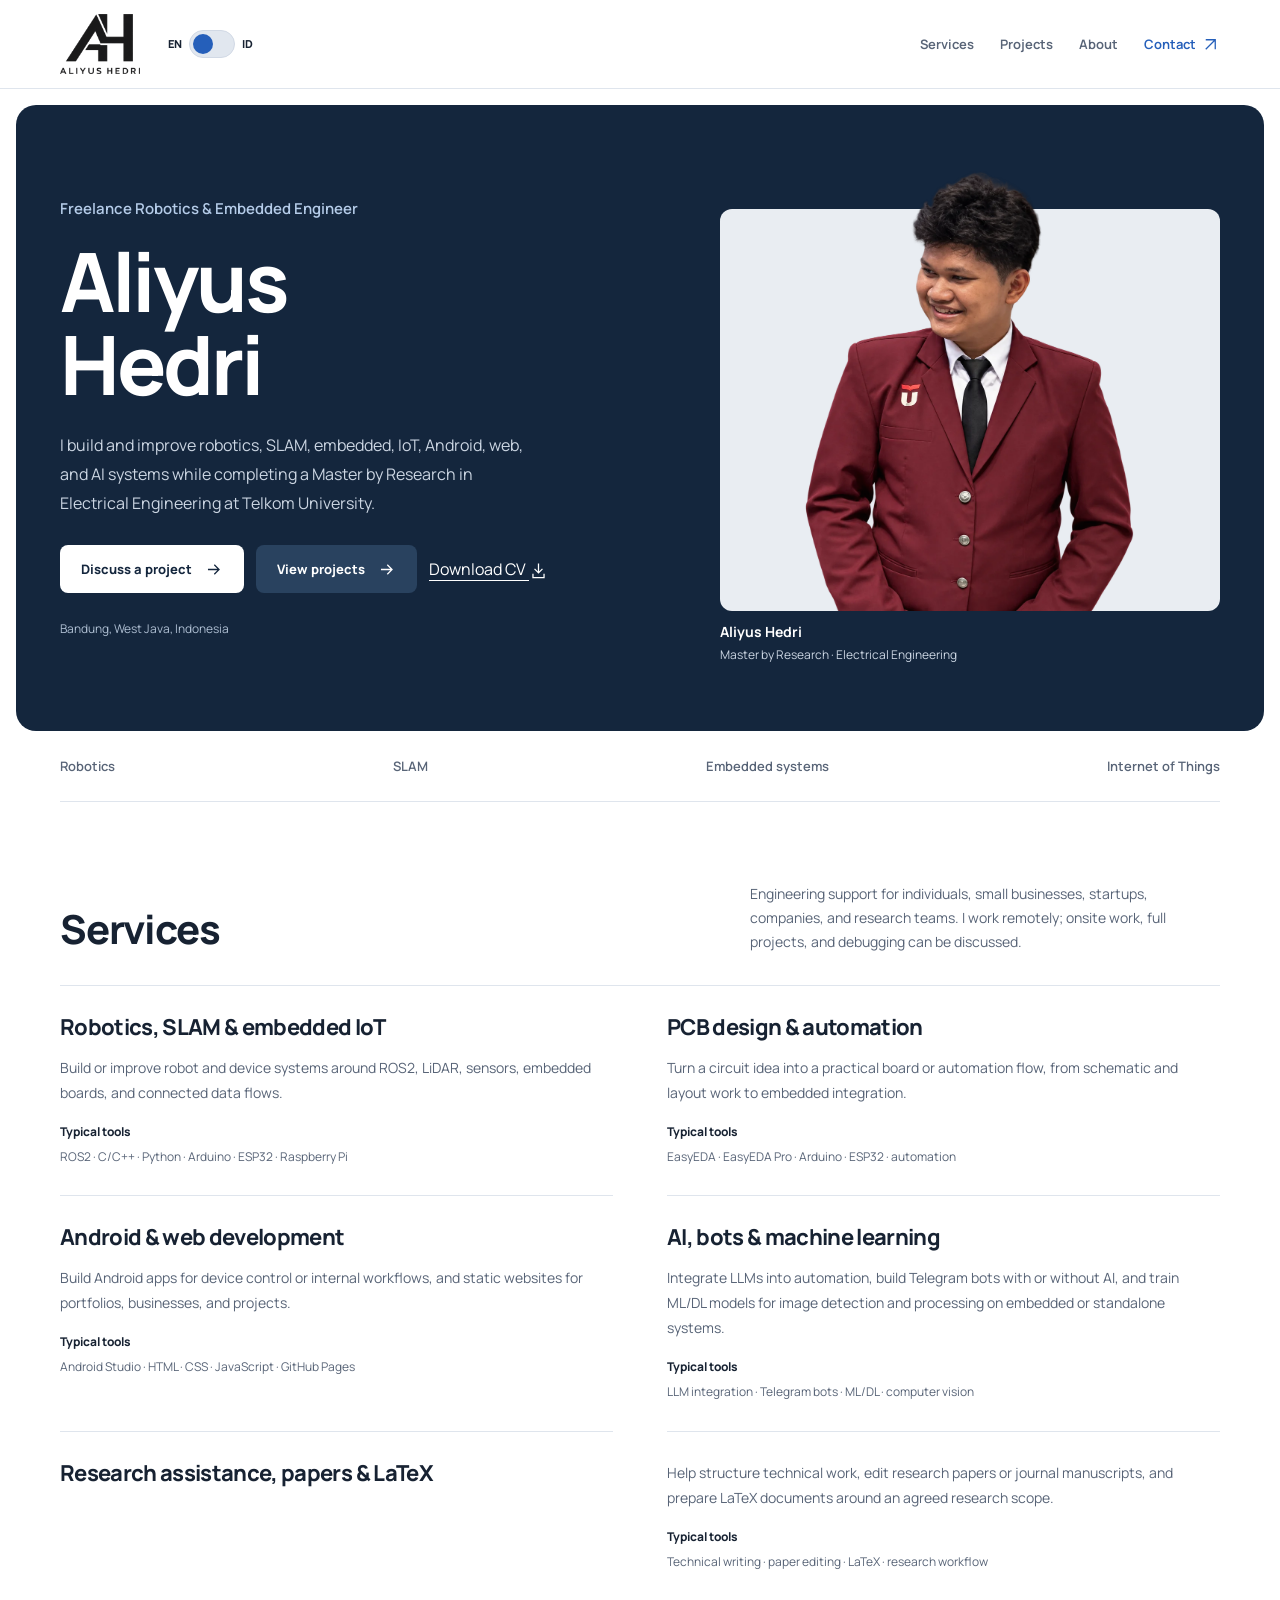
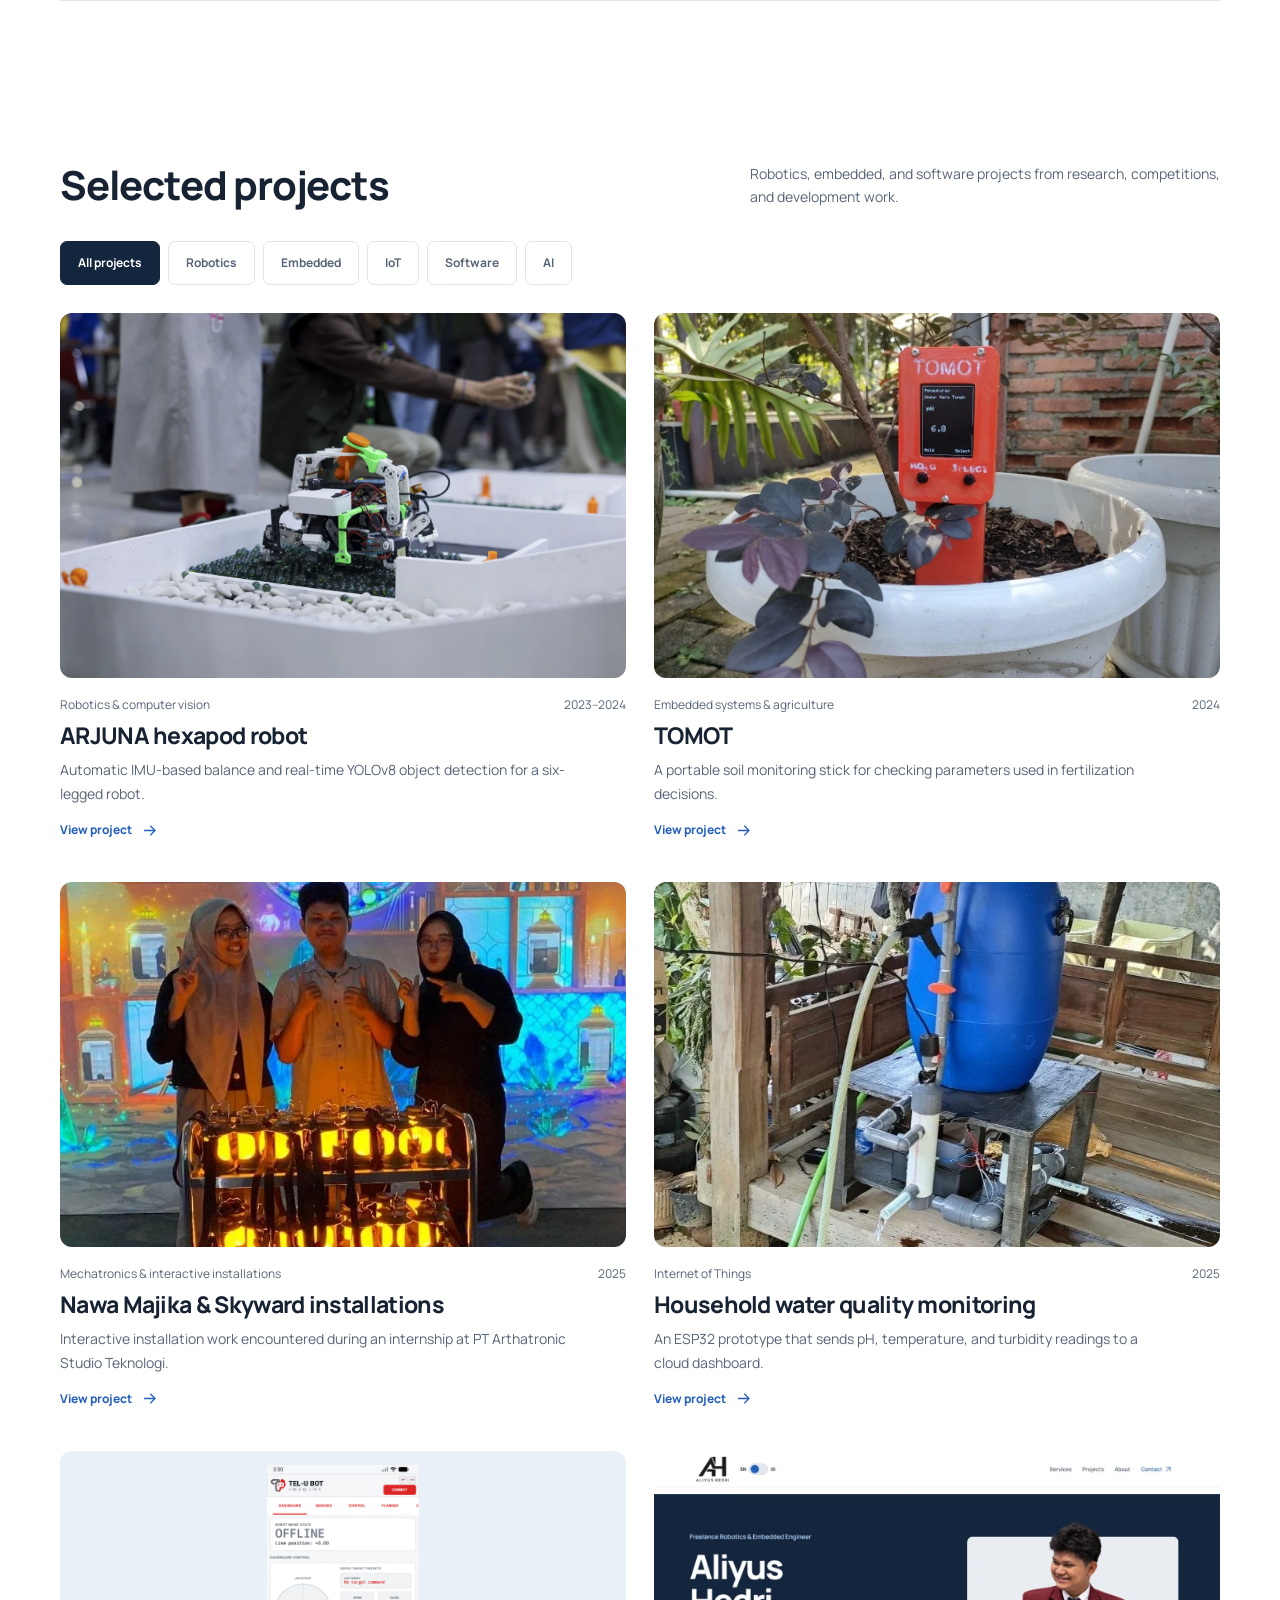
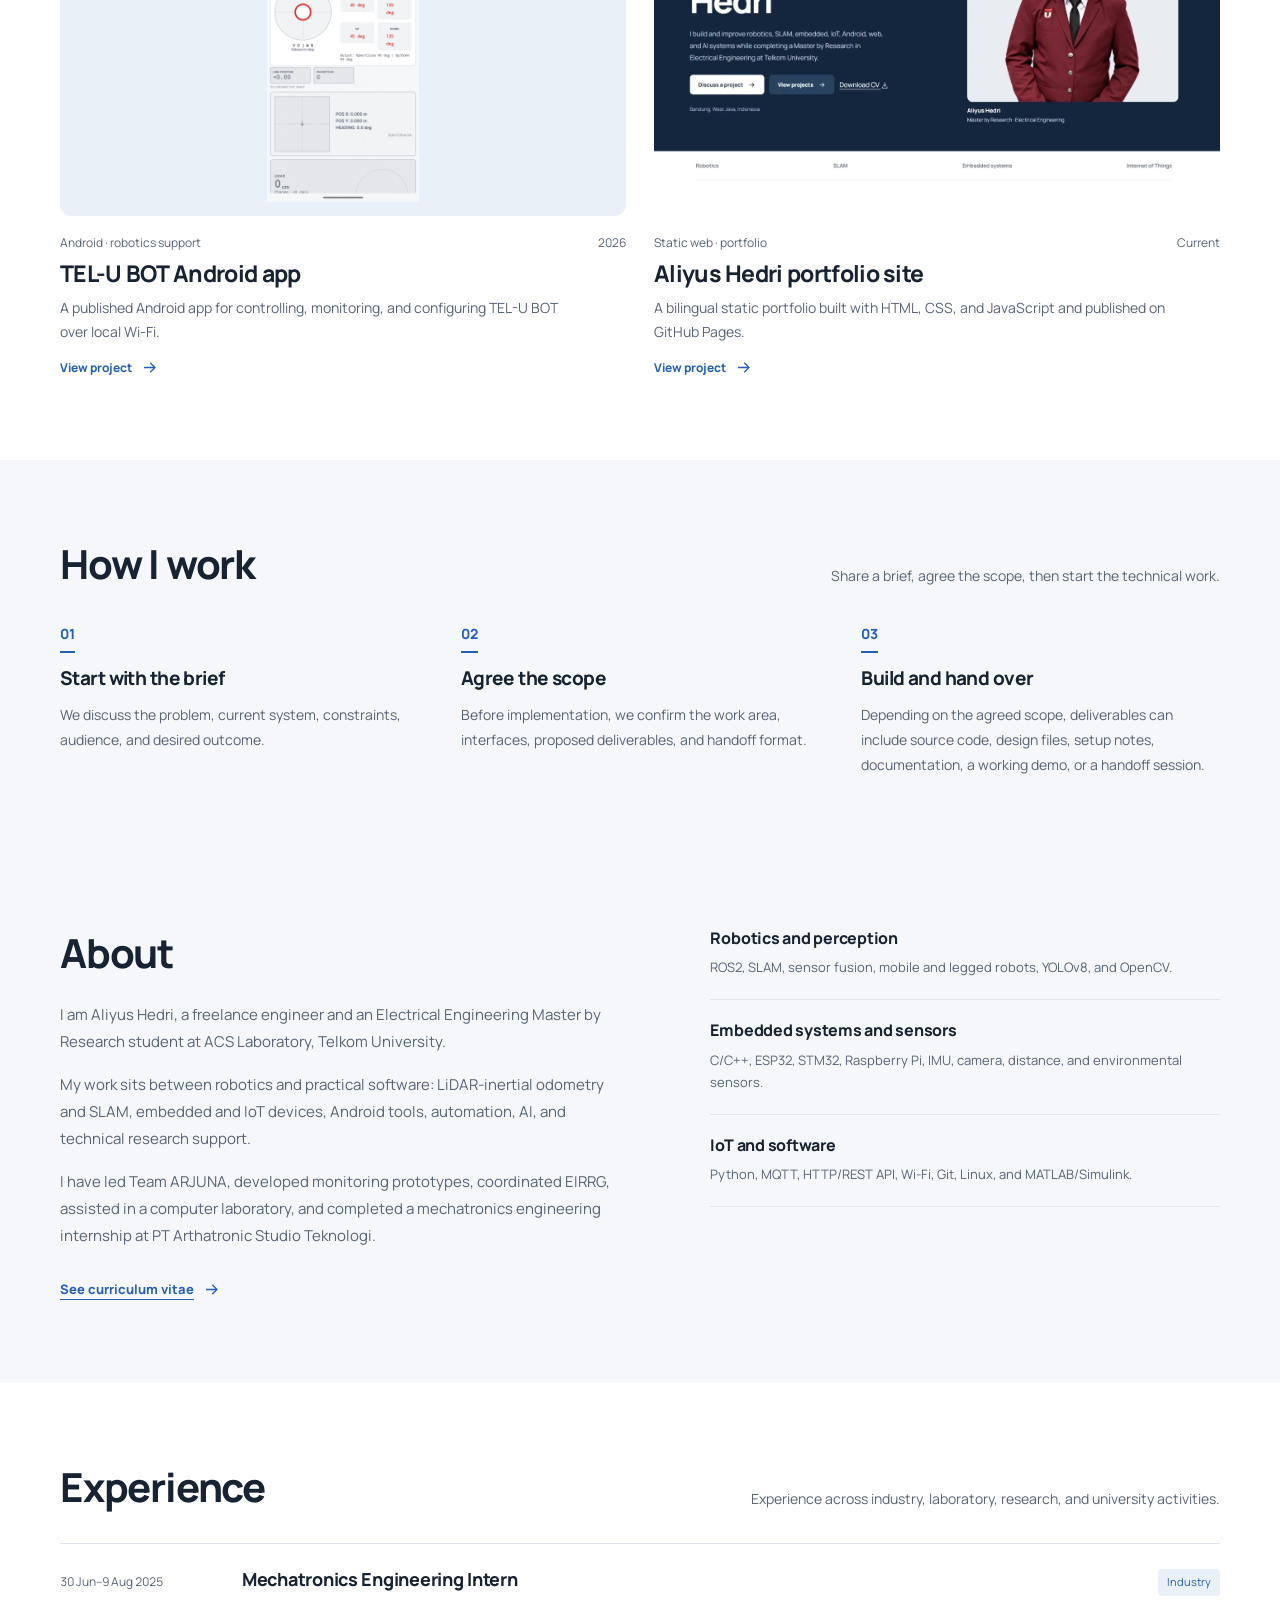
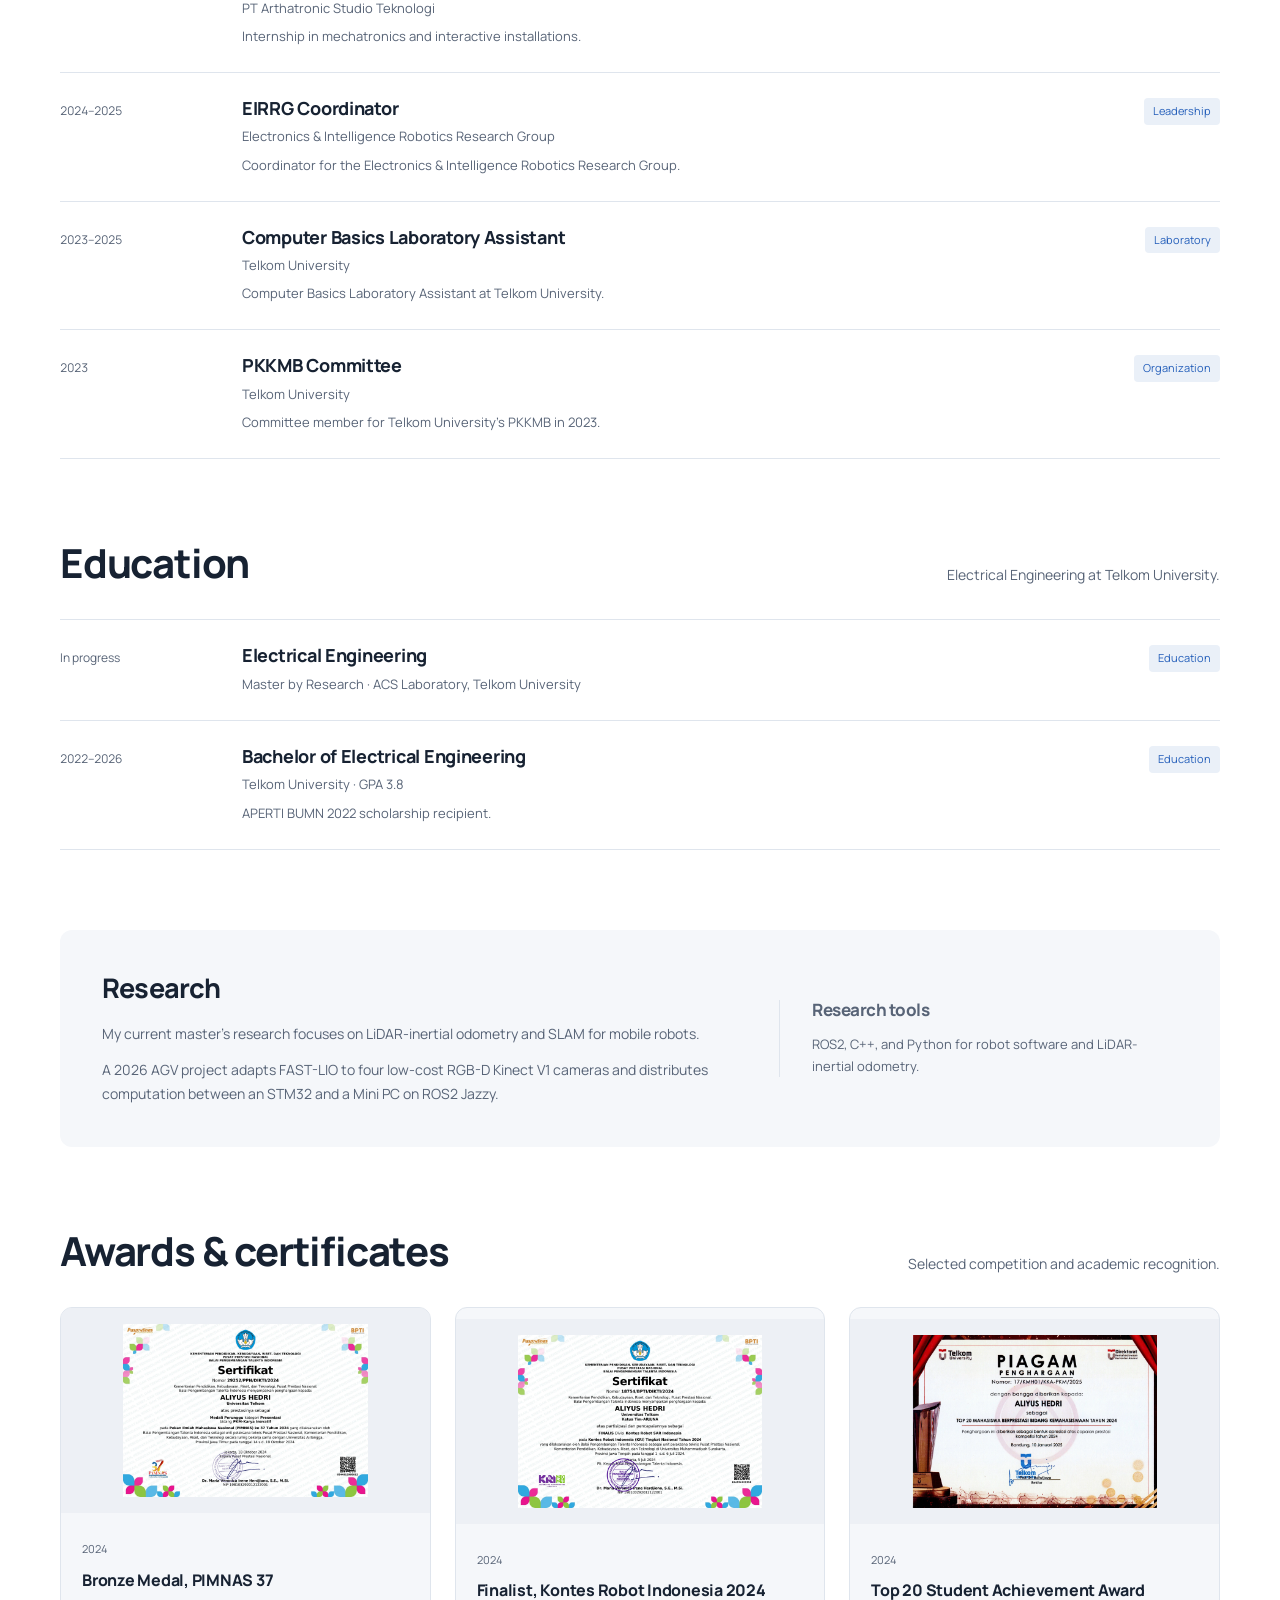
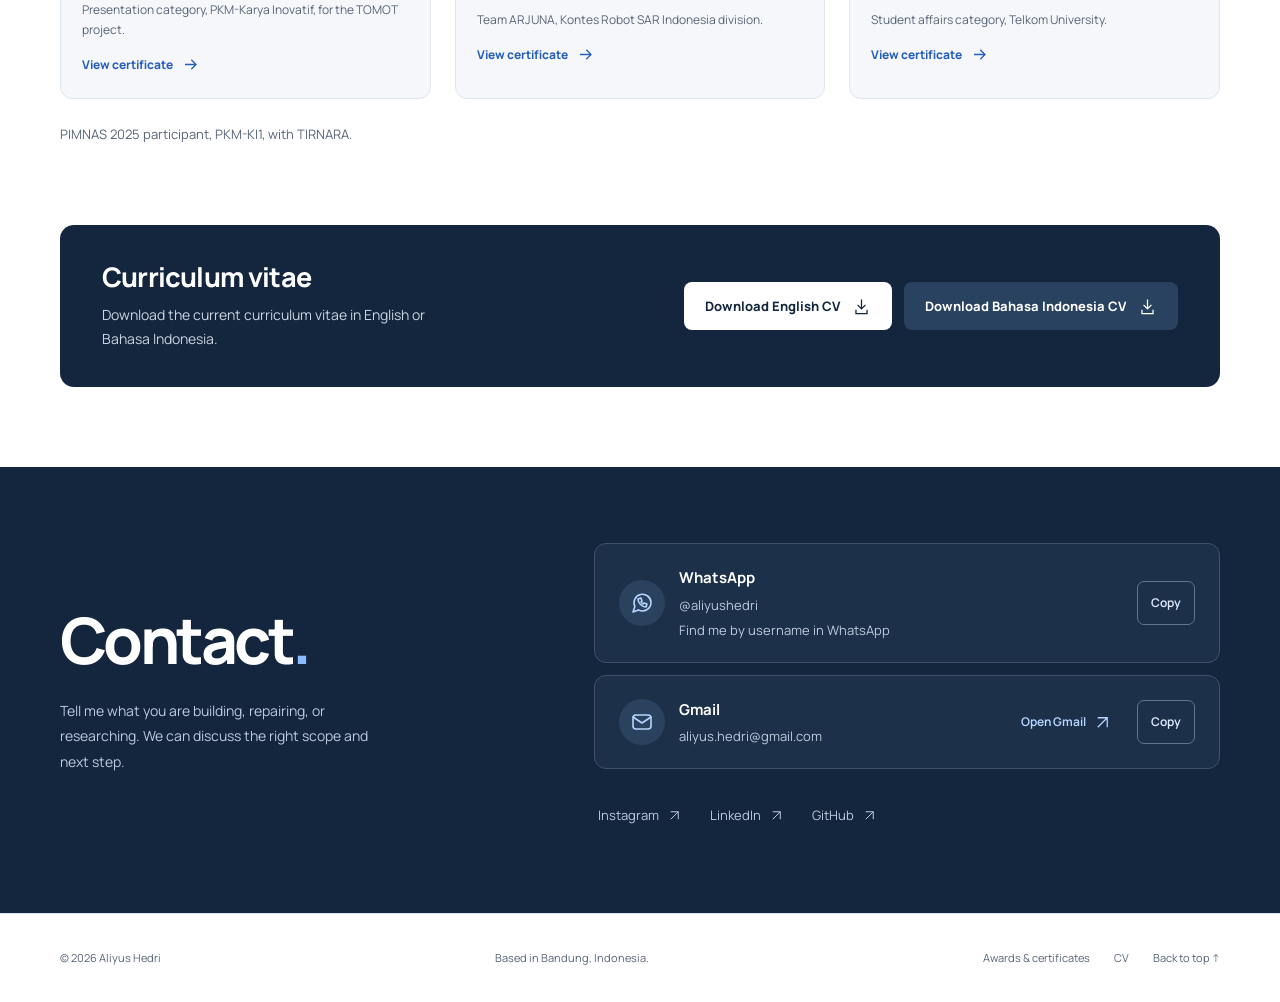
<file: index.html>
<!doctype html>
<html lang="en"><head><meta charset="utf-8"><meta name="viewport" content="width=device-width, initial-scale=1"><meta name="theme-color" content="#14263d"><meta name="description" content="Aliyus Hedri is a freelance robotics and embedded engineer and Electrical Engineering Master by Research student working across SLAM, IoT, Android, web, AI, and research support."><meta name="robots" content="index,follow"><link rel="canonical" href="https://aliyushedri-portfolio.tech/"><link rel="alternate" hreflang="en" href="https://aliyushedri-portfolio.tech/"><link rel="alternate" hreflang="id" href="https://aliyushedri-portfolio.tech/id/"><link rel="alternate" hreflang="x-default" href="https://aliyushedri-portfolio.tech/"><meta property="og:type" content="website"><meta property="og:site_name" content="Aliyus Hedri"><meta property="og:locale" content="en_US"><meta property="og:locale:alternate" content="id_ID"><meta property="og:url" content="https://aliyushedri-portfolio.tech/"><meta property="og:title" content="Aliyus Hedri | Freelance Robotics &amp; Embedded Engineer"><meta property="og:description" content="Aliyus Hedri is a freelance robotics and embedded engineer and Electrical Engineering Master by Research student working across SLAM, IoT, Android, web, AI, and research support."><meta property="og:image" content="https://aliyushedri-portfolio.tech/assets/images/aliyus.webp"><meta property="og:image:alt" content="Aliyus Hedri | Freelance Robotics &amp; Embedded Engineer"><meta name="twitter:card" content="summary_large_image"><meta name="twitter:title" content="Aliyus Hedri | Freelance Robotics &amp; Embedded Engineer"><meta name="twitter:description" content="Aliyus Hedri is a freelance robotics and embedded engineer and Electrical Engineering Master by Research student working across SLAM, IoT, Android, web, AI, and research support."><meta name="twitter:image" content="https://aliyushedri-portfolio.tech/assets/images/aliyus.webp"><title>Aliyus Hedri | Freelance Robotics &amp; Embedded Engineer</title><link rel="icon" type="image/png" href="assets/images/logo.png"><link rel="preload" href="assets/fonts/manrope-latin.woff2" as="font" type="font/woff2" crossorigin><link rel="stylesheet" href="styles.css"><script type="application/ld+json">{"@context":"https://schema.org","@type":"Person","name":"Aliyus Hedri","url":"https://aliyushedri-portfolio.tech/","jobTitle":"Freelance Robotics & Embedded Engineer","sameAs":["https://www.linkedin.com/in/aliyushedri/","https://github.com/aliyushedri","https://www.instagram.com/aliyushedri"]}</script><script src="app.js" defer></script></head><body data-locale="en"><a class="skip-link" href="#main">Skip to main content</a>
<header class="site-header"><div class="container header-inner">
<a class="brand" href="./" aria-label="Aliyus Hedri, home"><img class="logo" src="assets/images/logo.png" alt="Aliyus Hedri logo" width="140" height="100"></a>
<div class="language-control" aria-label="Language selection"><span>EN</span><button class="language-switch" type="button" role="switch" aria-checked="false" aria-label="Switch to Bahasa Indonesia" data-language-target="id/"><span class="switch-thumb"></span></button><span>ID</span></div>
<button class="nav-toggle" type="button" aria-expanded="false" aria-controls="navigation" aria-label="Open navigation menu"><svg class="icon" viewBox="0 0 24 24" fill="none" stroke="currentColor" stroke-width="1.6" aria-hidden="true"><path d="M4 7h16M4 12h16M4 17h16"/></svg></button>
<nav class="desktop-nav" id="navigation" aria-label="Main navigation"><a href="./#services">Services</a><a href="./#projects">Projects</a><a href="./#about">About</a><a class="nav-contact" href="./#contact">Contact <svg class="icon" viewBox="0 0 24 24" fill="none" stroke="currentColor" stroke-width="1.6" aria-hidden="true"><path d="M6 18 18 6M6 6h12v12"/></svg></a></nav>
</div></header><main id="main">
<section class="hero container" aria-labelledby="hero-title"><div class="hero-copy"><p class="intro-line">Freelance Robotics &amp; Embedded Engineer</p><h1 id="hero-title">Aliyus<br>Hedri</h1><p class="hero-description">I build and improve robotics, SLAM, embedded, IoT, Android, web, and AI systems while completing a Master by Research in Electrical Engineering at Telkom University.</p><div class="hero-actions"><a class="button button-primary" href="#contact">Discuss a project <svg class="icon" viewBox="0 0 24 24" fill="none" stroke="currentColor" stroke-width="1.6" aria-hidden="true"><path d="M5 12h14M13 6l6 6-6 6"/></svg></a><a class="button button-secondary" href="#projects">View projects <svg class="icon" viewBox="0 0 24 24" fill="none" stroke="currentColor" stroke-width="1.6" aria-hidden="true"><path d="M5 12h14M13 6l6 6-6 6"/></svg></a><a class="hero-cv-link" href="assets/documents/CV-Aliyus-Hedri-EN.pdf" download>Download CV <svg class="icon" viewBox="0 0 24 24" fill="none" stroke="currentColor" stroke-width="1.6" aria-hidden="true"><path d="M12 3v12m-5-5 5 5 5-5M5 16v5h14v-5"/></svg></a></div><p class="hero-location">Bandung, West Java, Indonesia</p></div><figure class="hero-portrait"><img src="assets/images/aliyus.webp" alt="Aliyus Hedri wearing a Telkom University jacket" width="1334" height="1179" fetchpriority="high"><figcaption class="portrait-caption"><strong>Aliyus Hedri</strong><span>Master by Research · Electrical Engineering</span></figcaption></figure></section>
<div class="container hero-footnote"><span>Robotics</span><span>SLAM</span><span>Embedded systems</span><span>Internet of Things</span></div>

<section class="services-section section container" id="services" aria-labelledby="services-title"><div class="section-heading"><h2 id="services-title">Services</h2><p>Engineering support for individuals, small businesses, startups, companies, and research teams. I work remotely; onsite work, full projects, and debugging can be discussed.</p></div><div class="service-grid"><article class="service-card"><h3>Robotics, SLAM &amp; embedded IoT</h3><p>Build or improve robot and device systems around ROS2, LiDAR, sensors, embedded boards, and connected data flows.</p><p class="service-tools"><span>Typical tools</span>ROS2 · C/C++ · Python · Arduino · ESP32 · Raspberry Pi</p></article><article class="service-card"><h3>PCB design &amp; automation</h3><p>Turn a circuit idea into a practical board or automation flow, from schematic and layout work to embedded integration.</p><p class="service-tools"><span>Typical tools</span>EasyEDA · EasyEDA Pro · Arduino · ESP32 · automation</p></article><article class="service-card"><h3>Android &amp; web development</h3><p>Build Android apps for device control or internal workflows, and static websites for portfolios, businesses, and projects.</p><p class="service-tools"><span>Typical tools</span>Android Studio · HTML · CSS · JavaScript · GitHub Pages</p></article><article class="service-card"><h3>AI, bots &amp; machine learning</h3><p>Integrate LLMs into automation, build Telegram bots with or without AI, and train ML/DL models for image detection and processing on embedded or standalone systems.</p><p class="service-tools"><span>Typical tools</span>LLM integration · Telegram bots · ML/DL · computer vision</p></article><article class="service-card"><h3>Research assistance, papers &amp; LaTeX</h3><p>Help structure technical work, edit research papers or journal manuscripts, and prepare LaTeX documents around an agreed research scope.</p><p class="service-tools"><span>Typical tools</span>Technical writing · paper editing · LaTeX · research workflow</p></article></div></section>

<section class="section container" id="projects" aria-labelledby="projects-title"><div class="section-heading"><h2 id="projects-title">Selected projects</h2><p>Robotics, embedded, and software projects from research, competitions, and development work.</p></div><div class="project-filters" role="group" aria-label="Filter projects by field"><button class="filter-button" type="button" data-filter="all" aria-pressed="true">All projects</button><button class="filter-button" type="button" data-filter="robotics" aria-pressed="false">Robotics</button><button class="filter-button" type="button" data-filter="embedded" aria-pressed="false">Embedded</button><button class="filter-button" type="button" data-filter="iot" aria-pressed="false">IoT</button><button class="filter-button" type="button" data-filter="software" aria-pressed="false">Software</button><button class="filter-button" type="button" data-filter="ai" aria-pressed="false">AI</button></div><p id="filter-status" class="sr-only" role="status" aria-live="polite">6 projects shown</p><div class="project-grid"><a class="project-card" href="proyek-hexapod.html" data-category="robotics ai"><div class="project-image image-hexapod"><img src="assets/images/hexapod.webp" alt="ARJUNA hexapod robot during a robotics competition" width="1200" height="900" loading="lazy"></div><div class="project-meta"><span>Robotics &amp; computer vision</span><span>2023–2024</span></div><h3>ARJUNA hexapod robot</h3><p class="project-summary">Automatic IMU-based balance and real-time YOLOv8 object detection for a six-legged robot.</p><span class="project-link">View project <svg class="icon" viewBox="0 0 24 24" fill="none" stroke="currentColor" stroke-width="1.6" aria-hidden="true"><path d="M5 12h14M13 6l6 6-6 6"/></svg></span></a><a class="project-card" href="proyek-tomot.html" data-category="embedded iot"><div class="project-image image-tomot"><img src="assets/images/tomot.webp" alt="TOMOT portable soil monitoring device" width="1200" height="900" loading="lazy"></div><div class="project-meta"><span>Embedded systems &amp; agriculture</span><span>2024</span></div><h3>TOMOT</h3><p class="project-summary">A portable soil monitoring stick for checking parameters used in fertilization decisions.</p><span class="project-link">View project <svg class="icon" viewBox="0 0 24 24" fill="none" stroke="currentColor" stroke-width="1.6" aria-hidden="true"><path d="M5 12h14M13 6l6 6-6 6"/></svg></span></a><a class="project-card" href="proyek-instalasi.html" data-category="embedded"><div class="project-image image-nawa"><img src="assets/images/nawa.webp" alt="Nawa Majika interactive installation during an internship" width="1200" height="900" loading="lazy"></div><div class="project-meta"><span>Mechatronics &amp; interactive installations</span><span>2025</span></div><h3>Nawa Majika &amp; Skyward installations</h3><p class="project-summary">Interactive installation work encountered during an internship at PT Arthatronic Studio Teknologi.</p><span class="project-link">View project <svg class="icon" viewBox="0 0 24 24" fill="none" stroke="currentColor" stroke-width="1.6" aria-hidden="true"><path d="M5 12h14M13 6l6 6-6 6"/></svg></span></a><a class="project-card" href="proyek-kualitas-air.html" data-category="embedded iot"><div class="project-image image-water"><img src="assets/images/water.webp" alt="ESP32 household water quality monitoring prototype" width="1200" height="900" loading="lazy"></div><div class="project-meta"><span>Internet of Things</span><span>2025</span></div><h3>Household water quality monitoring</h3><p class="project-summary">An ESP32 prototype that sends pH, temperature, and turbidity readings to a cloud dashboard.</p><span class="project-link">View project <svg class="icon" viewBox="0 0 24 24" fill="none" stroke="currentColor" stroke-width="1.6" aria-hidden="true"><path d="M5 12h14M13 6l6 6-6 6"/></svg></span></a><a class="project-card" href="proyek-telubot-android.html" data-category="software android robotics"><div class="project-image image-telubot"><img src="assets/images/telubot.webp" alt="TEL-U BOT Android app project" width="1200" height="900" loading="lazy"></div><div class="project-meta"><span>Android · robotics support</span><span>2026</span></div><h3>TEL-U BOT Android app</h3><p class="project-summary">A published Android app for controlling, monitoring, and configuring TEL-U BOT over local Wi-Fi.</p><span class="project-link">View project <svg class="icon" viewBox="0 0 24 24" fill="none" stroke="currentColor" stroke-width="1.6" aria-hidden="true"><path d="M5 12h14M13 6l6 6-6 6"/></svg></span></a><a class="project-card" href="proyek-portfolio-site.html" data-category="software web"><div class="project-image image-portfolio"><img src="assets/images/portfolio.webp" alt="Aliyus Hedri portfolio website" width="1200" height="900" loading="lazy"></div><div class="project-meta"><span>Static web · portfolio</span><span>Current</span></div><h3>Aliyus Hedri portfolio site</h3><p class="project-summary">A bilingual static portfolio built with HTML, CSS, and JavaScript and published on GitHub Pages.</p><span class="project-link">View project <svg class="icon" viewBox="0 0 24 24" fill="none" stroke="currentColor" stroke-width="1.6" aria-hidden="true"><path d="M5 12h14M13 6l6 6-6 6"/></svg></span></a></div></section>

<section class="process-section section" id="how-work" aria-labelledby="how-work-title"><div class="container"><div class="section-heading"><h2 id="how-work-title">How I work</h2><p>Share a brief, agree the scope, then start the technical work.</p></div><div class="process-grid"><article class="process-step"><span class="process-number" aria-hidden="true">01</span><h3>Start with the brief</h3><p>We discuss the problem, current system, constraints, audience, and desired outcome.</p></article><article class="process-step"><span class="process-number" aria-hidden="true">02</span><h3>Agree the scope</h3><p>Before implementation, we confirm the work area, interfaces, proposed deliverables, and handoff format.</p></article><article class="process-step"><span class="process-number" aria-hidden="true">03</span><h3>Build and hand over</h3><p>Depending on the agreed scope, deliverables can include source code, design files, setup notes, documentation, a working demo, or a handoff session.</p></article></div></div></section>

<section class="about-section" id="about" aria-labelledby="about-title"><div class="container about-grid"><div class="about-copy"><h2 id="about-title">About</h2><p>I am Aliyus Hedri, a freelance engineer and an Electrical Engineering Master by Research student at ACS Laboratory, Telkom University.</p><p>My work sits between robotics and practical software: LiDAR-inertial odometry and SLAM, embedded and IoT devices, Android tools, automation, AI, and technical research support.</p><p>I have led Team ARJUNA, developed monitoring prototypes, coordinated EIRRG, assisted in a computer laboratory, and completed a mechatronics engineering internship at PT Arthatronic Studio Teknologi.</p><a class="text-link" href="./#cv">See curriculum vitae <svg class="icon" viewBox="0 0 24 24" fill="none" stroke="currentColor" stroke-width="1.6" aria-hidden="true"><path d="M5 12h14M13 6l6 6-6 6"/></svg></a></div><div class="expertise-list"><div class="expertise-item"><h3>Robotics and perception</h3><p>ROS2, SLAM, sensor fusion, mobile and legged robots, YOLOv8, and OpenCV.</p></div><div class="expertise-item"><h3>Embedded systems and sensors</h3><p>C/C++, ESP32, STM32, Raspberry Pi, IMU, camera, distance, and environmental sensors.</p></div><div class="expertise-item"><h3>IoT and software</h3><p>Python, MQTT, HTTP/REST API, Wi-Fi, Git, Linux, and MATLAB/Simulink.</p></div></div></div></section>

<section class="section container" id="experience" aria-labelledby="experience-title"><div class="section-heading"><h2 id="experience-title">Experience</h2><p>Experience across industry, laboratory, research, and university activities.</p></div><div class="experience-list"><article class="experience-item"><p class="experience-period">30 Jun–9 Aug 2025</p><div class="experience-detail"><h3>Mechatronics Engineering Intern</h3><p>PT Arthatronic Studio Teknologi</p><p>Internship in mechatronics and interactive installations.</p></div><span class="experience-type">Industry</span></article><article class="experience-item"><p class="experience-period">2024–2025</p><div class="experience-detail"><h3>EIRRG Coordinator</h3><p>Electronics &amp; Intelligence Robotics Research Group</p><p>Coordinator for the Electronics &amp; Intelligence Robotics Research Group.</p></div><span class="experience-type">Leadership</span></article><article class="experience-item"><p class="experience-period">2023–2025</p><div class="experience-detail"><h3>Computer Basics Laboratory Assistant</h3><p>Telkom University</p><p>Computer Basics Laboratory Assistant at Telkom University.</p></div><span class="experience-type">Laboratory</span></article><article class="experience-item"><p class="experience-period">2023</p><div class="experience-detail"><h3>PKKMB Committee</h3><p>Telkom University</p><p>Committee member for Telkom University&#x27;s PKKMB in 2023.</p></div><span class="experience-type">Organization</span></article></div></section>

<section class="section compact-section container" id="education" aria-labelledby="education-title"><div class="section-heading"><h2 id="education-title">Education</h2><p>Electrical Engineering at Telkom University.</p></div><div class="experience-list"><article class="experience-item"><p class="experience-period">In progress</p><div class="experience-detail"><h3>Electrical Engineering</h3><p>Master by Research · ACS Laboratory, Telkom University</p></div><span class="experience-type">Education</span></article><article class="experience-item"><p class="experience-period">2022–2026</p><div class="experience-detail"><h3>Bachelor of Electrical Engineering</h3><p>Telkom University · GPA 3.8</p><p>APERTI BUMN 2022 scholarship recipient.</p></div><span class="experience-type">Education</span></article></div></section>

<section class="container research-block" id="research" aria-labelledby="research-title"><div class="research-copy"><h2 id="research-title">Research</h2><p>My current master&#x27;s research focuses on LiDAR-inertial odometry and SLAM for mobile robots.</p><p>A 2026 AGV project adapts FAST-LIO to four low-cost RGB-D Kinect V1 cameras and distributes computation between an STM32 and a Mini PC on ROS2 Jazzy.</p></div><aside class="research-note"><span class="research-symbol" aria-hidden="true">3D</span><h3>Research tools</h3><p>ROS2, C++, and Python for robot software and LiDAR-inertial odometry.</p></aside></section>

<section class="section award-section" id="awards" aria-labelledby="awards-title"><div class="container"><div class="section-heading"><h2 id="awards-title">Awards &amp; certificates</h2><p>Selected competition and academic recognition.</p></div><div class="award-grid"><button class="award-card" type="button" data-certificate="assets/images/pimnas-2024.webp" data-certificate-title="Bronze Medal, PIMNAS 37" aria-label="View certificate: Bronze Medal, PIMNAS 37"><div class="award-image"><img src="assets/images/pimnas-2024.webp" alt="Certificate: Bronze Medal, PIMNAS 37" width="800" height="560" loading="lazy"></div><div class="award-content"><span class="award-year">2024</span><h3>Bronze Medal, PIMNAS 37</h3><p>Presentation category, PKM-Karya Inovatif, for the TOMOT project.</p><span class="project-link">View certificate <svg class="icon" viewBox="0 0 24 24" fill="none" stroke="currentColor" stroke-width="1.6" aria-hidden="true"><path d="M5 12h14M13 6l6 6-6 6"/></svg></span></div></button><button class="award-card" type="button" data-certificate="assets/images/kri-2024.webp" data-certificate-title="Finalist, Kontes Robot Indonesia 2024" aria-label="View certificate: Finalist, Kontes Robot Indonesia 2024"><div class="award-image"><img src="assets/images/kri-2024.webp" alt="Certificate: Finalist, Kontes Robot Indonesia 2024" width="800" height="560" loading="lazy"></div><div class="award-content"><span class="award-year">2024</span><h3>Finalist, Kontes Robot Indonesia 2024</h3><p>Team ARJUNA, Kontes Robot SAR Indonesia division.</p><span class="project-link">View certificate <svg class="icon" viewBox="0 0 24 24" fill="none" stroke="currentColor" stroke-width="1.6" aria-hidden="true"><path d="M5 12h14M13 6l6 6-6 6"/></svg></span></div></button><button class="award-card" type="button" data-certificate="assets/images/mawapres-2024.webp" data-certificate-title="Top 20 Student Achievement Award" aria-label="View certificate: Top 20 Student Achievement Award"><div class="award-image"><img src="assets/images/mawapres-2024.webp" alt="Certificate: Top 20 Student Achievement Award" width="800" height="560" loading="lazy"></div><div class="award-content"><span class="award-year">2024</span><h3>Top 20 Student Achievement Award</h3><p>Student affairs category, Telkom University.</p><span class="project-link">View certificate <svg class="icon" viewBox="0 0 24 24" fill="none" stroke="currentColor" stroke-width="1.6" aria-hidden="true"><path d="M5 12h14M13 6l6 6-6 6"/></svg></span></div></button></div><p class="additional-award">PIMNAS 2025 participant, PKM-KI1, with TIRNARA.</p></div></section>

<section class="cv-section container" id="cv" aria-labelledby="cv-title"><div class="section-heading"><h2 id="cv-title">Curriculum vitae</h2><p>Download the current curriculum vitae in English or Bahasa Indonesia.</p></div><div class="cv-actions"><a class="button button-primary" href="assets/documents/CV-Aliyus-Hedri-EN.pdf" download>Download English CV <svg class="icon" viewBox="0 0 24 24" fill="none" stroke="currentColor" stroke-width="1.6" aria-hidden="true"><path d="M12 3v12m-5-5 5 5 5-5M5 16v5h14v-5"/></svg></a><a class="button button-secondary" href="assets/documents/CV-Aliyus-Hedri.pdf" download>Download Bahasa Indonesia CV <svg class="icon" viewBox="0 0 24 24" fill="none" stroke="currentColor" stroke-width="1.6" aria-hidden="true"><path d="M12 3v12m-5-5 5 5 5-5M5 16v5h14v-5"/></svg></a></div></section>

<section class="contact-section" id="contact" aria-labelledby="contact-title"><div class="container contact-inner"><div class="contact-copy"><h2 id="contact-title">Contact<span aria-hidden="true">.</span></h2><p>Tell me what you are building, repairing, or researching. We can discuss the right scope and next step.</p></div><div class="contact-channels"><div class="contact-primary"><div class="contact-card contact-username" aria-label="WhatsApp: @aliyushedri"><span class="contact-symbol" aria-hidden="true"><svg viewBox="0 0 24 24" fill="none" stroke="currentColor" stroke-width="1.6" stroke-linecap="round" stroke-linejoin="round"><path d="M21 11.5a8.5 8.5 0 0 1-12.6 7.4L3 21l1.9-5.4A8.5 8.5 0 1 1 21 11.5Z"/><path d="M8 8c0 4 4 8 8 8l1-3-3-1-1 1-2-2 1-1-1-3Z"/></svg></span><span class="contact-card-label">WhatsApp<small>@aliyushedri</small><small>Find me by username in WhatsApp</small></span><button class="copy-contact" type="button" data-copy="username" data-copy-value="@aliyushedri" data-copy-success="WhatsApp username copied" data-copy-failed="Copy failed; select the text manually" aria-label="Copy WhatsApp username"><span aria-hidden="true">Copy</span></button><span class="copy-status" data-copy-status="username" role="status" aria-live="polite"></span></div><div class="contact-card contact-email-card"><span class="contact-symbol" aria-hidden="true"><svg viewBox="0 0 24 24" fill="none" stroke="currentColor" stroke-width="1.6" stroke-linecap="round" stroke-linejoin="round"><rect x="3" y="5" width="18" height="14" rx="3"/><path d="m3 7 9 6 9-6"/></svg></span><span class="contact-card-label">Gmail<small>aliyus.hedri@gmail.com</small></span><a class="contact-email-link" href="https://mail.google.com/mail/?view=cm&amp;fs=1&amp;to=aliyus.hedri%40gmail.com" target="_blank" rel="noopener" aria-label="Gmail: aliyus.hedri@gmail.com">Open Gmail <svg class="icon" viewBox="0 0 24 24" fill="none" stroke="currentColor" stroke-width="1.6" aria-hidden="true"><path d="M6 18 18 6M6 6h12v12"/></svg></a><button class="copy-contact" type="button" data-copy="email" data-copy-value="aliyus.hedri@gmail.com" data-copy-success="Email address copied" data-copy-failed="Copy failed; select the text manually" aria-label="Copy email address"><span aria-hidden="true">Copy</span></button><span class="copy-status" data-copy-status="email" role="status" aria-live="polite"></span></div></div><div class="contact-socials"><a href="https://www.instagram.com/aliyushedri" target="_blank" rel="noopener" aria-label="Instagram: aliyushedri">Instagram<svg class="icon" viewBox="0 0 24 24" fill="none" stroke="currentColor" stroke-width="1.6" aria-hidden="true"><path d="M6 18 18 6M6 6h12v12"/></svg></a><a href="https://www.linkedin.com/in/aliyushedri/" target="_blank" rel="noopener" aria-label="LinkedIn: aliyushedri">LinkedIn<svg class="icon" viewBox="0 0 24 24" fill="none" stroke="currentColor" stroke-width="1.6" aria-hidden="true"><path d="M6 18 18 6M6 6h12v12"/></svg></a><a href="https://github.com/aliyushedri" target="_blank" rel="noopener" aria-label="GitHub: aliyushedri">GitHub<svg class="icon" viewBox="0 0 24 24" fill="none" stroke="currentColor" stroke-width="1.6" aria-hidden="true"><path d="M6 18 18 6M6 6h12v12"/></svg></a></div></div></div></section>
</main><footer class="site-footer"><div class="container footer-inner"><span>© 2026 Aliyus Hedri</span><span>Based in Bandung, Indonesia.</span><nav class="footer-nav" aria-label="Footer links"><a href="./#awards">Awards &amp; certificates</a><a href="./#cv">CV</a><a href="#main">Back to top ↑</a></nav></div></footer><dialog id="certificate-dialog" class="certificate-dialog" aria-labelledby="certificate-title"><button class="dialog-close" type="button" aria-label="Close certificate dialog"><svg class="icon" viewBox="0 0 24 24" fill="none" stroke="currentColor" stroke-width="1.8" aria-hidden="true"><path d="m6 6 12 12M18 6 6 18"/></svg></button><h2 id="certificate-title"></h2><img id="certificate-image" alt=""></dialog></body></html>
</file>
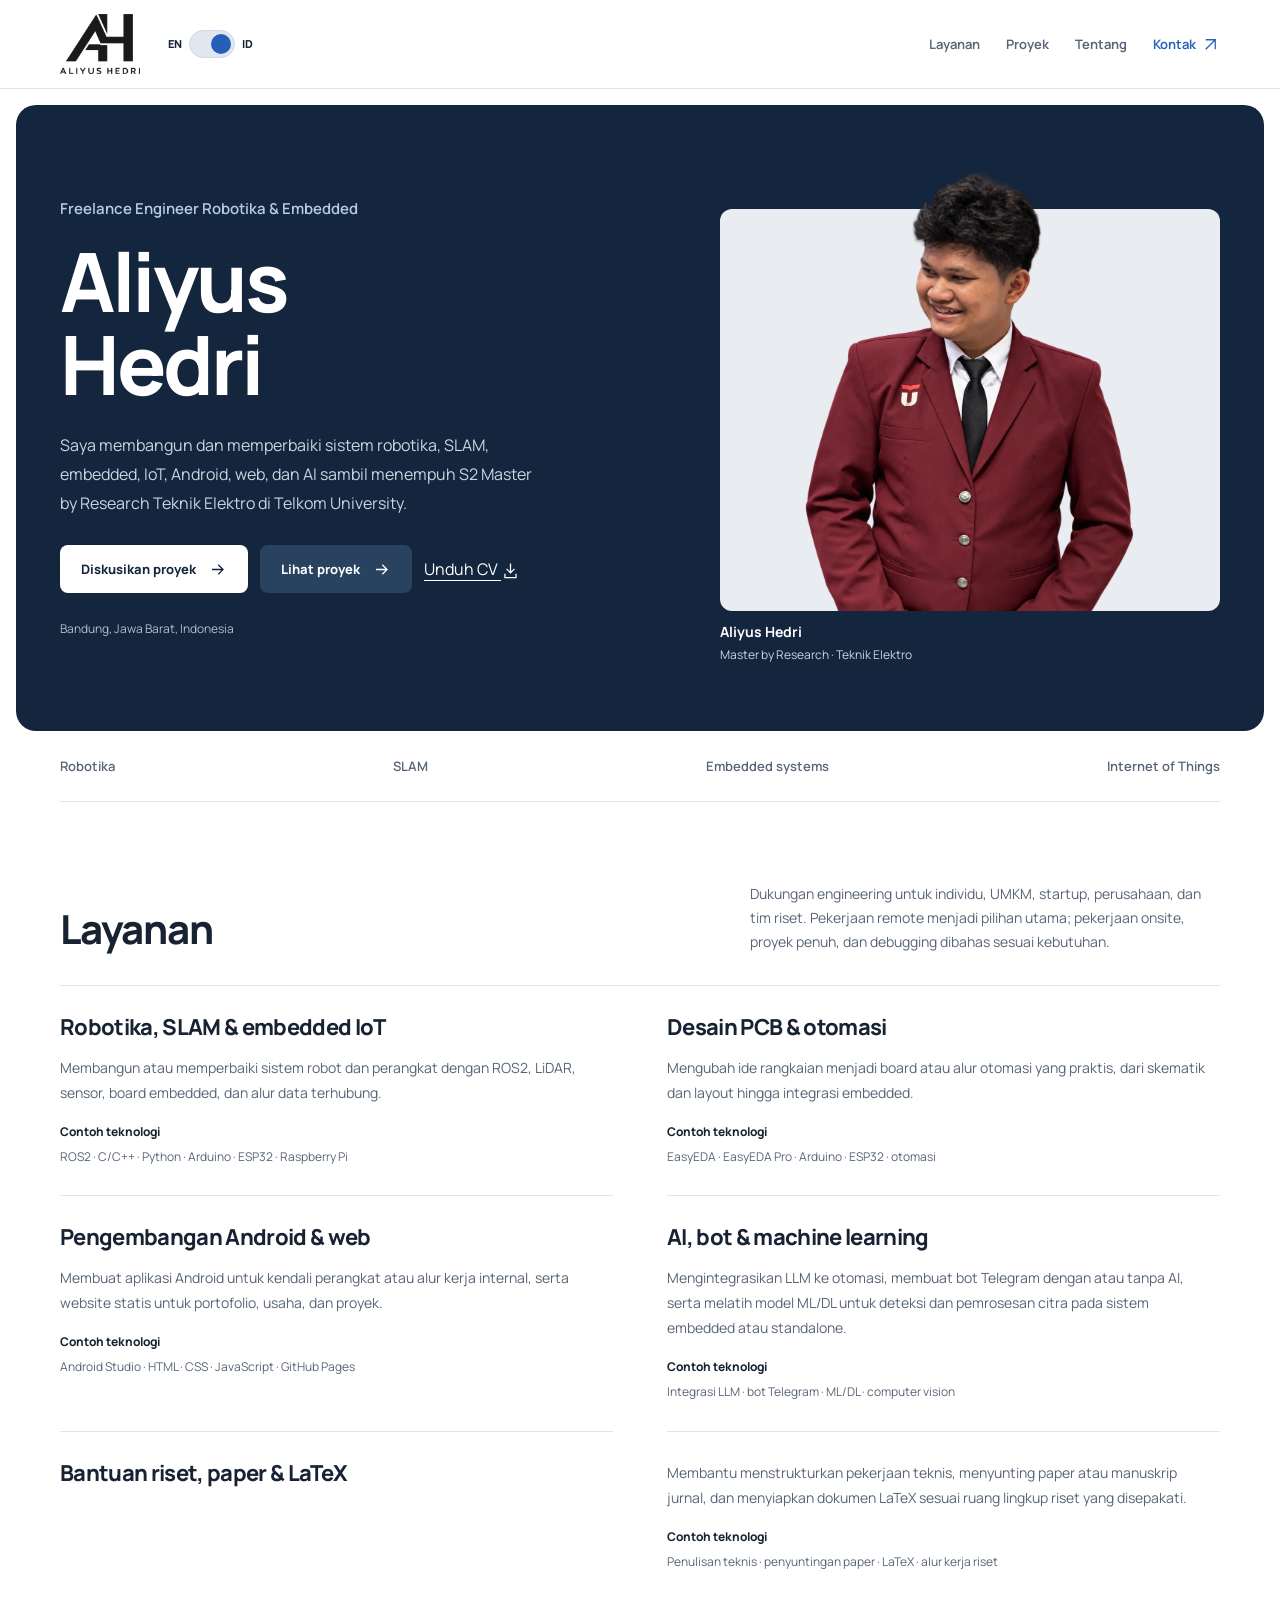
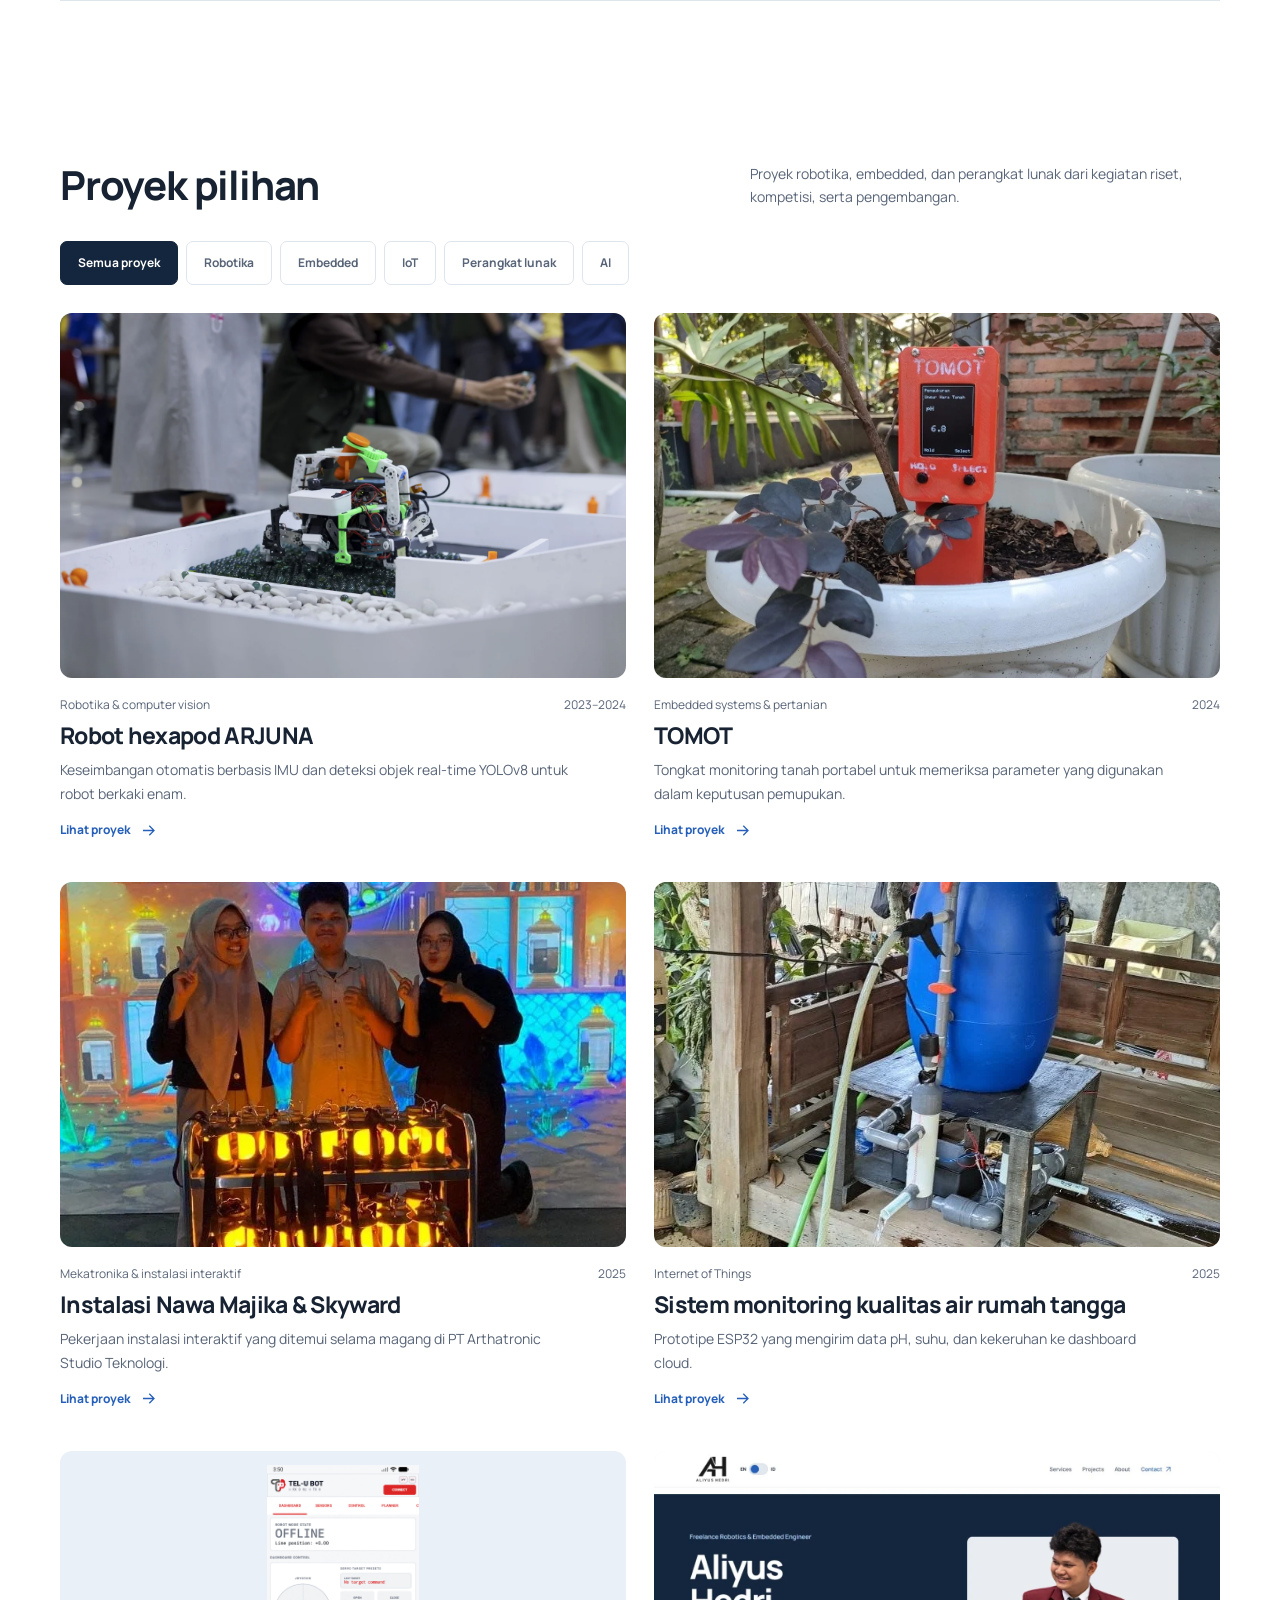
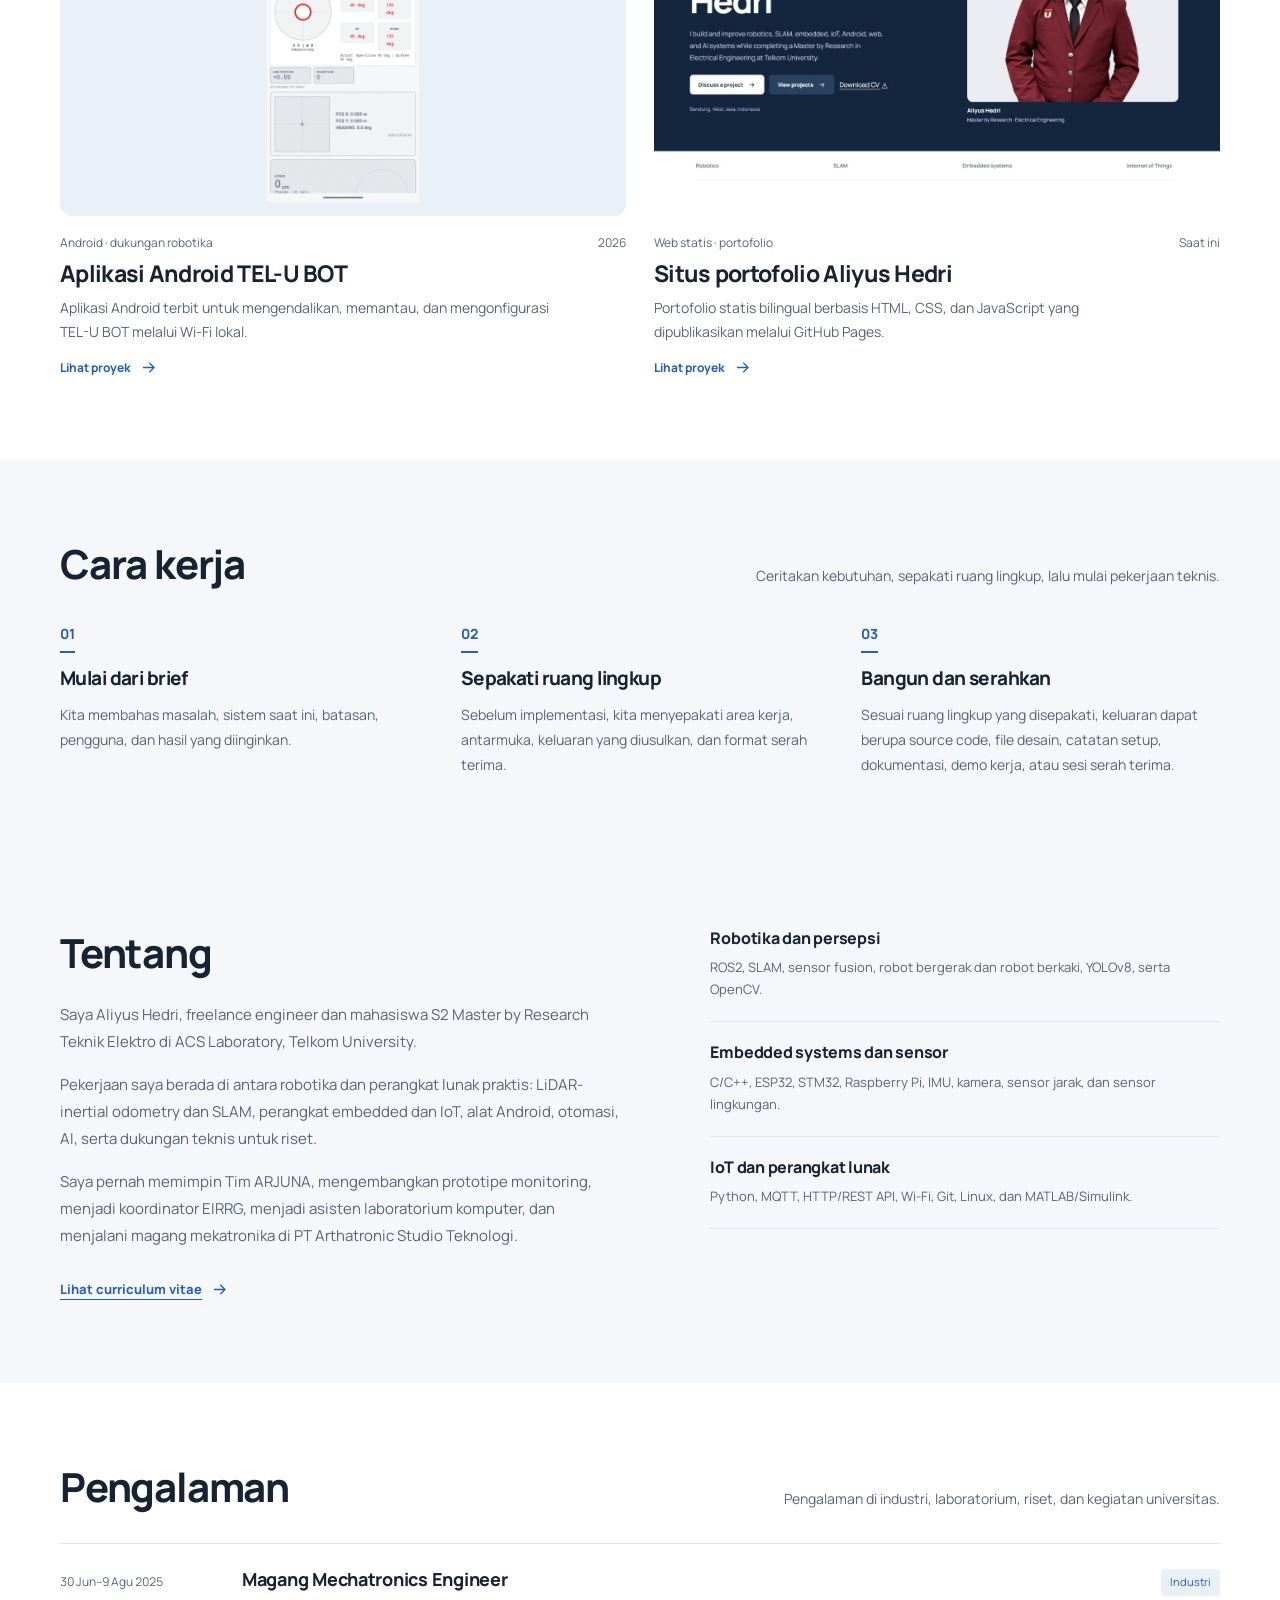
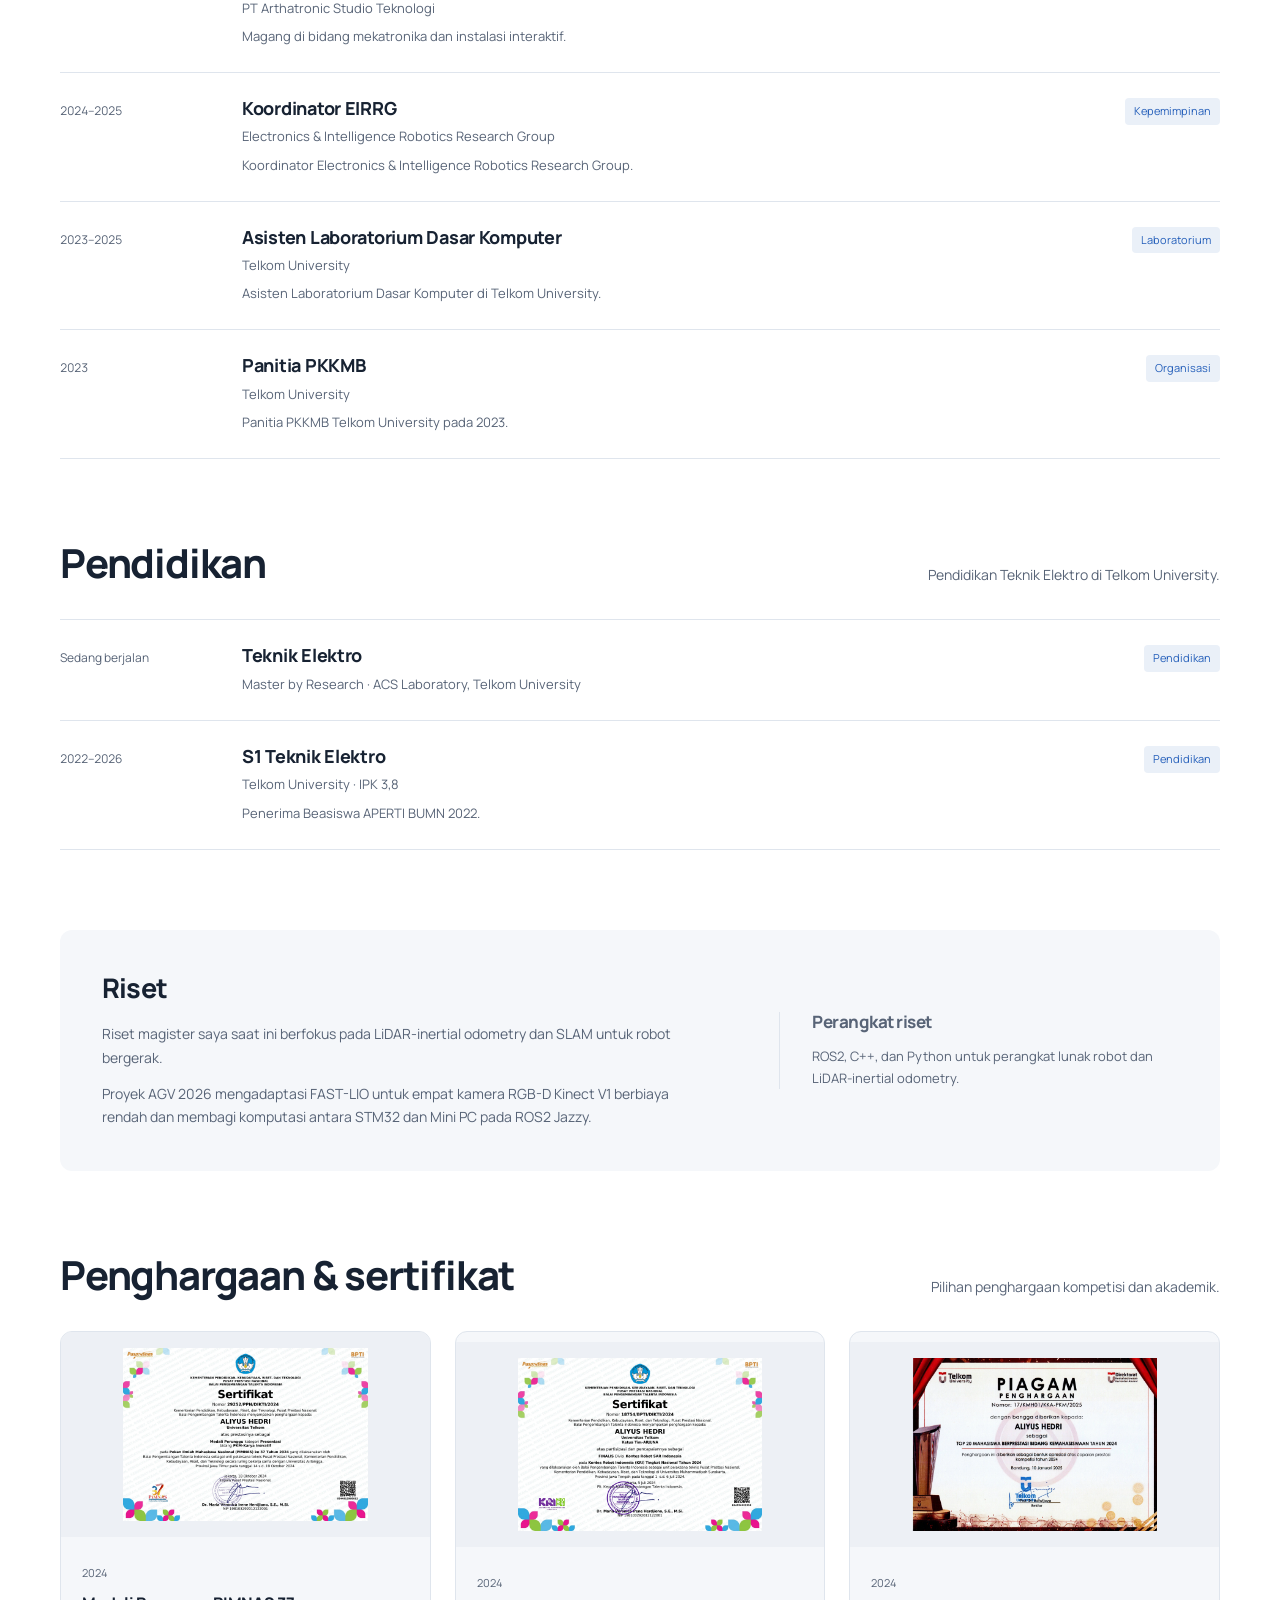
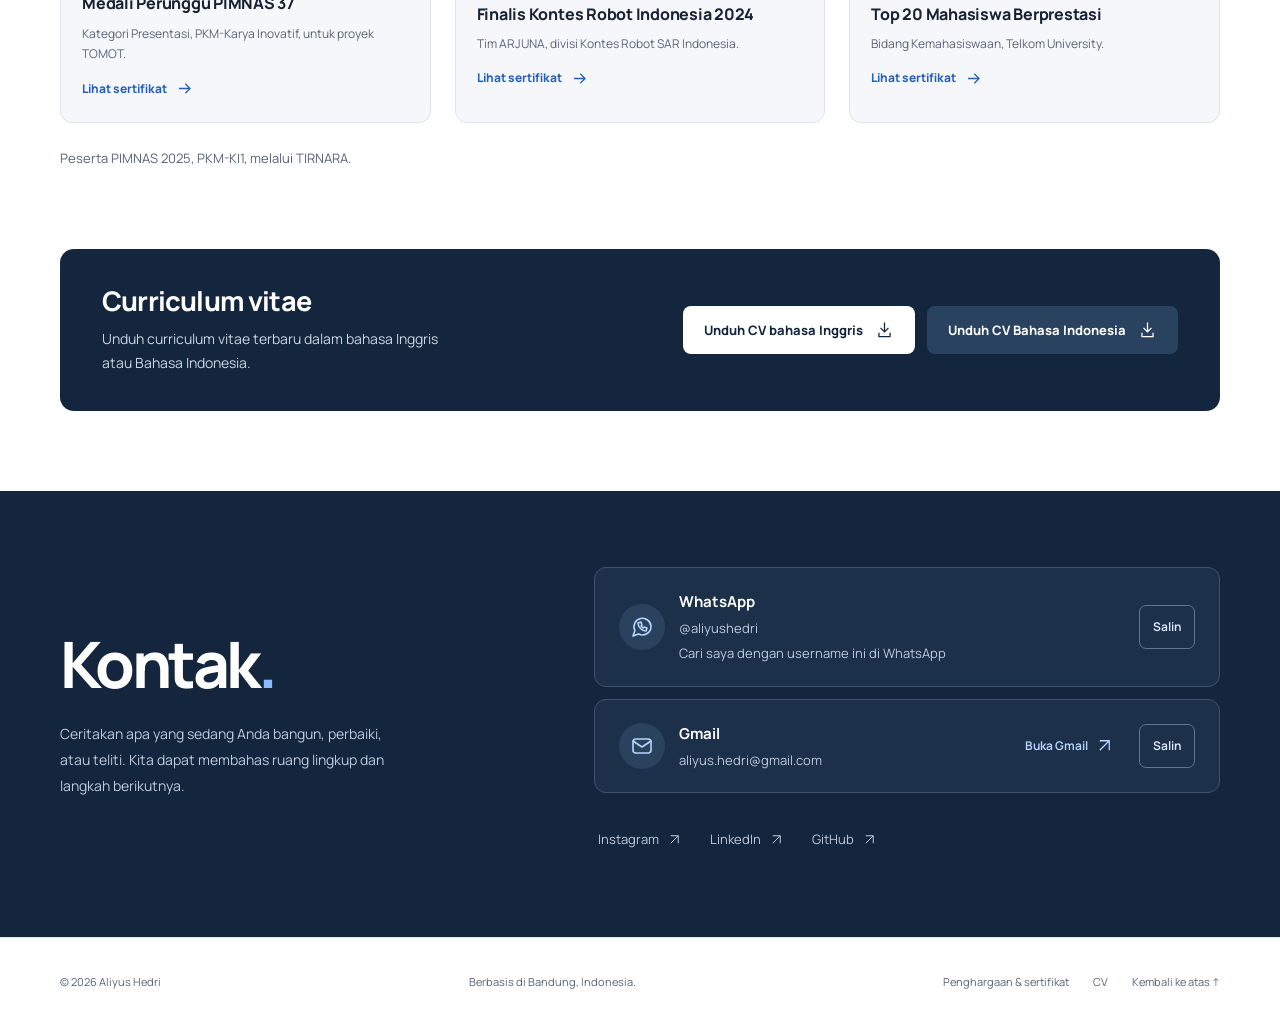
<file: id/index.html>
<!doctype html>
<html lang="id"><head><meta charset="utf-8"><meta name="viewport" content="width=device-width, initial-scale=1"><meta name="theme-color" content="#14263d"><meta name="description" content="Aliyus Hedri adalah freelance engineer robotika dan embedded serta mahasiswa S2 Master by Research Teknik Elektro dengan fokus SLAM, IoT, Android, web, AI, dan dukungan riset."><meta name="robots" content="index,follow"><link rel="canonical" href="https://aliyushedri-portfolio.tech/id/"><link rel="alternate" hreflang="en" href="https://aliyushedri-portfolio.tech/"><link rel="alternate" hreflang="id" href="https://aliyushedri-portfolio.tech/id/"><link rel="alternate" hreflang="x-default" href="https://aliyushedri-portfolio.tech/"><meta property="og:type" content="website"><meta property="og:site_name" content="Aliyus Hedri"><meta property="og:locale" content="id_ID"><meta property="og:locale:alternate" content="en_US"><meta property="og:url" content="https://aliyushedri-portfolio.tech/id/"><meta property="og:title" content="Aliyus Hedri | Freelance Engineer Robotika &amp; Embedded"><meta property="og:description" content="Aliyus Hedri adalah freelance engineer robotika dan embedded serta mahasiswa S2 Master by Research Teknik Elektro dengan fokus SLAM, IoT, Android, web, AI, dan dukungan riset."><meta property="og:image" content="https://aliyushedri-portfolio.tech/assets/images/aliyus.webp"><meta property="og:image:alt" content="Aliyus Hedri | Freelance Engineer Robotika &amp; Embedded"><meta name="twitter:card" content="summary_large_image"><meta name="twitter:title" content="Aliyus Hedri | Freelance Engineer Robotika &amp; Embedded"><meta name="twitter:description" content="Aliyus Hedri adalah freelance engineer robotika dan embedded serta mahasiswa S2 Master by Research Teknik Elektro dengan fokus SLAM, IoT, Android, web, AI, dan dukungan riset."><meta name="twitter:image" content="https://aliyushedri-portfolio.tech/assets/images/aliyus.webp"><title>Aliyus Hedri | Freelance Engineer Robotika &amp; Embedded</title><link rel="icon" type="image/png" href="../assets/images/logo.png"><link rel="preload" href="../assets/fonts/manrope-latin.woff2" as="font" type="font/woff2" crossorigin><link rel="stylesheet" href="../styles.css"><script type="application/ld+json">{"@context":"https://schema.org","@type":"Person","name":"Aliyus Hedri","url":"https://aliyushedri-portfolio.tech/","jobTitle":"Freelance Robotics & Embedded Engineer","sameAs":["https://www.linkedin.com/in/aliyushedri/","https://github.com/aliyushedri","https://www.instagram.com/aliyushedri"]}</script><script src="../app.js" defer></script></head><body data-locale="id"><a class="skip-link" href="#main">Lewati ke konten utama</a>
<header class="site-header"><div class="container header-inner">
<a class="brand" href="../id/" aria-label="Aliyus Hedri, beranda"><img class="logo" src="../assets/images/logo.png" alt="Logo Aliyus Hedri" width="140" height="100"></a>
<div class="language-control" aria-label="Pilihan bahasa"><span>EN</span><button class="language-switch" type="button" role="switch" aria-checked="true" aria-label="Beralih ke bahasa Inggris" data-language-target=".././"><span class="switch-thumb"></span></button><span>ID</span></div>
<button class="nav-toggle" type="button" aria-expanded="false" aria-controls="navigation" aria-label="Buka menu navigasi"><svg class="icon" viewBox="0 0 24 24" fill="none" stroke="currentColor" stroke-width="1.6" aria-hidden="true"><path d="M4 7h16M4 12h16M4 17h16"/></svg></button>
<nav class="desktop-nav" id="navigation" aria-label="Navigasi utama"><a href="../id/#services">Layanan</a><a href="../id/#projects">Proyek</a><a href="../id/#about">Tentang</a><a class="nav-contact" href="../id/#contact">Kontak <svg class="icon" viewBox="0 0 24 24" fill="none" stroke="currentColor" stroke-width="1.6" aria-hidden="true"><path d="M6 18 18 6M6 6h12v12"/></svg></a></nav>
</div></header><main id="main">
<section class="hero container" aria-labelledby="hero-title"><div class="hero-copy"><p class="intro-line">Freelance Engineer Robotika &amp; Embedded</p><h1 id="hero-title">Aliyus<br>Hedri</h1><p class="hero-description">Saya membangun dan memperbaiki sistem robotika, SLAM, embedded, IoT, Android, web, dan AI sambil menempuh S2 Master by Research Teknik Elektro di Telkom University.</p><div class="hero-actions"><a class="button button-primary" href="#contact">Diskusikan proyek <svg class="icon" viewBox="0 0 24 24" fill="none" stroke="currentColor" stroke-width="1.6" aria-hidden="true"><path d="M5 12h14M13 6l6 6-6 6"/></svg></a><a class="button button-secondary" href="#projects">Lihat proyek <svg class="icon" viewBox="0 0 24 24" fill="none" stroke="currentColor" stroke-width="1.6" aria-hidden="true"><path d="M5 12h14M13 6l6 6-6 6"/></svg></a><a class="hero-cv-link" href="../assets/documents/CV-Aliyus-Hedri.pdf" download>Unduh CV <svg class="icon" viewBox="0 0 24 24" fill="none" stroke="currentColor" stroke-width="1.6" aria-hidden="true"><path d="M12 3v12m-5-5 5 5 5-5M5 16v5h14v-5"/></svg></a></div><p class="hero-location">Bandung, Jawa Barat, Indonesia</p></div><figure class="hero-portrait"><img src="../assets/images/aliyus.webp" alt="Aliyus Hedri mengenakan jaket Telkom University" width="1334" height="1179" fetchpriority="high"><figcaption class="portrait-caption"><strong>Aliyus Hedri</strong><span>Master by Research · Teknik Elektro</span></figcaption></figure></section>
<div class="container hero-footnote"><span>Robotika</span><span>SLAM</span><span>Embedded systems</span><span>Internet of Things</span></div>

<section class="services-section section container" id="services" aria-labelledby="services-title"><div class="section-heading"><h2 id="services-title">Layanan</h2><p>Dukungan engineering untuk individu, UMKM, startup, perusahaan, dan tim riset. Pekerjaan remote menjadi pilihan utama; pekerjaan onsite, proyek penuh, dan debugging dibahas sesuai kebutuhan.</p></div><div class="service-grid"><article class="service-card"><h3>Robotika, SLAM &amp; embedded IoT</h3><p>Membangun atau memperbaiki sistem robot dan perangkat dengan ROS2, LiDAR, sensor, board embedded, dan alur data terhubung.</p><p class="service-tools"><span>Contoh teknologi</span>ROS2 · C/C++ · Python · Arduino · ESP32 · Raspberry Pi</p></article><article class="service-card"><h3>Desain PCB &amp; otomasi</h3><p>Mengubah ide rangkaian menjadi board atau alur otomasi yang praktis, dari skematik dan layout hingga integrasi embedded.</p><p class="service-tools"><span>Contoh teknologi</span>EasyEDA · EasyEDA Pro · Arduino · ESP32 · otomasi</p></article><article class="service-card"><h3>Pengembangan Android &amp; web</h3><p>Membuat aplikasi Android untuk kendali perangkat atau alur kerja internal, serta website statis untuk portofolio, usaha, dan proyek.</p><p class="service-tools"><span>Contoh teknologi</span>Android Studio · HTML · CSS · JavaScript · GitHub Pages</p></article><article class="service-card"><h3>AI, bot &amp; machine learning</h3><p>Mengintegrasikan LLM ke otomasi, membuat bot Telegram dengan atau tanpa AI, serta melatih model ML/DL untuk deteksi dan pemrosesan citra pada sistem embedded atau standalone.</p><p class="service-tools"><span>Contoh teknologi</span>Integrasi LLM · bot Telegram · ML/DL · computer vision</p></article><article class="service-card"><h3>Bantuan riset, paper &amp; LaTeX</h3><p>Membantu menstrukturkan pekerjaan teknis, menyunting paper atau manuskrip jurnal, dan menyiapkan dokumen LaTeX sesuai ruang lingkup riset yang disepakati.</p><p class="service-tools"><span>Contoh teknologi</span>Penulisan teknis · penyuntingan paper · LaTeX · alur kerja riset</p></article></div></section>

<section class="section container" id="projects" aria-labelledby="projects-title"><div class="section-heading"><h2 id="projects-title">Proyek pilihan</h2><p>Proyek robotika, embedded, dan perangkat lunak dari kegiatan riset, kompetisi, serta pengembangan.</p></div><div class="project-filters" role="group" aria-label="Filter proyek berdasarkan bidang"><button class="filter-button" type="button" data-filter="all" aria-pressed="true">Semua proyek</button><button class="filter-button" type="button" data-filter="robotics" aria-pressed="false">Robotika</button><button class="filter-button" type="button" data-filter="embedded" aria-pressed="false">Embedded</button><button class="filter-button" type="button" data-filter="iot" aria-pressed="false">IoT</button><button class="filter-button" type="button" data-filter="software" aria-pressed="false">Perangkat lunak</button><button class="filter-button" type="button" data-filter="ai" aria-pressed="false">AI</button></div><p id="filter-status" class="sr-only" role="status" aria-live="polite">6 proyek ditampilkan</p><div class="project-grid"><a class="project-card" href="../proyek-hexapod-id.html" data-category="robotics ai"><div class="project-image image-hexapod"><img src="../assets/images/hexapod.webp" alt="Robot hexapod ARJUNA saat kompetisi robot" width="1200" height="900" loading="lazy"></div><div class="project-meta"><span>Robotika &amp; computer vision</span><span>2023–2024</span></div><h3>Robot hexapod ARJUNA</h3><p class="project-summary">Keseimbangan otomatis berbasis IMU dan deteksi objek real-time YOLOv8 untuk robot berkaki enam.</p><span class="project-link">Lihat proyek <svg class="icon" viewBox="0 0 24 24" fill="none" stroke="currentColor" stroke-width="1.6" aria-hidden="true"><path d="M5 12h14M13 6l6 6-6 6"/></svg></span></a><a class="project-card" href="../proyek-tomot-id.html" data-category="embedded iot"><div class="project-image image-tomot"><img src="../assets/images/tomot.webp" alt="Perangkat monitoring tanah portabel TOMOT" width="1200" height="900" loading="lazy"></div><div class="project-meta"><span>Embedded systems &amp; pertanian</span><span>2024</span></div><h3>TOMOT</h3><p class="project-summary">Tongkat monitoring tanah portabel untuk memeriksa parameter yang digunakan dalam keputusan pemupukan.</p><span class="project-link">Lihat proyek <svg class="icon" viewBox="0 0 24 24" fill="none" stroke="currentColor" stroke-width="1.6" aria-hidden="true"><path d="M5 12h14M13 6l6 6-6 6"/></svg></span></a><a class="project-card" href="../proyek-instalasi-id.html" data-category="embedded"><div class="project-image image-nawa"><img src="../assets/images/nawa.webp" alt="Instalasi interaktif Nawa Majika saat magang" width="1200" height="900" loading="lazy"></div><div class="project-meta"><span>Mekatronika &amp; instalasi interaktif</span><span>2025</span></div><h3>Instalasi Nawa Majika &amp; Skyward</h3><p class="project-summary">Pekerjaan instalasi interaktif yang ditemui selama magang di PT Arthatronic Studio Teknologi.</p><span class="project-link">Lihat proyek <svg class="icon" viewBox="0 0 24 24" fill="none" stroke="currentColor" stroke-width="1.6" aria-hidden="true"><path d="M5 12h14M13 6l6 6-6 6"/></svg></span></a><a class="project-card" href="../proyek-kualitas-air-id.html" data-category="embedded iot"><div class="project-image image-water"><img src="../assets/images/water.webp" alt="Prototipe monitoring kualitas air rumah tangga berbasis ESP32" width="1200" height="900" loading="lazy"></div><div class="project-meta"><span>Internet of Things</span><span>2025</span></div><h3>Sistem monitoring kualitas air rumah tangga</h3><p class="project-summary">Prototipe ESP32 yang mengirim data pH, suhu, dan kekeruhan ke dashboard cloud.</p><span class="project-link">Lihat proyek <svg class="icon" viewBox="0 0 24 24" fill="none" stroke="currentColor" stroke-width="1.6" aria-hidden="true"><path d="M5 12h14M13 6l6 6-6 6"/></svg></span></a><a class="project-card" href="../proyek-telubot-android-id.html" data-category="software android robotics"><div class="project-image image-telubot"><img src="../assets/images/telubot.webp" alt="Proyek aplikasi Android TEL-U BOT" width="1200" height="900" loading="lazy"></div><div class="project-meta"><span>Android · dukungan robotika</span><span>2026</span></div><h3>Aplikasi Android TEL-U BOT</h3><p class="project-summary">Aplikasi Android terbit untuk mengendalikan, memantau, dan mengonfigurasi TEL-U BOT melalui Wi-Fi lokal.</p><span class="project-link">Lihat proyek <svg class="icon" viewBox="0 0 24 24" fill="none" stroke="currentColor" stroke-width="1.6" aria-hidden="true"><path d="M5 12h14M13 6l6 6-6 6"/></svg></span></a><a class="project-card" href="../proyek-portfolio-site-id.html" data-category="software web"><div class="project-image image-portfolio"><img src="../assets/images/portfolio.webp" alt="Situs portofolio Aliyus Hedri" width="1200" height="900" loading="lazy"></div><div class="project-meta"><span>Web statis · portofolio</span><span>Saat ini</span></div><h3>Situs portofolio Aliyus Hedri</h3><p class="project-summary">Portofolio statis bilingual berbasis HTML, CSS, dan JavaScript yang dipublikasikan melalui GitHub Pages.</p><span class="project-link">Lihat proyek <svg class="icon" viewBox="0 0 24 24" fill="none" stroke="currentColor" stroke-width="1.6" aria-hidden="true"><path d="M5 12h14M13 6l6 6-6 6"/></svg></span></a></div></section>

<section class="process-section section" id="how-work" aria-labelledby="how-work-title"><div class="container"><div class="section-heading"><h2 id="how-work-title">Cara kerja</h2><p>Ceritakan kebutuhan, sepakati ruang lingkup, lalu mulai pekerjaan teknis.</p></div><div class="process-grid"><article class="process-step"><span class="process-number" aria-hidden="true">01</span><h3>Mulai dari brief</h3><p>Kita membahas masalah, sistem saat ini, batasan, pengguna, dan hasil yang diinginkan.</p></article><article class="process-step"><span class="process-number" aria-hidden="true">02</span><h3>Sepakati ruang lingkup</h3><p>Sebelum implementasi, kita menyepakati area kerja, antarmuka, keluaran yang diusulkan, dan format serah terima.</p></article><article class="process-step"><span class="process-number" aria-hidden="true">03</span><h3>Bangun dan serahkan</h3><p>Sesuai ruang lingkup yang disepakati, keluaran dapat berupa source code, file desain, catatan setup, dokumentasi, demo kerja, atau sesi serah terima.</p></article></div></div></section>

<section class="about-section" id="about" aria-labelledby="about-title"><div class="container about-grid"><div class="about-copy"><h2 id="about-title">Tentang</h2><p>Saya Aliyus Hedri, freelance engineer dan mahasiswa S2 Master by Research Teknik Elektro di ACS Laboratory, Telkom University.</p><p>Pekerjaan saya berada di antara robotika dan perangkat lunak praktis: LiDAR-inertial odometry dan SLAM, perangkat embedded dan IoT, alat Android, otomasi, AI, serta dukungan teknis untuk riset.</p><p>Saya pernah memimpin Tim ARJUNA, mengembangkan prototipe monitoring, menjadi koordinator EIRRG, menjadi asisten laboratorium komputer, dan menjalani magang mekatronika di PT Arthatronic Studio Teknologi.</p><a class="text-link" href="../id/#cv">Lihat curriculum vitae <svg class="icon" viewBox="0 0 24 24" fill="none" stroke="currentColor" stroke-width="1.6" aria-hidden="true"><path d="M5 12h14M13 6l6 6-6 6"/></svg></a></div><div class="expertise-list"><div class="expertise-item"><h3>Robotika dan persepsi</h3><p>ROS2, SLAM, sensor fusion, robot bergerak dan robot berkaki, YOLOv8, serta OpenCV.</p></div><div class="expertise-item"><h3>Embedded systems dan sensor</h3><p>C/C++, ESP32, STM32, Raspberry Pi, IMU, kamera, sensor jarak, dan sensor lingkungan.</p></div><div class="expertise-item"><h3>IoT dan perangkat lunak</h3><p>Python, MQTT, HTTP/REST API, Wi-Fi, Git, Linux, dan MATLAB/Simulink.</p></div></div></div></section>

<section class="section container" id="experience" aria-labelledby="experience-title"><div class="section-heading"><h2 id="experience-title">Pengalaman</h2><p>Pengalaman di industri, laboratorium, riset, dan kegiatan universitas.</p></div><div class="experience-list"><article class="experience-item"><p class="experience-period">30 Jun–9 Agu 2025</p><div class="experience-detail"><h3>Magang Mechatronics Engineer</h3><p>PT Arthatronic Studio Teknologi</p><p>Magang di bidang mekatronika dan instalasi interaktif.</p></div><span class="experience-type">Industri</span></article><article class="experience-item"><p class="experience-period">2024–2025</p><div class="experience-detail"><h3>Koordinator EIRRG</h3><p>Electronics &amp; Intelligence Robotics Research Group</p><p>Koordinator Electronics &amp; Intelligence Robotics Research Group.</p></div><span class="experience-type">Kepemimpinan</span></article><article class="experience-item"><p class="experience-period">2023–2025</p><div class="experience-detail"><h3>Asisten Laboratorium Dasar Komputer</h3><p>Telkom University</p><p>Asisten Laboratorium Dasar Komputer di Telkom University.</p></div><span class="experience-type">Laboratorium</span></article><article class="experience-item"><p class="experience-period">2023</p><div class="experience-detail"><h3>Panitia PKKMB</h3><p>Telkom University</p><p>Panitia PKKMB Telkom University pada 2023.</p></div><span class="experience-type">Organisasi</span></article></div></section>

<section class="section compact-section container" id="education" aria-labelledby="education-title"><div class="section-heading"><h2 id="education-title">Pendidikan</h2><p>Pendidikan Teknik Elektro di Telkom University.</p></div><div class="experience-list"><article class="experience-item"><p class="experience-period">Sedang berjalan</p><div class="experience-detail"><h3>Teknik Elektro</h3><p>Master by Research · ACS Laboratory, Telkom University</p></div><span class="experience-type">Pendidikan</span></article><article class="experience-item"><p class="experience-period">2022–2026</p><div class="experience-detail"><h3>S1 Teknik Elektro</h3><p>Telkom University · IPK 3,8</p><p>Penerima Beasiswa APERTI BUMN 2022.</p></div><span class="experience-type">Pendidikan</span></article></div></section>

<section class="container research-block" id="research" aria-labelledby="research-title"><div class="research-copy"><h2 id="research-title">Riset</h2><p>Riset magister saya saat ini berfokus pada LiDAR-inertial odometry dan SLAM untuk robot bergerak.</p><p>Proyek AGV 2026 mengadaptasi FAST-LIO untuk empat kamera RGB-D Kinect V1 berbiaya rendah dan membagi komputasi antara STM32 dan Mini PC pada ROS2 Jazzy.</p></div><aside class="research-note"><span class="research-symbol" aria-hidden="true">3D</span><h3>Perangkat riset</h3><p>ROS2, C++, dan Python untuk perangkat lunak robot dan LiDAR-inertial odometry.</p></aside></section>

<section class="section award-section" id="awards" aria-labelledby="awards-title"><div class="container"><div class="section-heading"><h2 id="awards-title">Penghargaan &amp; sertifikat</h2><p>Pilihan penghargaan kompetisi dan akademik.</p></div><div class="award-grid"><button class="award-card" type="button" data-certificate="../assets/images/pimnas-2024.webp" data-certificate-title="Medali Perunggu PIMNAS 37" aria-label="Lihat sertifikat: Medali Perunggu PIMNAS 37"><div class="award-image"><img src="../assets/images/pimnas-2024.webp" alt="Sertifikat: Medali Perunggu PIMNAS 37" width="800" height="560" loading="lazy"></div><div class="award-content"><span class="award-year">2024</span><h3>Medali Perunggu PIMNAS 37</h3><p>Kategori Presentasi, PKM-Karya Inovatif, untuk proyek TOMOT.</p><span class="project-link">Lihat sertifikat <svg class="icon" viewBox="0 0 24 24" fill="none" stroke="currentColor" stroke-width="1.6" aria-hidden="true"><path d="M5 12h14M13 6l6 6-6 6"/></svg></span></div></button><button class="award-card" type="button" data-certificate="../assets/images/kri-2024.webp" data-certificate-title="Finalis Kontes Robot Indonesia 2024" aria-label="Lihat sertifikat: Finalis Kontes Robot Indonesia 2024"><div class="award-image"><img src="../assets/images/kri-2024.webp" alt="Sertifikat: Finalis Kontes Robot Indonesia 2024" width="800" height="560" loading="lazy"></div><div class="award-content"><span class="award-year">2024</span><h3>Finalis Kontes Robot Indonesia 2024</h3><p>Tim ARJUNA, divisi Kontes Robot SAR Indonesia.</p><span class="project-link">Lihat sertifikat <svg class="icon" viewBox="0 0 24 24" fill="none" stroke="currentColor" stroke-width="1.6" aria-hidden="true"><path d="M5 12h14M13 6l6 6-6 6"/></svg></span></div></button><button class="award-card" type="button" data-certificate="../assets/images/mawapres-2024.webp" data-certificate-title="Top 20 Mahasiswa Berprestasi" aria-label="Lihat sertifikat: Top 20 Mahasiswa Berprestasi"><div class="award-image"><img src="../assets/images/mawapres-2024.webp" alt="Sertifikat: Top 20 Mahasiswa Berprestasi" width="800" height="560" loading="lazy"></div><div class="award-content"><span class="award-year">2024</span><h3>Top 20 Mahasiswa Berprestasi</h3><p>Bidang Kemahasiswaan, Telkom University.</p><span class="project-link">Lihat sertifikat <svg class="icon" viewBox="0 0 24 24" fill="none" stroke="currentColor" stroke-width="1.6" aria-hidden="true"><path d="M5 12h14M13 6l6 6-6 6"/></svg></span></div></button></div><p class="additional-award">Peserta PIMNAS 2025, PKM-KI1, melalui TIRNARA.</p></div></section>

<section class="cv-section container" id="cv" aria-labelledby="cv-title"><div class="section-heading"><h2 id="cv-title">Curriculum vitae</h2><p>Unduh curriculum vitae terbaru dalam bahasa Inggris atau Bahasa Indonesia.</p></div><div class="cv-actions"><a class="button button-primary" href="../assets/documents/CV-Aliyus-Hedri-EN.pdf" download>Unduh CV bahasa Inggris <svg class="icon" viewBox="0 0 24 24" fill="none" stroke="currentColor" stroke-width="1.6" aria-hidden="true"><path d="M12 3v12m-5-5 5 5 5-5M5 16v5h14v-5"/></svg></a><a class="button button-secondary" href="../assets/documents/CV-Aliyus-Hedri.pdf" download>Unduh CV Bahasa Indonesia <svg class="icon" viewBox="0 0 24 24" fill="none" stroke="currentColor" stroke-width="1.6" aria-hidden="true"><path d="M12 3v12m-5-5 5 5 5-5M5 16v5h14v-5"/></svg></a></div></section>

<section class="contact-section" id="contact" aria-labelledby="contact-title"><div class="container contact-inner"><div class="contact-copy"><h2 id="contact-title">Kontak<span aria-hidden="true">.</span></h2><p>Ceritakan apa yang sedang Anda bangun, perbaiki, atau teliti. Kita dapat membahas ruang lingkup dan langkah berikutnya.</p></div><div class="contact-channels"><div class="contact-primary"><div class="contact-card contact-username" aria-label="WhatsApp: @aliyushedri"><span class="contact-symbol" aria-hidden="true"><svg viewBox="0 0 24 24" fill="none" stroke="currentColor" stroke-width="1.6" stroke-linecap="round" stroke-linejoin="round"><path d="M21 11.5a8.5 8.5 0 0 1-12.6 7.4L3 21l1.9-5.4A8.5 8.5 0 1 1 21 11.5Z"/><path d="M8 8c0 4 4 8 8 8l1-3-3-1-1 1-2-2 1-1-1-3Z"/></svg></span><span class="contact-card-label">WhatsApp<small>@aliyushedri</small><small>Cari saya dengan username ini di WhatsApp</small></span><button class="copy-contact" type="button" data-copy="username" data-copy-value="@aliyushedri" data-copy-success="Username WhatsApp disalin" data-copy-failed="Penyalinan gagal; pilih teks secara manual" aria-label="Salin username WhatsApp"><span aria-hidden="true">Salin</span></button><span class="copy-status" data-copy-status="username" role="status" aria-live="polite"></span></div><div class="contact-card contact-email-card"><span class="contact-symbol" aria-hidden="true"><svg viewBox="0 0 24 24" fill="none" stroke="currentColor" stroke-width="1.6" stroke-linecap="round" stroke-linejoin="round"><rect x="3" y="5" width="18" height="14" rx="3"/><path d="m3 7 9 6 9-6"/></svg></span><span class="contact-card-label">Gmail<small>aliyus.hedri@gmail.com</small></span><a class="contact-email-link" href="https://mail.google.com/mail/?view=cm&amp;fs=1&amp;to=aliyus.hedri%40gmail.com" target="_blank" rel="noopener" aria-label="Gmail: aliyus.hedri@gmail.com">Buka Gmail <svg class="icon" viewBox="0 0 24 24" fill="none" stroke="currentColor" stroke-width="1.6" aria-hidden="true"><path d="M6 18 18 6M6 6h12v12"/></svg></a><button class="copy-contact" type="button" data-copy="email" data-copy-value="aliyus.hedri@gmail.com" data-copy-success="Alamat email disalin" data-copy-failed="Penyalinan gagal; pilih teks secara manual" aria-label="Salin alamat email"><span aria-hidden="true">Salin</span></button><span class="copy-status" data-copy-status="email" role="status" aria-live="polite"></span></div></div><div class="contact-socials"><a href="https://www.instagram.com/aliyushedri" target="_blank" rel="noopener" aria-label="Instagram: aliyushedri">Instagram<svg class="icon" viewBox="0 0 24 24" fill="none" stroke="currentColor" stroke-width="1.6" aria-hidden="true"><path d="M6 18 18 6M6 6h12v12"/></svg></a><a href="https://www.linkedin.com/in/aliyushedri/" target="_blank" rel="noopener" aria-label="LinkedIn: aliyushedri">LinkedIn<svg class="icon" viewBox="0 0 24 24" fill="none" stroke="currentColor" stroke-width="1.6" aria-hidden="true"><path d="M6 18 18 6M6 6h12v12"/></svg></a><a href="https://github.com/aliyushedri" target="_blank" rel="noopener" aria-label="GitHub: aliyushedri">GitHub<svg class="icon" viewBox="0 0 24 24" fill="none" stroke="currentColor" stroke-width="1.6" aria-hidden="true"><path d="M6 18 18 6M6 6h12v12"/></svg></a></div></div></div></section>
</main><footer class="site-footer"><div class="container footer-inner"><span>© 2026 Aliyus Hedri</span><span>Berbasis di Bandung, Indonesia.</span><nav class="footer-nav" aria-label="Tautan footer"><a href="../id/#awards">Penghargaan &amp; sertifikat</a><a href="../id/#cv">CV</a><a href="#main">Kembali ke atas ↑</a></nav></div></footer><dialog id="certificate-dialog" class="certificate-dialog" aria-labelledby="certificate-title"><button class="dialog-close" type="button" aria-label="Tutup dialog sertifikat"><svg class="icon" viewBox="0 0 24 24" fill="none" stroke="currentColor" stroke-width="1.8" aria-hidden="true"><path d="m6 6 12 12M18 6 6 18"/></svg></button><h2 id="certificate-title"></h2><img id="certificate-image" alt=""></dialog></body></html>
</file>
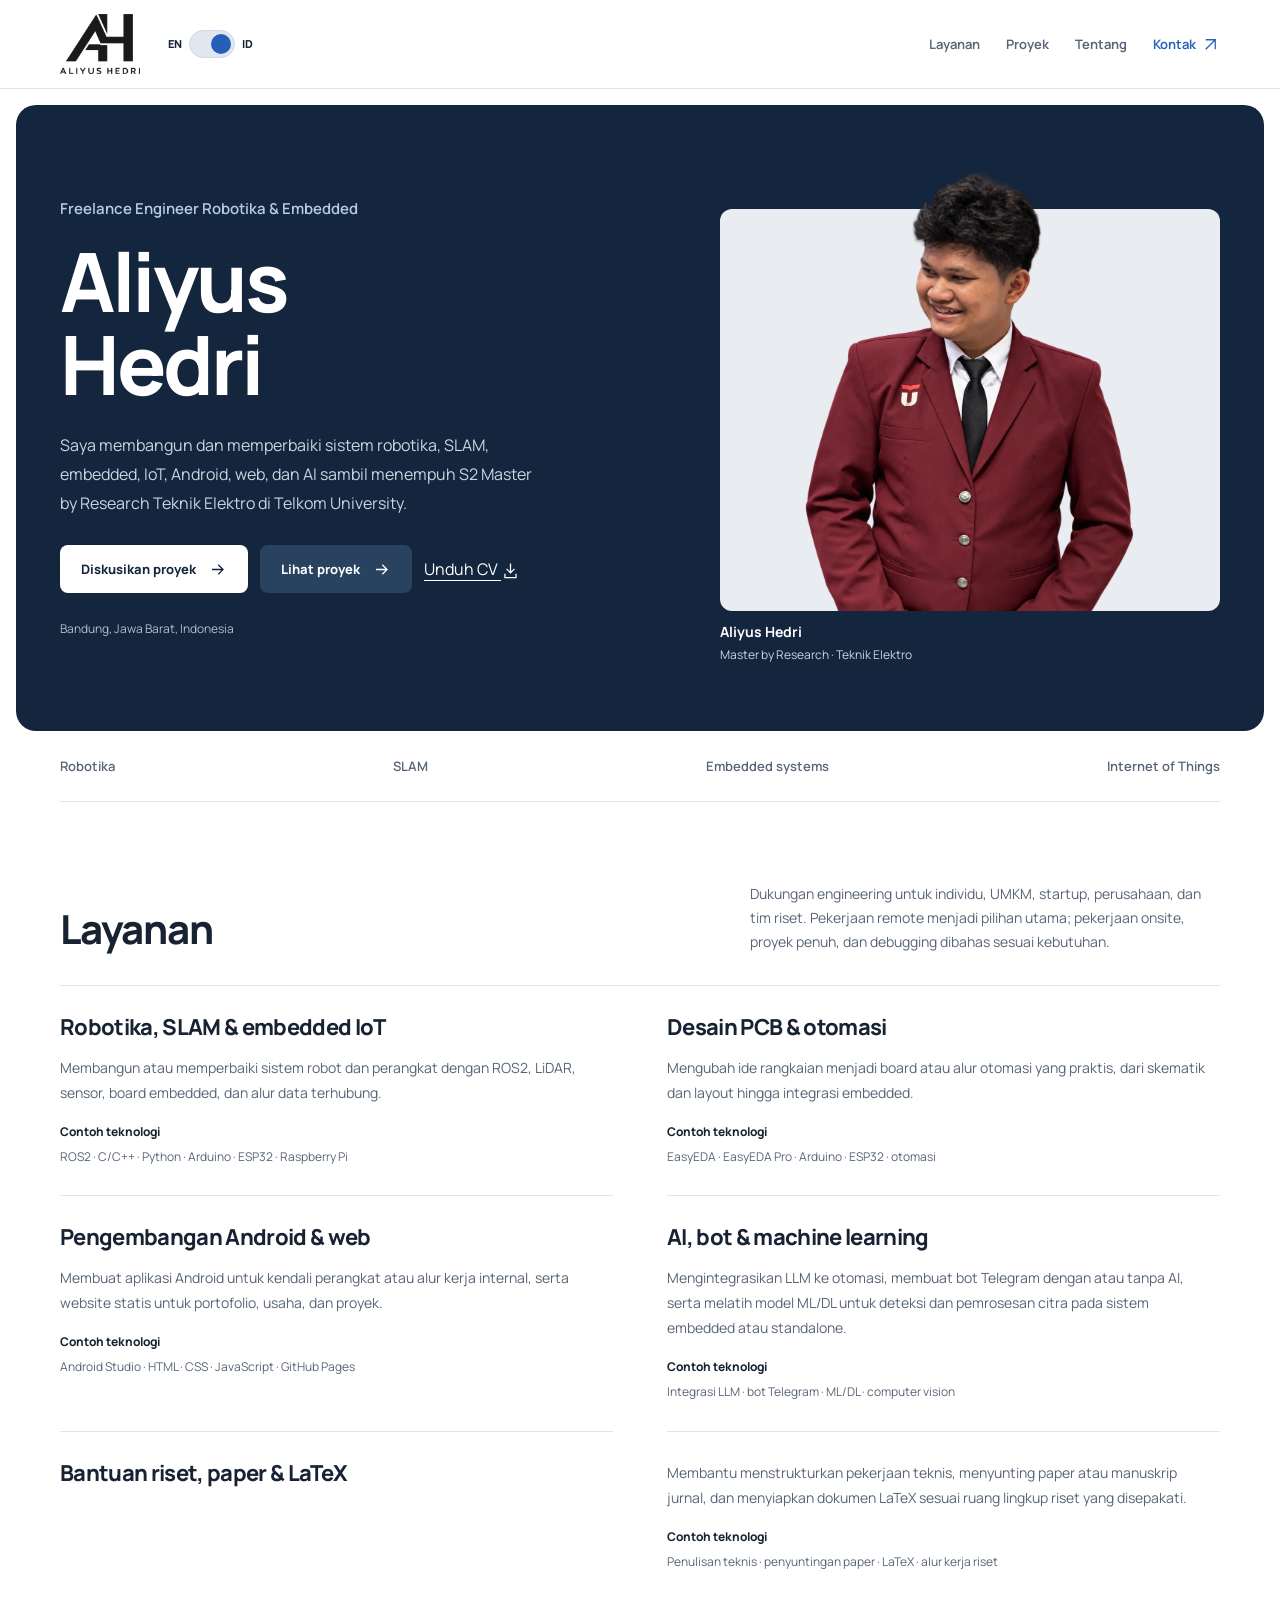
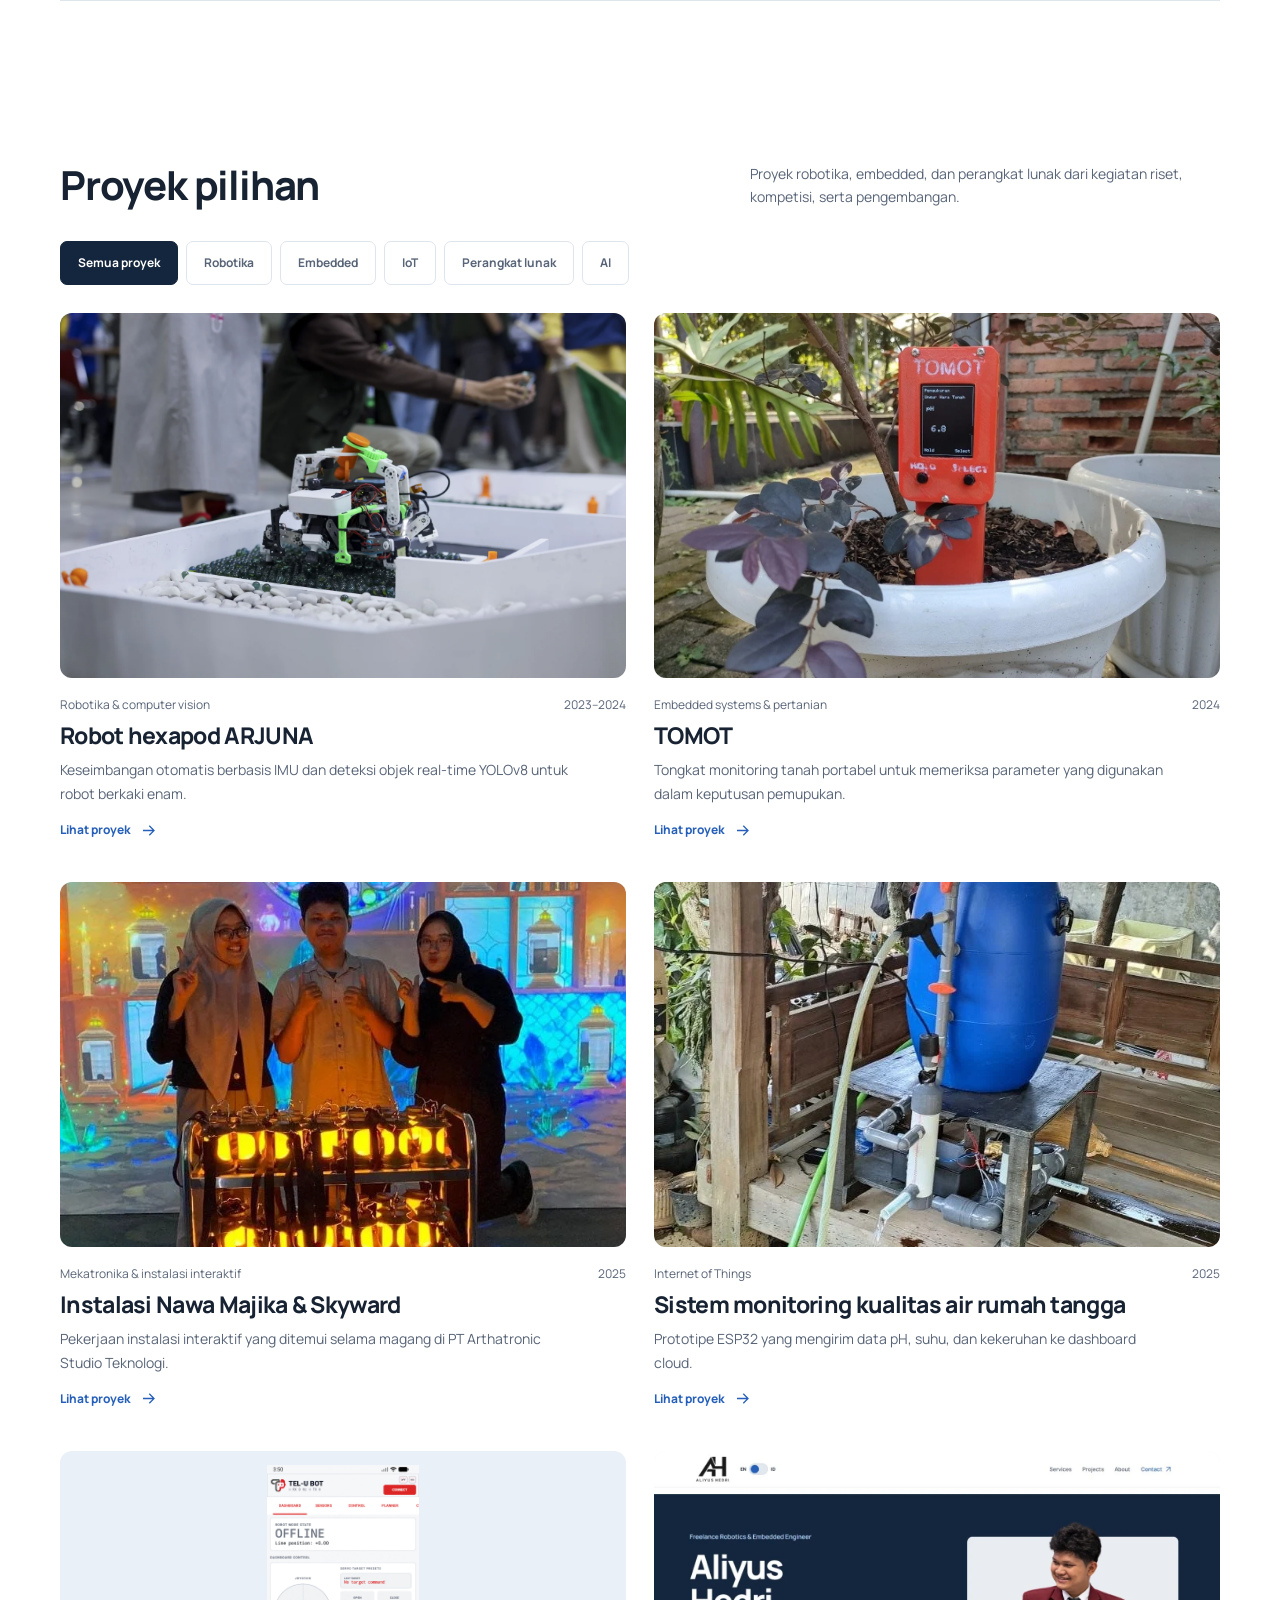
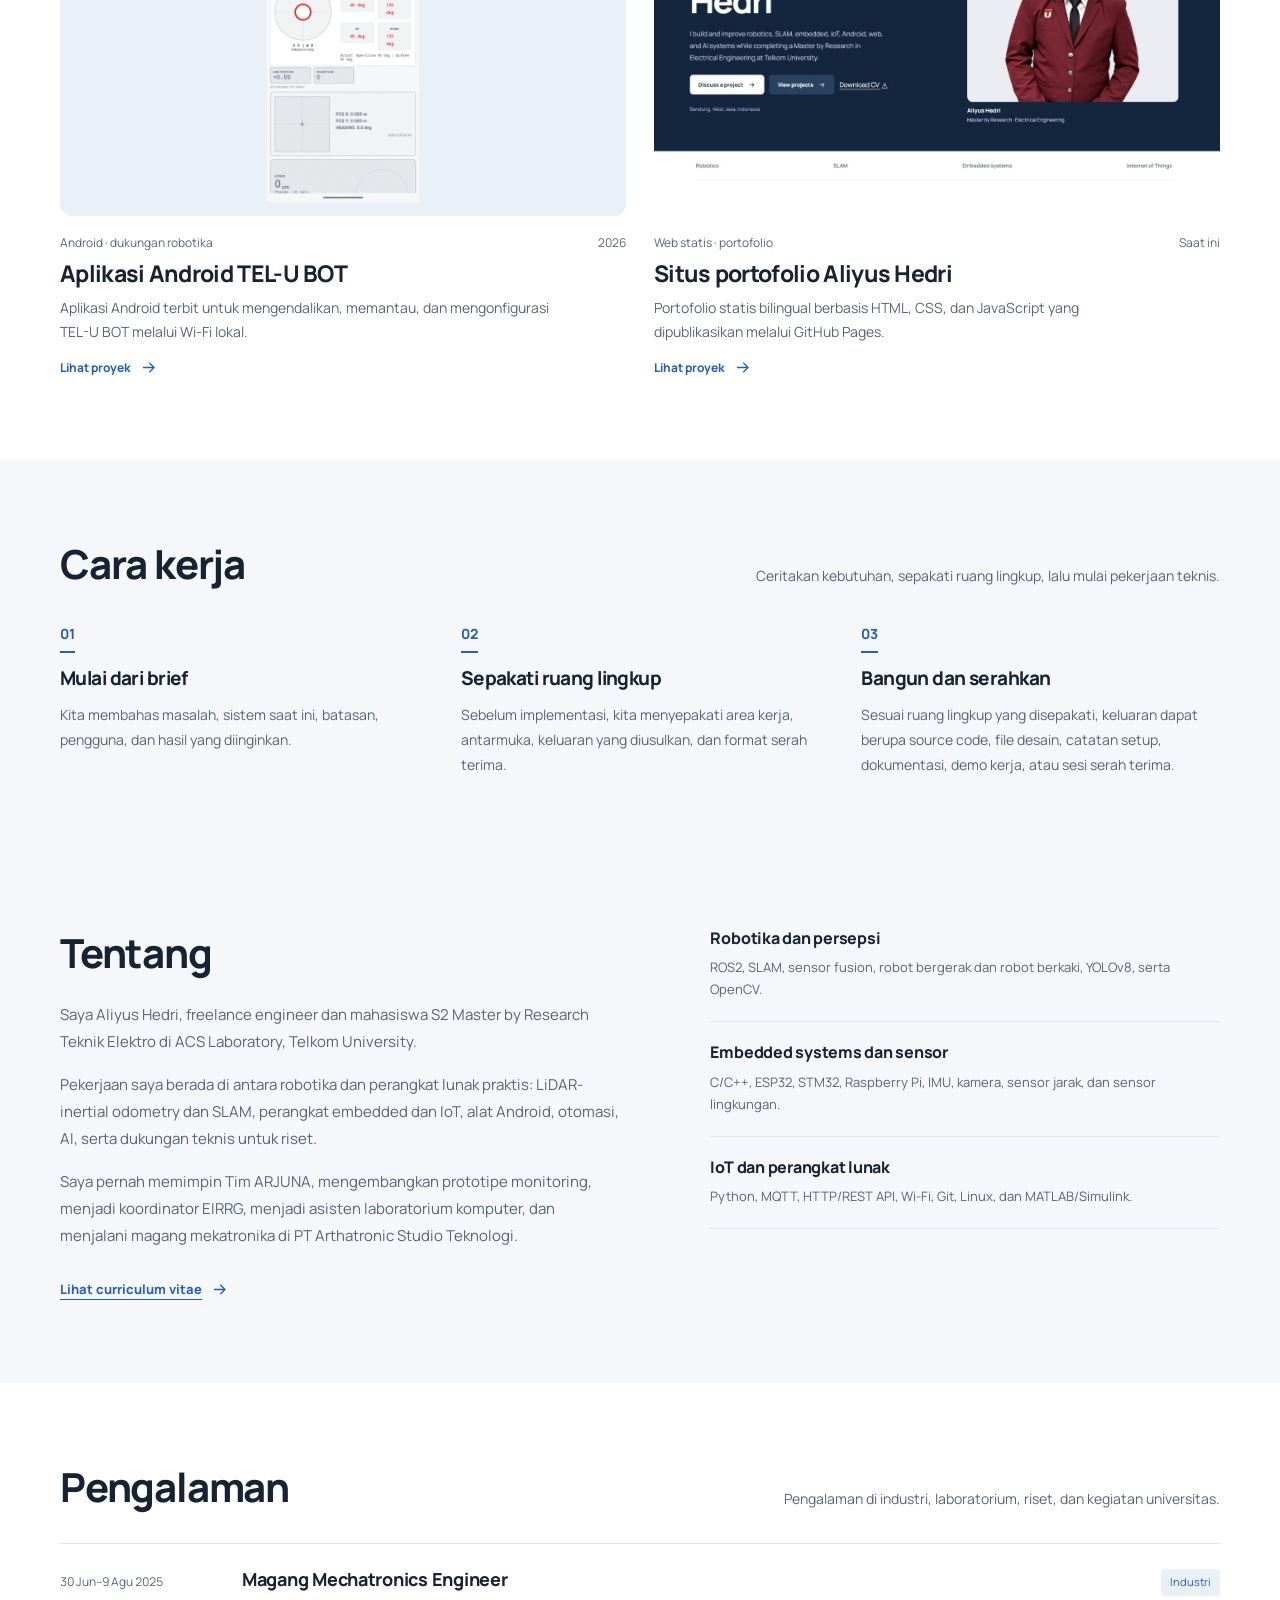
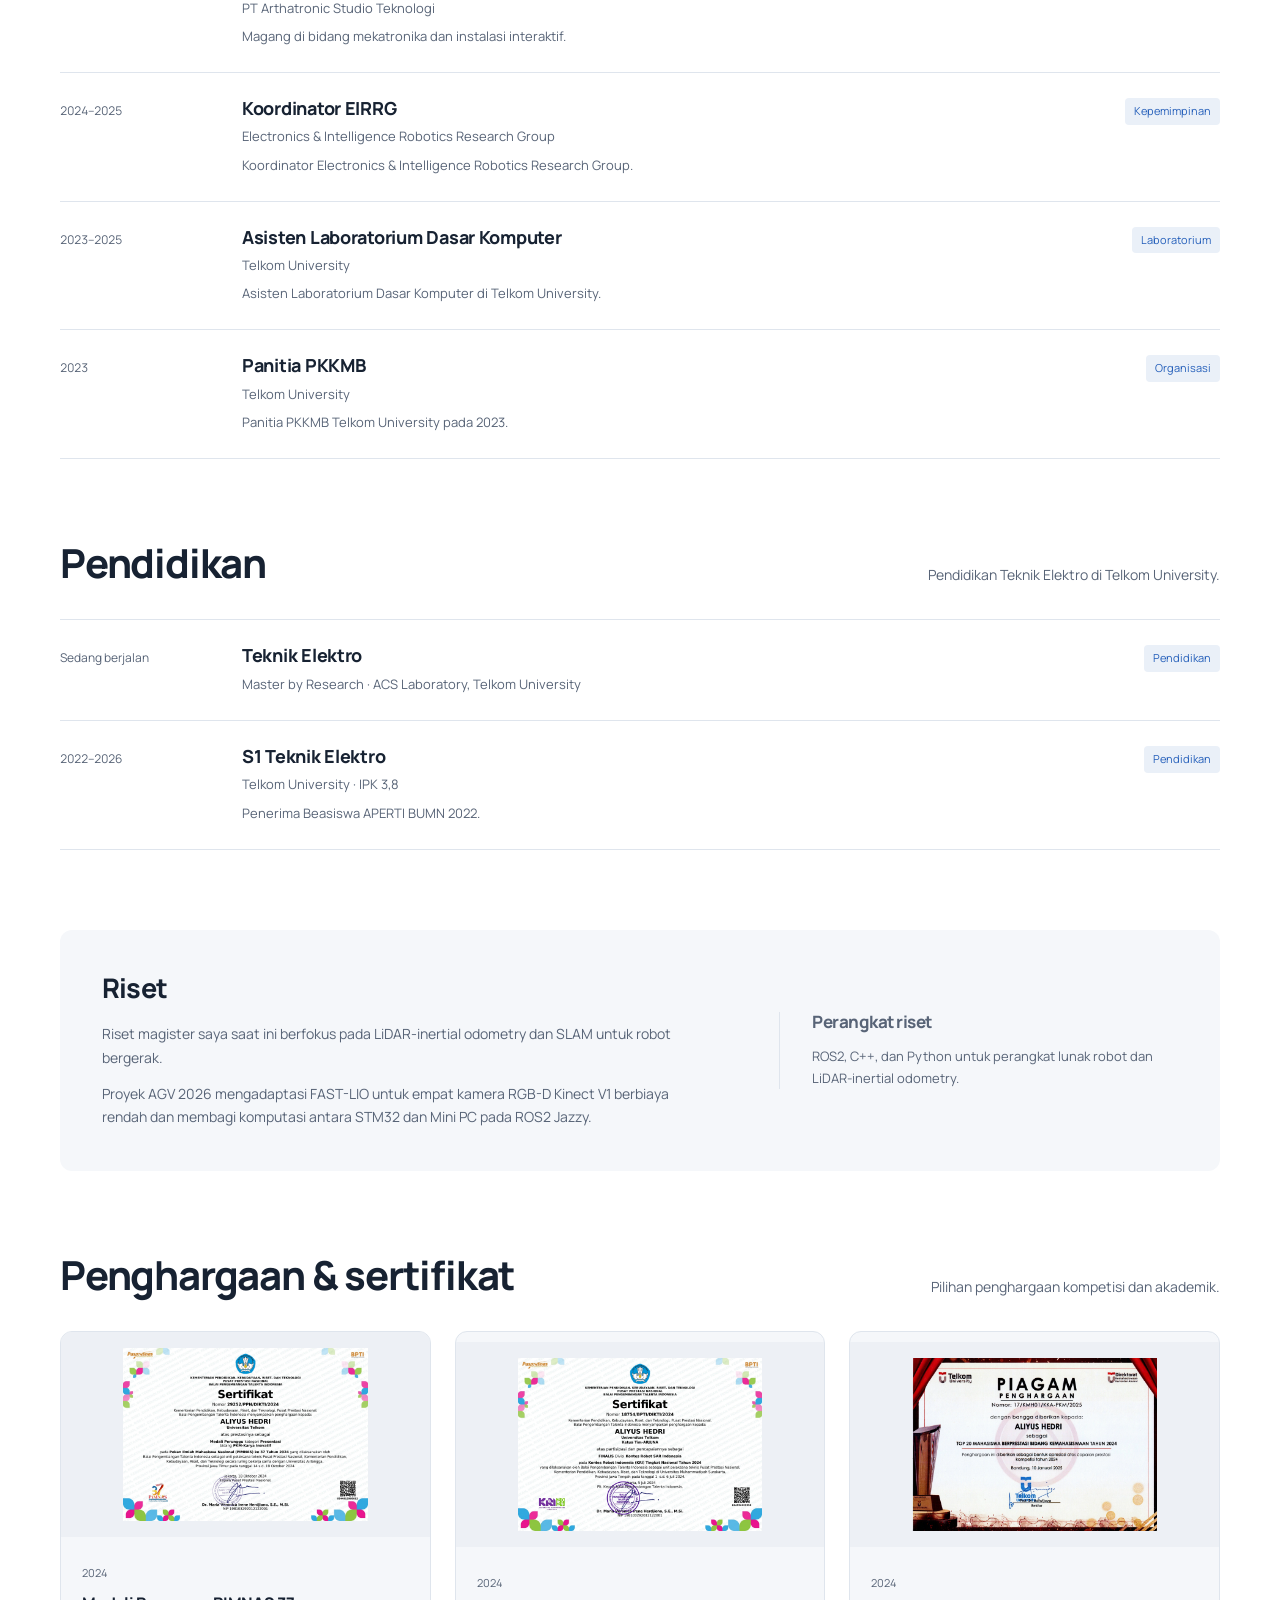
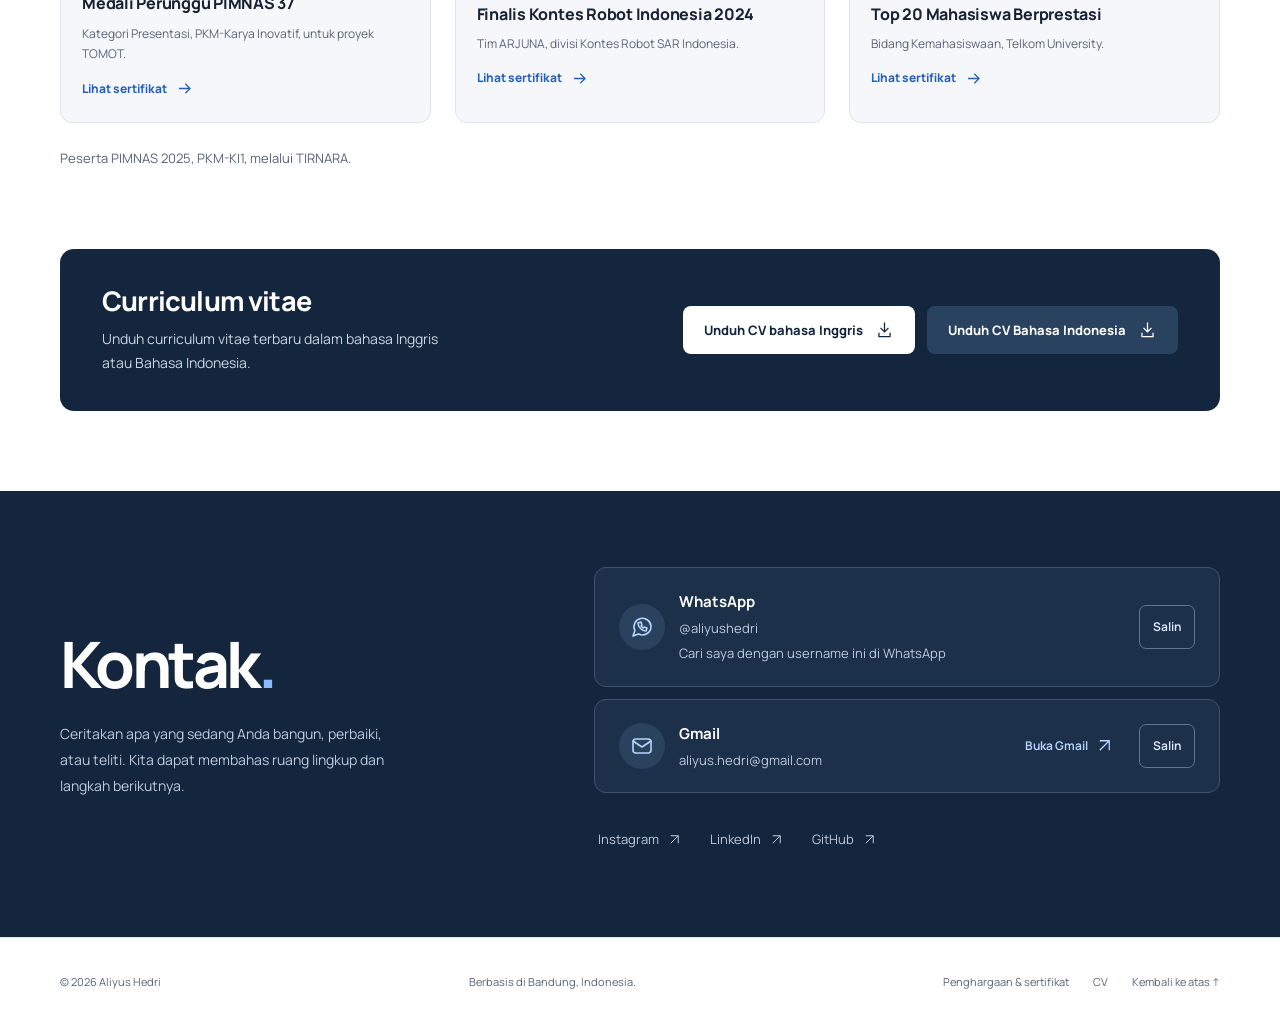
<file: index-id.html>
<!doctype html>
<html lang="id"><head><meta charset="utf-8"><meta name="viewport" content="width=device-width, initial-scale=1"><meta name="theme-color" content="#14263d"><meta name="description" content="Aliyus Hedri adalah freelance engineer robotika dan embedded serta mahasiswa S2 Master by Research Teknik Elektro dengan fokus SLAM, IoT, Android, web, AI, dan dukungan riset."><meta name="robots" content="index,follow"><link rel="canonical" href="https://aliyushedri-portfolio.tech/id/"><link rel="alternate" hreflang="en" href="https://aliyushedri-portfolio.tech/"><link rel="alternate" hreflang="id" href="https://aliyushedri-portfolio.tech/id/"><link rel="alternate" hreflang="x-default" href="https://aliyushedri-portfolio.tech/"><meta property="og:type" content="website"><meta property="og:site_name" content="Aliyus Hedri"><meta property="og:locale" content="id_ID"><meta property="og:locale:alternate" content="en_US"><meta property="og:url" content="https://aliyushedri-portfolio.tech/id/"><meta property="og:title" content="Aliyus Hedri | Freelance Engineer Robotika &amp; Embedded"><meta property="og:description" content="Aliyus Hedri adalah freelance engineer robotika dan embedded serta mahasiswa S2 Master by Research Teknik Elektro dengan fokus SLAM, IoT, Android, web, AI, dan dukungan riset."><meta property="og:image" content="https://aliyushedri-portfolio.tech/assets/images/aliyus.webp"><meta property="og:image:alt" content="Aliyus Hedri | Freelance Engineer Robotika &amp; Embedded"><meta name="twitter:card" content="summary_large_image"><meta name="twitter:title" content="Aliyus Hedri | Freelance Engineer Robotika &amp; Embedded"><meta name="twitter:description" content="Aliyus Hedri adalah freelance engineer robotika dan embedded serta mahasiswa S2 Master by Research Teknik Elektro dengan fokus SLAM, IoT, Android, web, AI, dan dukungan riset."><meta name="twitter:image" content="https://aliyushedri-portfolio.tech/assets/images/aliyus.webp"><title>Aliyus Hedri | Freelance Engineer Robotika &amp; Embedded</title><link rel="icon" type="image/png" href="assets/images/logo.png"><link rel="preload" href="assets/fonts/manrope-latin.woff2" as="font" type="font/woff2" crossorigin><link rel="stylesheet" href="styles.css"><script type="application/ld+json">{"@context":"https://schema.org","@type":"Person","name":"Aliyus Hedri","url":"https://aliyushedri-portfolio.tech/","jobTitle":"Freelance Robotics & Embedded Engineer","sameAs":["https://www.linkedin.com/in/aliyushedri/","https://github.com/aliyushedri","https://www.instagram.com/aliyushedri"]}</script><script src="app.js" defer></script></head><body data-locale="id"><a class="skip-link" href="#main">Lewati ke konten utama</a>
<header class="site-header"><div class="container header-inner">
<a class="brand" href="id/" aria-label="Aliyus Hedri, beranda"><img class="logo" src="assets/images/logo.png" alt="Logo Aliyus Hedri" width="140" height="100"></a>
<div class="language-control" aria-label="Pilihan bahasa"><span>EN</span><button class="language-switch" type="button" role="switch" aria-checked="true" aria-label="Beralih ke bahasa Inggris" data-language-target="./"><span class="switch-thumb"></span></button><span>ID</span></div>
<button class="nav-toggle" type="button" aria-expanded="false" aria-controls="navigation" aria-label="Buka menu navigasi"><svg class="icon" viewBox="0 0 24 24" fill="none" stroke="currentColor" stroke-width="1.6" aria-hidden="true"><path d="M4 7h16M4 12h16M4 17h16"/></svg></button>
<nav class="desktop-nav" id="navigation" aria-label="Navigasi utama"><a href="id/#services">Layanan</a><a href="id/#projects">Proyek</a><a href="id/#about">Tentang</a><a class="nav-contact" href="id/#contact">Kontak <svg class="icon" viewBox="0 0 24 24" fill="none" stroke="currentColor" stroke-width="1.6" aria-hidden="true"><path d="M6 18 18 6M6 6h12v12"/></svg></a></nav>
</div></header><main id="main">
<section class="hero container" aria-labelledby="hero-title"><div class="hero-copy"><p class="intro-line">Freelance Engineer Robotika &amp; Embedded</p><h1 id="hero-title">Aliyus<br>Hedri</h1><p class="hero-description">Saya membangun dan memperbaiki sistem robotika, SLAM, embedded, IoT, Android, web, dan AI sambil menempuh S2 Master by Research Teknik Elektro di Telkom University.</p><div class="hero-actions"><a class="button button-primary" href="#contact">Diskusikan proyek <svg class="icon" viewBox="0 0 24 24" fill="none" stroke="currentColor" stroke-width="1.6" aria-hidden="true"><path d="M5 12h14M13 6l6 6-6 6"/></svg></a><a class="button button-secondary" href="#projects">Lihat proyek <svg class="icon" viewBox="0 0 24 24" fill="none" stroke="currentColor" stroke-width="1.6" aria-hidden="true"><path d="M5 12h14M13 6l6 6-6 6"/></svg></a><a class="hero-cv-link" href="assets/documents/CV-Aliyus-Hedri.pdf" download>Unduh CV <svg class="icon" viewBox="0 0 24 24" fill="none" stroke="currentColor" stroke-width="1.6" aria-hidden="true"><path d="M12 3v12m-5-5 5 5 5-5M5 16v5h14v-5"/></svg></a></div><p class="hero-location">Bandung, Jawa Barat, Indonesia</p></div><figure class="hero-portrait"><img src="assets/images/aliyus.webp" alt="Aliyus Hedri mengenakan jaket Telkom University" width="1334" height="1179" fetchpriority="high"><figcaption class="portrait-caption"><strong>Aliyus Hedri</strong><span>Master by Research · Teknik Elektro</span></figcaption></figure></section>
<div class="container hero-footnote"><span>Robotika</span><span>SLAM</span><span>Embedded systems</span><span>Internet of Things</span></div>

<section class="services-section section container" id="services" aria-labelledby="services-title"><div class="section-heading"><h2 id="services-title">Layanan</h2><p>Dukungan engineering untuk individu, UMKM, startup, perusahaan, dan tim riset. Pekerjaan remote menjadi pilihan utama; pekerjaan onsite, proyek penuh, dan debugging dibahas sesuai kebutuhan.</p></div><div class="service-grid"><article class="service-card"><h3>Robotika, SLAM &amp; embedded IoT</h3><p>Membangun atau memperbaiki sistem robot dan perangkat dengan ROS2, LiDAR, sensor, board embedded, dan alur data terhubung.</p><p class="service-tools"><span>Contoh teknologi</span>ROS2 · C/C++ · Python · Arduino · ESP32 · Raspberry Pi</p></article><article class="service-card"><h3>Desain PCB &amp; otomasi</h3><p>Mengubah ide rangkaian menjadi board atau alur otomasi yang praktis, dari skematik dan layout hingga integrasi embedded.</p><p class="service-tools"><span>Contoh teknologi</span>EasyEDA · EasyEDA Pro · Arduino · ESP32 · otomasi</p></article><article class="service-card"><h3>Pengembangan Android &amp; web</h3><p>Membuat aplikasi Android untuk kendali perangkat atau alur kerja internal, serta website statis untuk portofolio, usaha, dan proyek.</p><p class="service-tools"><span>Contoh teknologi</span>Android Studio · HTML · CSS · JavaScript · GitHub Pages</p></article><article class="service-card"><h3>AI, bot &amp; machine learning</h3><p>Mengintegrasikan LLM ke otomasi, membuat bot Telegram dengan atau tanpa AI, serta melatih model ML/DL untuk deteksi dan pemrosesan citra pada sistem embedded atau standalone.</p><p class="service-tools"><span>Contoh teknologi</span>Integrasi LLM · bot Telegram · ML/DL · computer vision</p></article><article class="service-card"><h3>Bantuan riset, paper &amp; LaTeX</h3><p>Membantu menstrukturkan pekerjaan teknis, menyunting paper atau manuskrip jurnal, dan menyiapkan dokumen LaTeX sesuai ruang lingkup riset yang disepakati.</p><p class="service-tools"><span>Contoh teknologi</span>Penulisan teknis · penyuntingan paper · LaTeX · alur kerja riset</p></article></div></section>

<section class="section container" id="projects" aria-labelledby="projects-title"><div class="section-heading"><h2 id="projects-title">Proyek pilihan</h2><p>Proyek robotika, embedded, dan perangkat lunak dari kegiatan riset, kompetisi, serta pengembangan.</p></div><div class="project-filters" role="group" aria-label="Filter proyek berdasarkan bidang"><button class="filter-button" type="button" data-filter="all" aria-pressed="true">Semua proyek</button><button class="filter-button" type="button" data-filter="robotics" aria-pressed="false">Robotika</button><button class="filter-button" type="button" data-filter="embedded" aria-pressed="false">Embedded</button><button class="filter-button" type="button" data-filter="iot" aria-pressed="false">IoT</button><button class="filter-button" type="button" data-filter="software" aria-pressed="false">Perangkat lunak</button><button class="filter-button" type="button" data-filter="ai" aria-pressed="false">AI</button></div><p id="filter-status" class="sr-only" role="status" aria-live="polite">6 proyek ditampilkan</p><div class="project-grid"><a class="project-card" href="proyek-hexapod-id.html" data-category="robotics ai"><div class="project-image image-hexapod"><img src="assets/images/hexapod.webp" alt="Robot hexapod ARJUNA saat kompetisi robot" width="1200" height="900" loading="lazy"></div><div class="project-meta"><span>Robotika &amp; computer vision</span><span>2023–2024</span></div><h3>Robot hexapod ARJUNA</h3><p class="project-summary">Keseimbangan otomatis berbasis IMU dan deteksi objek real-time YOLOv8 untuk robot berkaki enam.</p><span class="project-link">Lihat proyek <svg class="icon" viewBox="0 0 24 24" fill="none" stroke="currentColor" stroke-width="1.6" aria-hidden="true"><path d="M5 12h14M13 6l6 6-6 6"/></svg></span></a><a class="project-card" href="proyek-tomot-id.html" data-category="embedded iot"><div class="project-image image-tomot"><img src="assets/images/tomot.webp" alt="Perangkat monitoring tanah portabel TOMOT" width="1200" height="900" loading="lazy"></div><div class="project-meta"><span>Embedded systems &amp; pertanian</span><span>2024</span></div><h3>TOMOT</h3><p class="project-summary">Tongkat monitoring tanah portabel untuk memeriksa parameter yang digunakan dalam keputusan pemupukan.</p><span class="project-link">Lihat proyek <svg class="icon" viewBox="0 0 24 24" fill="none" stroke="currentColor" stroke-width="1.6" aria-hidden="true"><path d="M5 12h14M13 6l6 6-6 6"/></svg></span></a><a class="project-card" href="proyek-instalasi-id.html" data-category="embedded"><div class="project-image image-nawa"><img src="assets/images/nawa.webp" alt="Instalasi interaktif Nawa Majika saat magang" width="1200" height="900" loading="lazy"></div><div class="project-meta"><span>Mekatronika &amp; instalasi interaktif</span><span>2025</span></div><h3>Instalasi Nawa Majika &amp; Skyward</h3><p class="project-summary">Pekerjaan instalasi interaktif yang ditemui selama magang di PT Arthatronic Studio Teknologi.</p><span class="project-link">Lihat proyek <svg class="icon" viewBox="0 0 24 24" fill="none" stroke="currentColor" stroke-width="1.6" aria-hidden="true"><path d="M5 12h14M13 6l6 6-6 6"/></svg></span></a><a class="project-card" href="proyek-kualitas-air-id.html" data-category="embedded iot"><div class="project-image image-water"><img src="assets/images/water.webp" alt="Prototipe monitoring kualitas air rumah tangga berbasis ESP32" width="1200" height="900" loading="lazy"></div><div class="project-meta"><span>Internet of Things</span><span>2025</span></div><h3>Sistem monitoring kualitas air rumah tangga</h3><p class="project-summary">Prototipe ESP32 yang mengirim data pH, suhu, dan kekeruhan ke dashboard cloud.</p><span class="project-link">Lihat proyek <svg class="icon" viewBox="0 0 24 24" fill="none" stroke="currentColor" stroke-width="1.6" aria-hidden="true"><path d="M5 12h14M13 6l6 6-6 6"/></svg></span></a><a class="project-card" href="proyek-telubot-android-id.html" data-category="software android robotics"><div class="project-image image-telubot"><img src="assets/images/telubot.webp" alt="Proyek aplikasi Android TEL-U BOT" width="1200" height="900" loading="lazy"></div><div class="project-meta"><span>Android · dukungan robotika</span><span>2026</span></div><h3>Aplikasi Android TEL-U BOT</h3><p class="project-summary">Aplikasi Android terbit untuk mengendalikan, memantau, dan mengonfigurasi TEL-U BOT melalui Wi-Fi lokal.</p><span class="project-link">Lihat proyek <svg class="icon" viewBox="0 0 24 24" fill="none" stroke="currentColor" stroke-width="1.6" aria-hidden="true"><path d="M5 12h14M13 6l6 6-6 6"/></svg></span></a><a class="project-card" href="proyek-portfolio-site-id.html" data-category="software web"><div class="project-image image-portfolio"><img src="assets/images/portfolio.webp" alt="Situs portofolio Aliyus Hedri" width="1200" height="900" loading="lazy"></div><div class="project-meta"><span>Web statis · portofolio</span><span>Saat ini</span></div><h3>Situs portofolio Aliyus Hedri</h3><p class="project-summary">Portofolio statis bilingual berbasis HTML, CSS, dan JavaScript yang dipublikasikan melalui GitHub Pages.</p><span class="project-link">Lihat proyek <svg class="icon" viewBox="0 0 24 24" fill="none" stroke="currentColor" stroke-width="1.6" aria-hidden="true"><path d="M5 12h14M13 6l6 6-6 6"/></svg></span></a></div></section>

<section class="process-section section" id="how-work" aria-labelledby="how-work-title"><div class="container"><div class="section-heading"><h2 id="how-work-title">Cara kerja</h2><p>Ceritakan kebutuhan, sepakati ruang lingkup, lalu mulai pekerjaan teknis.</p></div><div class="process-grid"><article class="process-step"><span class="process-number" aria-hidden="true">01</span><h3>Mulai dari brief</h3><p>Kita membahas masalah, sistem saat ini, batasan, pengguna, dan hasil yang diinginkan.</p></article><article class="process-step"><span class="process-number" aria-hidden="true">02</span><h3>Sepakati ruang lingkup</h3><p>Sebelum implementasi, kita menyepakati area kerja, antarmuka, keluaran yang diusulkan, dan format serah terima.</p></article><article class="process-step"><span class="process-number" aria-hidden="true">03</span><h3>Bangun dan serahkan</h3><p>Sesuai ruang lingkup yang disepakati, keluaran dapat berupa source code, file desain, catatan setup, dokumentasi, demo kerja, atau sesi serah terima.</p></article></div></div></section>

<section class="about-section" id="about" aria-labelledby="about-title"><div class="container about-grid"><div class="about-copy"><h2 id="about-title">Tentang</h2><p>Saya Aliyus Hedri, freelance engineer dan mahasiswa S2 Master by Research Teknik Elektro di ACS Laboratory, Telkom University.</p><p>Pekerjaan saya berada di antara robotika dan perangkat lunak praktis: LiDAR-inertial odometry dan SLAM, perangkat embedded dan IoT, alat Android, otomasi, AI, serta dukungan teknis untuk riset.</p><p>Saya pernah memimpin Tim ARJUNA, mengembangkan prototipe monitoring, menjadi koordinator EIRRG, menjadi asisten laboratorium komputer, dan menjalani magang mekatronika di PT Arthatronic Studio Teknologi.</p><a class="text-link" href="id/#cv">Lihat curriculum vitae <svg class="icon" viewBox="0 0 24 24" fill="none" stroke="currentColor" stroke-width="1.6" aria-hidden="true"><path d="M5 12h14M13 6l6 6-6 6"/></svg></a></div><div class="expertise-list"><div class="expertise-item"><h3>Robotika dan persepsi</h3><p>ROS2, SLAM, sensor fusion, robot bergerak dan robot berkaki, YOLOv8, serta OpenCV.</p></div><div class="expertise-item"><h3>Embedded systems dan sensor</h3><p>C/C++, ESP32, STM32, Raspberry Pi, IMU, kamera, sensor jarak, dan sensor lingkungan.</p></div><div class="expertise-item"><h3>IoT dan perangkat lunak</h3><p>Python, MQTT, HTTP/REST API, Wi-Fi, Git, Linux, dan MATLAB/Simulink.</p></div></div></div></section>

<section class="section container" id="experience" aria-labelledby="experience-title"><div class="section-heading"><h2 id="experience-title">Pengalaman</h2><p>Pengalaman di industri, laboratorium, riset, dan kegiatan universitas.</p></div><div class="experience-list"><article class="experience-item"><p class="experience-period">30 Jun–9 Agu 2025</p><div class="experience-detail"><h3>Magang Mechatronics Engineer</h3><p>PT Arthatronic Studio Teknologi</p><p>Magang di bidang mekatronika dan instalasi interaktif.</p></div><span class="experience-type">Industri</span></article><article class="experience-item"><p class="experience-period">2024–2025</p><div class="experience-detail"><h3>Koordinator EIRRG</h3><p>Electronics &amp; Intelligence Robotics Research Group</p><p>Koordinator Electronics &amp; Intelligence Robotics Research Group.</p></div><span class="experience-type">Kepemimpinan</span></article><article class="experience-item"><p class="experience-period">2023–2025</p><div class="experience-detail"><h3>Asisten Laboratorium Dasar Komputer</h3><p>Telkom University</p><p>Asisten Laboratorium Dasar Komputer di Telkom University.</p></div><span class="experience-type">Laboratorium</span></article><article class="experience-item"><p class="experience-period">2023</p><div class="experience-detail"><h3>Panitia PKKMB</h3><p>Telkom University</p><p>Panitia PKKMB Telkom University pada 2023.</p></div><span class="experience-type">Organisasi</span></article></div></section>

<section class="section compact-section container" id="education" aria-labelledby="education-title"><div class="section-heading"><h2 id="education-title">Pendidikan</h2><p>Pendidikan Teknik Elektro di Telkom University.</p></div><div class="experience-list"><article class="experience-item"><p class="experience-period">Sedang berjalan</p><div class="experience-detail"><h3>Teknik Elektro</h3><p>Master by Research · ACS Laboratory, Telkom University</p></div><span class="experience-type">Pendidikan</span></article><article class="experience-item"><p class="experience-period">2022–2026</p><div class="experience-detail"><h3>S1 Teknik Elektro</h3><p>Telkom University · IPK 3,8</p><p>Penerima Beasiswa APERTI BUMN 2022.</p></div><span class="experience-type">Pendidikan</span></article></div></section>

<section class="container research-block" id="research" aria-labelledby="research-title"><div class="research-copy"><h2 id="research-title">Riset</h2><p>Riset magister saya saat ini berfokus pada LiDAR-inertial odometry dan SLAM untuk robot bergerak.</p><p>Proyek AGV 2026 mengadaptasi FAST-LIO untuk empat kamera RGB-D Kinect V1 berbiaya rendah dan membagi komputasi antara STM32 dan Mini PC pada ROS2 Jazzy.</p></div><aside class="research-note"><span class="research-symbol" aria-hidden="true">3D</span><h3>Perangkat riset</h3><p>ROS2, C++, dan Python untuk perangkat lunak robot dan LiDAR-inertial odometry.</p></aside></section>

<section class="section award-section" id="awards" aria-labelledby="awards-title"><div class="container"><div class="section-heading"><h2 id="awards-title">Penghargaan &amp; sertifikat</h2><p>Pilihan penghargaan kompetisi dan akademik.</p></div><div class="award-grid"><button class="award-card" type="button" data-certificate="assets/images/pimnas-2024.webp" data-certificate-title="Medali Perunggu PIMNAS 37" aria-label="Lihat sertifikat: Medali Perunggu PIMNAS 37"><div class="award-image"><img src="assets/images/pimnas-2024.webp" alt="Sertifikat: Medali Perunggu PIMNAS 37" width="800" height="560" loading="lazy"></div><div class="award-content"><span class="award-year">2024</span><h3>Medali Perunggu PIMNAS 37</h3><p>Kategori Presentasi, PKM-Karya Inovatif, untuk proyek TOMOT.</p><span class="project-link">Lihat sertifikat <svg class="icon" viewBox="0 0 24 24" fill="none" stroke="currentColor" stroke-width="1.6" aria-hidden="true"><path d="M5 12h14M13 6l6 6-6 6"/></svg></span></div></button><button class="award-card" type="button" data-certificate="assets/images/kri-2024.webp" data-certificate-title="Finalis Kontes Robot Indonesia 2024" aria-label="Lihat sertifikat: Finalis Kontes Robot Indonesia 2024"><div class="award-image"><img src="assets/images/kri-2024.webp" alt="Sertifikat: Finalis Kontes Robot Indonesia 2024" width="800" height="560" loading="lazy"></div><div class="award-content"><span class="award-year">2024</span><h3>Finalis Kontes Robot Indonesia 2024</h3><p>Tim ARJUNA, divisi Kontes Robot SAR Indonesia.</p><span class="project-link">Lihat sertifikat <svg class="icon" viewBox="0 0 24 24" fill="none" stroke="currentColor" stroke-width="1.6" aria-hidden="true"><path d="M5 12h14M13 6l6 6-6 6"/></svg></span></div></button><button class="award-card" type="button" data-certificate="assets/images/mawapres-2024.webp" data-certificate-title="Top 20 Mahasiswa Berprestasi" aria-label="Lihat sertifikat: Top 20 Mahasiswa Berprestasi"><div class="award-image"><img src="assets/images/mawapres-2024.webp" alt="Sertifikat: Top 20 Mahasiswa Berprestasi" width="800" height="560" loading="lazy"></div><div class="award-content"><span class="award-year">2024</span><h3>Top 20 Mahasiswa Berprestasi</h3><p>Bidang Kemahasiswaan, Telkom University.</p><span class="project-link">Lihat sertifikat <svg class="icon" viewBox="0 0 24 24" fill="none" stroke="currentColor" stroke-width="1.6" aria-hidden="true"><path d="M5 12h14M13 6l6 6-6 6"/></svg></span></div></button></div><p class="additional-award">Peserta PIMNAS 2025, PKM-KI1, melalui TIRNARA.</p></div></section>

<section class="cv-section container" id="cv" aria-labelledby="cv-title"><div class="section-heading"><h2 id="cv-title">Curriculum vitae</h2><p>Unduh curriculum vitae terbaru dalam bahasa Inggris atau Bahasa Indonesia.</p></div><div class="cv-actions"><a class="button button-primary" href="assets/documents/CV-Aliyus-Hedri-EN.pdf" download>Unduh CV bahasa Inggris <svg class="icon" viewBox="0 0 24 24" fill="none" stroke="currentColor" stroke-width="1.6" aria-hidden="true"><path d="M12 3v12m-5-5 5 5 5-5M5 16v5h14v-5"/></svg></a><a class="button button-secondary" href="assets/documents/CV-Aliyus-Hedri.pdf" download>Unduh CV Bahasa Indonesia <svg class="icon" viewBox="0 0 24 24" fill="none" stroke="currentColor" stroke-width="1.6" aria-hidden="true"><path d="M12 3v12m-5-5 5 5 5-5M5 16v5h14v-5"/></svg></a></div></section>

<section class="contact-section" id="contact" aria-labelledby="contact-title"><div class="container contact-inner"><div class="contact-copy"><h2 id="contact-title">Kontak<span aria-hidden="true">.</span></h2><p>Ceritakan apa yang sedang Anda bangun, perbaiki, atau teliti. Kita dapat membahas ruang lingkup dan langkah berikutnya.</p></div><div class="contact-channels"><div class="contact-primary"><div class="contact-card contact-username" aria-label="WhatsApp: @aliyushedri"><span class="contact-symbol" aria-hidden="true"><svg viewBox="0 0 24 24" fill="none" stroke="currentColor" stroke-width="1.6" stroke-linecap="round" stroke-linejoin="round"><path d="M21 11.5a8.5 8.5 0 0 1-12.6 7.4L3 21l1.9-5.4A8.5 8.5 0 1 1 21 11.5Z"/><path d="M8 8c0 4 4 8 8 8l1-3-3-1-1 1-2-2 1-1-1-3Z"/></svg></span><span class="contact-card-label">WhatsApp<small>@aliyushedri</small><small>Cari saya dengan username ini di WhatsApp</small></span><button class="copy-contact" type="button" data-copy="username" data-copy-value="@aliyushedri" data-copy-success="Username WhatsApp disalin" data-copy-failed="Penyalinan gagal; pilih teks secara manual" aria-label="Salin username WhatsApp"><span aria-hidden="true">Salin</span></button><span class="copy-status" data-copy-status="username" role="status" aria-live="polite"></span></div><div class="contact-card contact-email-card"><span class="contact-symbol" aria-hidden="true"><svg viewBox="0 0 24 24" fill="none" stroke="currentColor" stroke-width="1.6" stroke-linecap="round" stroke-linejoin="round"><rect x="3" y="5" width="18" height="14" rx="3"/><path d="m3 7 9 6 9-6"/></svg></span><span class="contact-card-label">Gmail<small>aliyus.hedri@gmail.com</small></span><a class="contact-email-link" href="https://mail.google.com/mail/?view=cm&amp;fs=1&amp;to=aliyus.hedri%40gmail.com" target="_blank" rel="noopener" aria-label="Gmail: aliyus.hedri@gmail.com">Buka Gmail <svg class="icon" viewBox="0 0 24 24" fill="none" stroke="currentColor" stroke-width="1.6" aria-hidden="true"><path d="M6 18 18 6M6 6h12v12"/></svg></a><button class="copy-contact" type="button" data-copy="email" data-copy-value="aliyus.hedri@gmail.com" data-copy-success="Alamat email disalin" data-copy-failed="Penyalinan gagal; pilih teks secara manual" aria-label="Salin alamat email"><span aria-hidden="true">Salin</span></button><span class="copy-status" data-copy-status="email" role="status" aria-live="polite"></span></div></div><div class="contact-socials"><a href="https://www.instagram.com/aliyushedri" target="_blank" rel="noopener" aria-label="Instagram: aliyushedri">Instagram<svg class="icon" viewBox="0 0 24 24" fill="none" stroke="currentColor" stroke-width="1.6" aria-hidden="true"><path d="M6 18 18 6M6 6h12v12"/></svg></a><a href="https://www.linkedin.com/in/aliyushedri/" target="_blank" rel="noopener" aria-label="LinkedIn: aliyushedri">LinkedIn<svg class="icon" viewBox="0 0 24 24" fill="none" stroke="currentColor" stroke-width="1.6" aria-hidden="true"><path d="M6 18 18 6M6 6h12v12"/></svg></a><a href="https://github.com/aliyushedri" target="_blank" rel="noopener" aria-label="GitHub: aliyushedri">GitHub<svg class="icon" viewBox="0 0 24 24" fill="none" stroke="currentColor" stroke-width="1.6" aria-hidden="true"><path d="M6 18 18 6M6 6h12v12"/></svg></a></div></div></div></section>
</main><footer class="site-footer"><div class="container footer-inner"><span>© 2026 Aliyus Hedri</span><span>Berbasis di Bandung, Indonesia.</span><nav class="footer-nav" aria-label="Tautan footer"><a href="id/#awards">Penghargaan &amp; sertifikat</a><a href="id/#cv">CV</a><a href="#main">Kembali ke atas ↑</a></nav></div></footer><dialog id="certificate-dialog" class="certificate-dialog" aria-labelledby="certificate-title"><button class="dialog-close" type="button" aria-label="Tutup dialog sertifikat"><svg class="icon" viewBox="0 0 24 24" fill="none" stroke="currentColor" stroke-width="1.8" aria-hidden="true"><path d="m6 6 12 12M18 6 6 18"/></svg></button><h2 id="certificate-title"></h2><img id="certificate-image" alt=""></dialog></body></html>
</file>
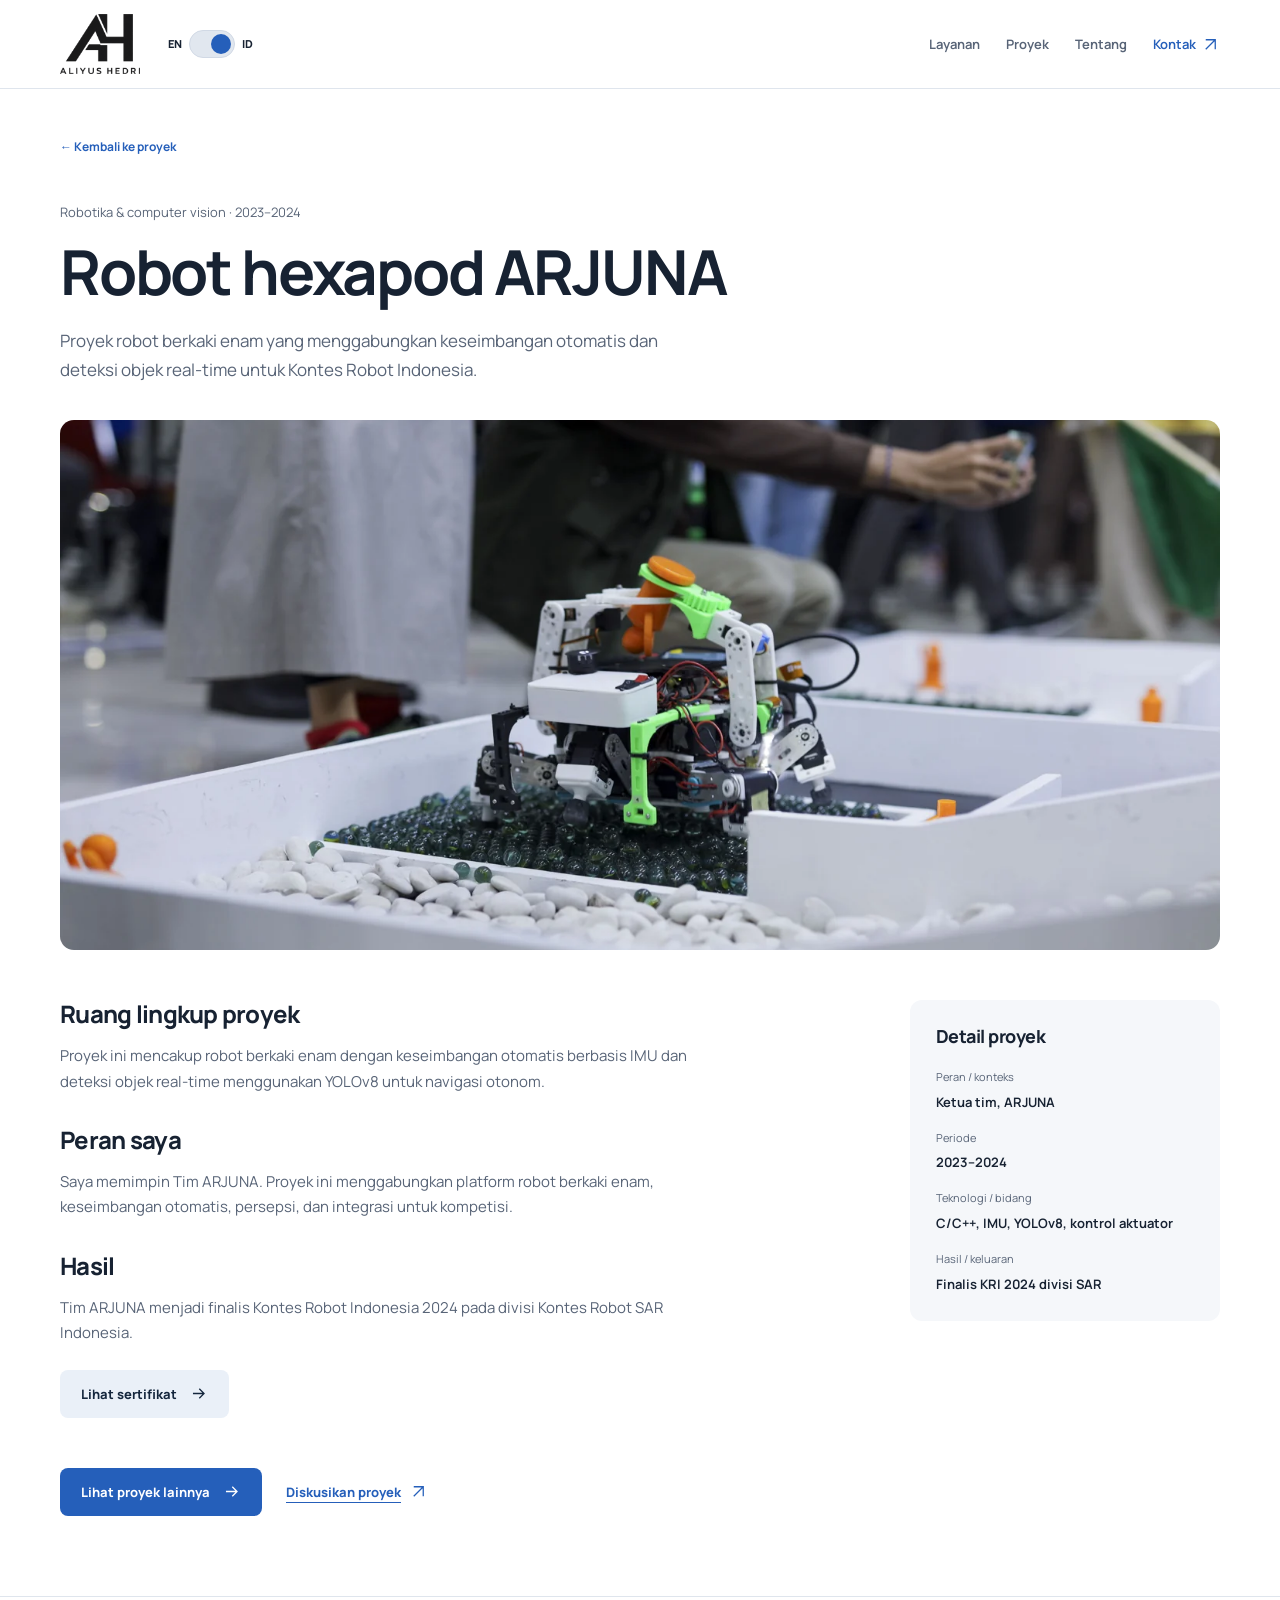
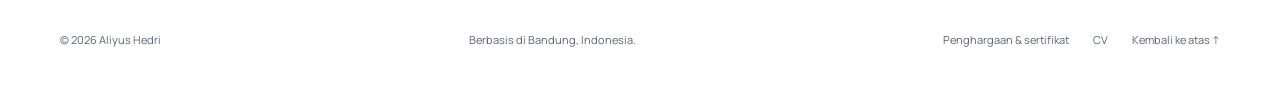
<file: proyek-hexapod-id.html>
<!doctype html>
<html lang="id"><head><meta charset="utf-8"><meta name="viewport" content="width=device-width, initial-scale=1"><meta name="theme-color" content="#14263d"><meta name="description" content="Keseimbangan otomatis berbasis IMU dan deteksi objek real-time YOLOv8 untuk robot berkaki enam."><meta name="robots" content="index,follow"><link rel="canonical" href="https://aliyushedri-portfolio.tech/proyek-hexapod-id.html"><link rel="alternate" hreflang="en" href="https://aliyushedri-portfolio.tech/proyek-hexapod.html"><link rel="alternate" hreflang="id" href="https://aliyushedri-portfolio.tech/proyek-hexapod-id.html"><link rel="alternate" hreflang="x-default" href="https://aliyushedri-portfolio.tech/proyek-hexapod.html"><meta property="og:type" content="website"><meta property="og:site_name" content="Aliyus Hedri"><meta property="og:locale" content="id_ID"><meta property="og:locale:alternate" content="en_US"><meta property="og:url" content="https://aliyushedri-portfolio.tech/proyek-hexapod-id.html"><meta property="og:title" content="Robot hexapod ARJUNA | Aliyus Hedri"><meta property="og:description" content="Keseimbangan otomatis berbasis IMU dan deteksi objek real-time YOLOv8 untuk robot berkaki enam."><meta property="og:image" content="https://aliyushedri-portfolio.tech/assets/images/hexapod.webp"><meta property="og:image:alt" content="Robot hexapod ARJUNA | Aliyus Hedri"><meta name="twitter:card" content="summary_large_image"><meta name="twitter:title" content="Robot hexapod ARJUNA | Aliyus Hedri"><meta name="twitter:description" content="Keseimbangan otomatis berbasis IMU dan deteksi objek real-time YOLOv8 untuk robot berkaki enam."><meta name="twitter:image" content="https://aliyushedri-portfolio.tech/assets/images/hexapod.webp"><title>Robot hexapod ARJUNA | Aliyus Hedri</title><link rel="icon" type="image/png" href="assets/images/logo.png"><link rel="preload" href="assets/fonts/manrope-latin.woff2" as="font" type="font/woff2" crossorigin><link rel="stylesheet" href="styles.css"><script type="application/ld+json">{"@context":"https://schema.org","@type":"Person","name":"Aliyus Hedri","url":"https://aliyushedri-portfolio.tech/","jobTitle":"Freelance Robotics & Embedded Engineer","sameAs":["https://www.linkedin.com/in/aliyushedri/","https://github.com/aliyushedri","https://www.instagram.com/aliyushedri"]}</script><script src="app.js" defer></script></head><body data-locale="id"><a class="skip-link" href="#main">Lewati ke konten utama</a>
<header class="site-header"><div class="container header-inner">
<a class="brand" href="id/" aria-label="Aliyus Hedri, beranda"><img class="logo" src="assets/images/logo.png" alt="Logo Aliyus Hedri" width="140" height="100"></a>
<div class="language-control" aria-label="Pilihan bahasa"><span>EN</span><button class="language-switch" type="button" role="switch" aria-checked="true" aria-label="Beralih ke bahasa Inggris" data-language-target="./"><span class="switch-thumb"></span></button><span>ID</span></div>
<button class="nav-toggle" type="button" aria-expanded="false" aria-controls="navigation" aria-label="Buka menu navigasi"><svg class="icon" viewBox="0 0 24 24" fill="none" stroke="currentColor" stroke-width="1.6" aria-hidden="true"><path d="M4 7h16M4 12h16M4 17h16"/></svg></button>
<nav class="desktop-nav" id="navigation" aria-label="Navigasi utama"><a href="id/#services">Layanan</a><a href="id/#projects">Proyek</a><a href="id/#about">Tentang</a><a class="nav-contact" href="id/#contact">Kontak <svg class="icon" viewBox="0 0 24 24" fill="none" stroke="currentColor" stroke-width="1.6" aria-hidden="true"><path d="M6 18 18 6M6 6h12v12"/></svg></a></nav>
</div></header><main id="main" class="project-detail container"><a class="back-link" href="id/#projects">← Kembali ke proyek</a><div class="detail-heading"><p class="detail-category">Robotika &amp; computer vision · 2023–2024</p><h1>Robot hexapod ARJUNA</h1><p class="detail-lead">Proyek robot berkaki enam yang menggabungkan keseimbangan otomatis dan deteksi objek real-time untuk Kontes Robot Indonesia.</p></div><figure class="detail-cover image-hexapod"><img src="assets/images/hexapod.webp" alt="Robot hexapod ARJUNA saat kompetisi robot" width="1500" height="1000" fetchpriority="high"></figure><div class="detail-layout"><div class="detail-body"><section><h2>Ruang lingkup proyek</h2><p>Proyek ini mencakup robot berkaki enam dengan keseimbangan otomatis berbasis IMU dan deteksi objek real-time menggunakan YOLOv8 untuk navigasi otonom.</p></section><section><h2>Peran saya</h2><p>Saya memimpin Tim ARJUNA. Proyek ini menggabungkan platform robot berkaki enam, keseimbangan otomatis, persepsi, dan integrasi untuk kompetisi.</p></section><section><h2>Hasil</h2><p>Tim ARJUNA menjadi finalis Kontes Robot Indonesia 2024 pada divisi Kontes Robot SAR Indonesia.</p></section><button class="button button-secondary certificate-button" type="button" data-certificate="assets/images/kri-2024.webp" data-certificate-title="Finalis Kontes Robot Indonesia Tingkat Nasional 2024">Lihat sertifikat <svg class="icon" viewBox="0 0 24 24" fill="none" stroke="currentColor" stroke-width="1.6" aria-hidden="true"><path d="M5 12h14M13 6l6 6-6 6"/></svg></button></div><aside class="detail-facts"><h2>Detail proyek</h2><dl><dt>Peran / konteks</dt><dd>Ketua tim, ARJUNA</dd><dt>Periode</dt><dd>2023–2024</dd><dt>Teknologi / bidang</dt><dd>C/C++, IMU, YOLOv8, kontrol aktuator</dd><dt>Hasil / keluaran</dt><dd>Finalis KRI 2024 divisi SAR</dd></dl></aside></div><div class="detail-bottom"><a class="button button-primary" href="id/#projects">Lihat proyek lainnya <svg class="icon" viewBox="0 0 24 24" fill="none" stroke="currentColor" stroke-width="1.6" aria-hidden="true"><path d="M5 12h14M13 6l6 6-6 6"/></svg></a><a class="text-link" href="https://mail.google.com/mail/?view=cm&amp;fs=1&amp;to=aliyus.hedri%40gmail.com" target="_blank" rel="noopener">Diskusikan proyek <svg class="icon" viewBox="0 0 24 24" fill="none" stroke="currentColor" stroke-width="1.6" aria-hidden="true"><path d="M6 18 18 6M6 6h12v12"/></svg></a></div></main><footer class="site-footer"><div class="container footer-inner"><span>© 2026 Aliyus Hedri</span><span>Berbasis di Bandung, Indonesia.</span><nav class="footer-nav" aria-label="Tautan footer"><a href="id/#awards">Penghargaan &amp; sertifikat</a><a href="id/#cv">CV</a><a href="#main">Kembali ke atas ↑</a></nav></div></footer><dialog id="certificate-dialog" class="certificate-dialog" aria-labelledby="certificate-title"><button class="dialog-close" type="button" aria-label="Tutup dialog sertifikat"><svg class="icon" viewBox="0 0 24 24" fill="none" stroke="currentColor" stroke-width="1.8" aria-hidden="true"><path d="m6 6 12 12M18 6 6 18"/></svg></button><h2 id="certificate-title"></h2><img id="certificate-image" alt=""></dialog></body></html>
</file>
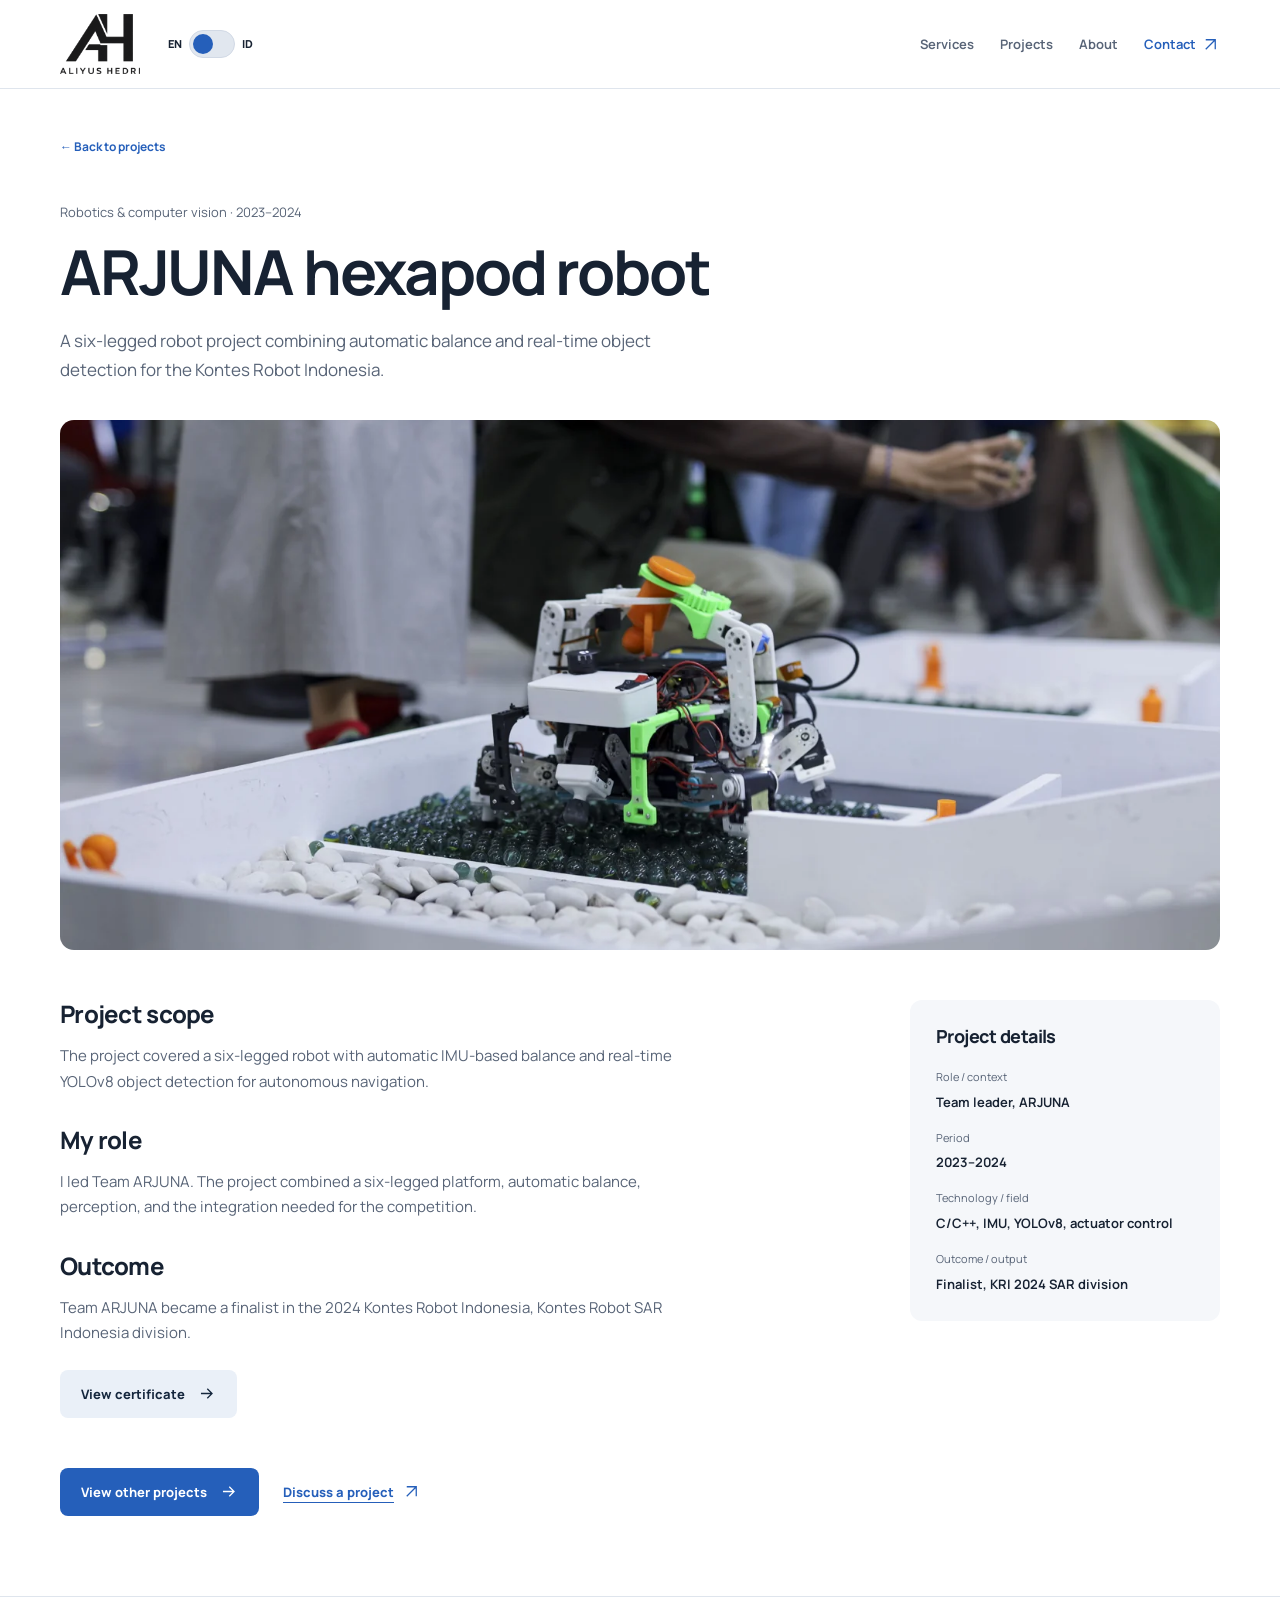
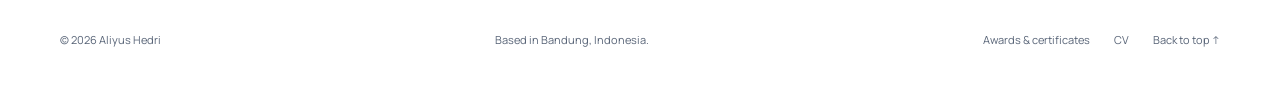
<file: proyek-hexapod.html>
<!doctype html>
<html lang="en"><head><meta charset="utf-8"><meta name="viewport" content="width=device-width, initial-scale=1"><meta name="theme-color" content="#14263d"><meta name="description" content="Automatic IMU-based balance and real-time YOLOv8 object detection for a six-legged robot."><meta name="robots" content="index,follow"><link rel="canonical" href="https://aliyushedri-portfolio.tech/proyek-hexapod.html"><link rel="alternate" hreflang="en" href="https://aliyushedri-portfolio.tech/proyek-hexapod.html"><link rel="alternate" hreflang="id" href="https://aliyushedri-portfolio.tech/proyek-hexapod-id.html"><link rel="alternate" hreflang="x-default" href="https://aliyushedri-portfolio.tech/proyek-hexapod.html"><meta property="og:type" content="website"><meta property="og:site_name" content="Aliyus Hedri"><meta property="og:locale" content="en_US"><meta property="og:locale:alternate" content="id_ID"><meta property="og:url" content="https://aliyushedri-portfolio.tech/proyek-hexapod.html"><meta property="og:title" content="ARJUNA hexapod robot | Aliyus Hedri"><meta property="og:description" content="Automatic IMU-based balance and real-time YOLOv8 object detection for a six-legged robot."><meta property="og:image" content="https://aliyushedri-portfolio.tech/assets/images/hexapod.webp"><meta property="og:image:alt" content="ARJUNA hexapod robot | Aliyus Hedri"><meta name="twitter:card" content="summary_large_image"><meta name="twitter:title" content="ARJUNA hexapod robot | Aliyus Hedri"><meta name="twitter:description" content="Automatic IMU-based balance and real-time YOLOv8 object detection for a six-legged robot."><meta name="twitter:image" content="https://aliyushedri-portfolio.tech/assets/images/hexapod.webp"><title>ARJUNA hexapod robot | Aliyus Hedri</title><link rel="icon" type="image/png" href="assets/images/logo.png"><link rel="preload" href="assets/fonts/manrope-latin.woff2" as="font" type="font/woff2" crossorigin><link rel="stylesheet" href="styles.css"><script type="application/ld+json">{"@context":"https://schema.org","@type":"Person","name":"Aliyus Hedri","url":"https://aliyushedri-portfolio.tech/","jobTitle":"Freelance Robotics & Embedded Engineer","sameAs":["https://www.linkedin.com/in/aliyushedri/","https://github.com/aliyushedri","https://www.instagram.com/aliyushedri"]}</script><script src="app.js" defer></script></head><body data-locale="en"><a class="skip-link" href="#main">Skip to main content</a>
<header class="site-header"><div class="container header-inner">
<a class="brand" href="./" aria-label="Aliyus Hedri, home"><img class="logo" src="assets/images/logo.png" alt="Aliyus Hedri logo" width="140" height="100"></a>
<div class="language-control" aria-label="Language selection"><span>EN</span><button class="language-switch" type="button" role="switch" aria-checked="false" aria-label="Switch to Bahasa Indonesia" data-language-target="id/"><span class="switch-thumb"></span></button><span>ID</span></div>
<button class="nav-toggle" type="button" aria-expanded="false" aria-controls="navigation" aria-label="Open navigation menu"><svg class="icon" viewBox="0 0 24 24" fill="none" stroke="currentColor" stroke-width="1.6" aria-hidden="true"><path d="M4 7h16M4 12h16M4 17h16"/></svg></button>
<nav class="desktop-nav" id="navigation" aria-label="Main navigation"><a href="./#services">Services</a><a href="./#projects">Projects</a><a href="./#about">About</a><a class="nav-contact" href="./#contact">Contact <svg class="icon" viewBox="0 0 24 24" fill="none" stroke="currentColor" stroke-width="1.6" aria-hidden="true"><path d="M6 18 18 6M6 6h12v12"/></svg></a></nav>
</div></header><main id="main" class="project-detail container"><a class="back-link" href="./#projects">← Back to projects</a><div class="detail-heading"><p class="detail-category">Robotics &amp; computer vision · 2023–2024</p><h1>ARJUNA hexapod robot</h1><p class="detail-lead">A six-legged robot project combining automatic balance and real-time object detection for the Kontes Robot Indonesia.</p></div><figure class="detail-cover image-hexapod"><img src="assets/images/hexapod.webp" alt="ARJUNA hexapod robot during a robotics competition" width="1500" height="1000" fetchpriority="high"></figure><div class="detail-layout"><div class="detail-body"><section><h2>Project scope</h2><p>The project covered a six-legged robot with automatic IMU-based balance and real-time YOLOv8 object detection for autonomous navigation.</p></section><section><h2>My role</h2><p>I led Team ARJUNA. The project combined a six-legged platform, automatic balance, perception, and the integration needed for the competition.</p></section><section><h2>Outcome</h2><p>Team ARJUNA became a finalist in the 2024 Kontes Robot Indonesia, Kontes Robot SAR Indonesia division.</p></section><button class="button button-secondary certificate-button" type="button" data-certificate="assets/images/kri-2024.webp" data-certificate-title="Finalist, Kontes Robot Indonesia National Competition 2024">View certificate <svg class="icon" viewBox="0 0 24 24" fill="none" stroke="currentColor" stroke-width="1.6" aria-hidden="true"><path d="M5 12h14M13 6l6 6-6 6"/></svg></button></div><aside class="detail-facts"><h2>Project details</h2><dl><dt>Role / context</dt><dd>Team leader, ARJUNA</dd><dt>Period</dt><dd>2023–2024</dd><dt>Technology / field</dt><dd>C/C++, IMU, YOLOv8, actuator control</dd><dt>Outcome / output</dt><dd>Finalist, KRI 2024 SAR division</dd></dl></aside></div><div class="detail-bottom"><a class="button button-primary" href="./#projects">View other projects <svg class="icon" viewBox="0 0 24 24" fill="none" stroke="currentColor" stroke-width="1.6" aria-hidden="true"><path d="M5 12h14M13 6l6 6-6 6"/></svg></a><a class="text-link" href="https://mail.google.com/mail/?view=cm&amp;fs=1&amp;to=aliyus.hedri%40gmail.com" target="_blank" rel="noopener">Discuss a project <svg class="icon" viewBox="0 0 24 24" fill="none" stroke="currentColor" stroke-width="1.6" aria-hidden="true"><path d="M6 18 18 6M6 6h12v12"/></svg></a></div></main><footer class="site-footer"><div class="container footer-inner"><span>© 2026 Aliyus Hedri</span><span>Based in Bandung, Indonesia.</span><nav class="footer-nav" aria-label="Footer links"><a href="./#awards">Awards &amp; certificates</a><a href="./#cv">CV</a><a href="#main">Back to top ↑</a></nav></div></footer><dialog id="certificate-dialog" class="certificate-dialog" aria-labelledby="certificate-title"><button class="dialog-close" type="button" aria-label="Close certificate dialog"><svg class="icon" viewBox="0 0 24 24" fill="none" stroke="currentColor" stroke-width="1.8" aria-hidden="true"><path d="m6 6 12 12M18 6 6 18"/></svg></button><h2 id="certificate-title"></h2><img id="certificate-image" alt=""></dialog></body></html>
</file>
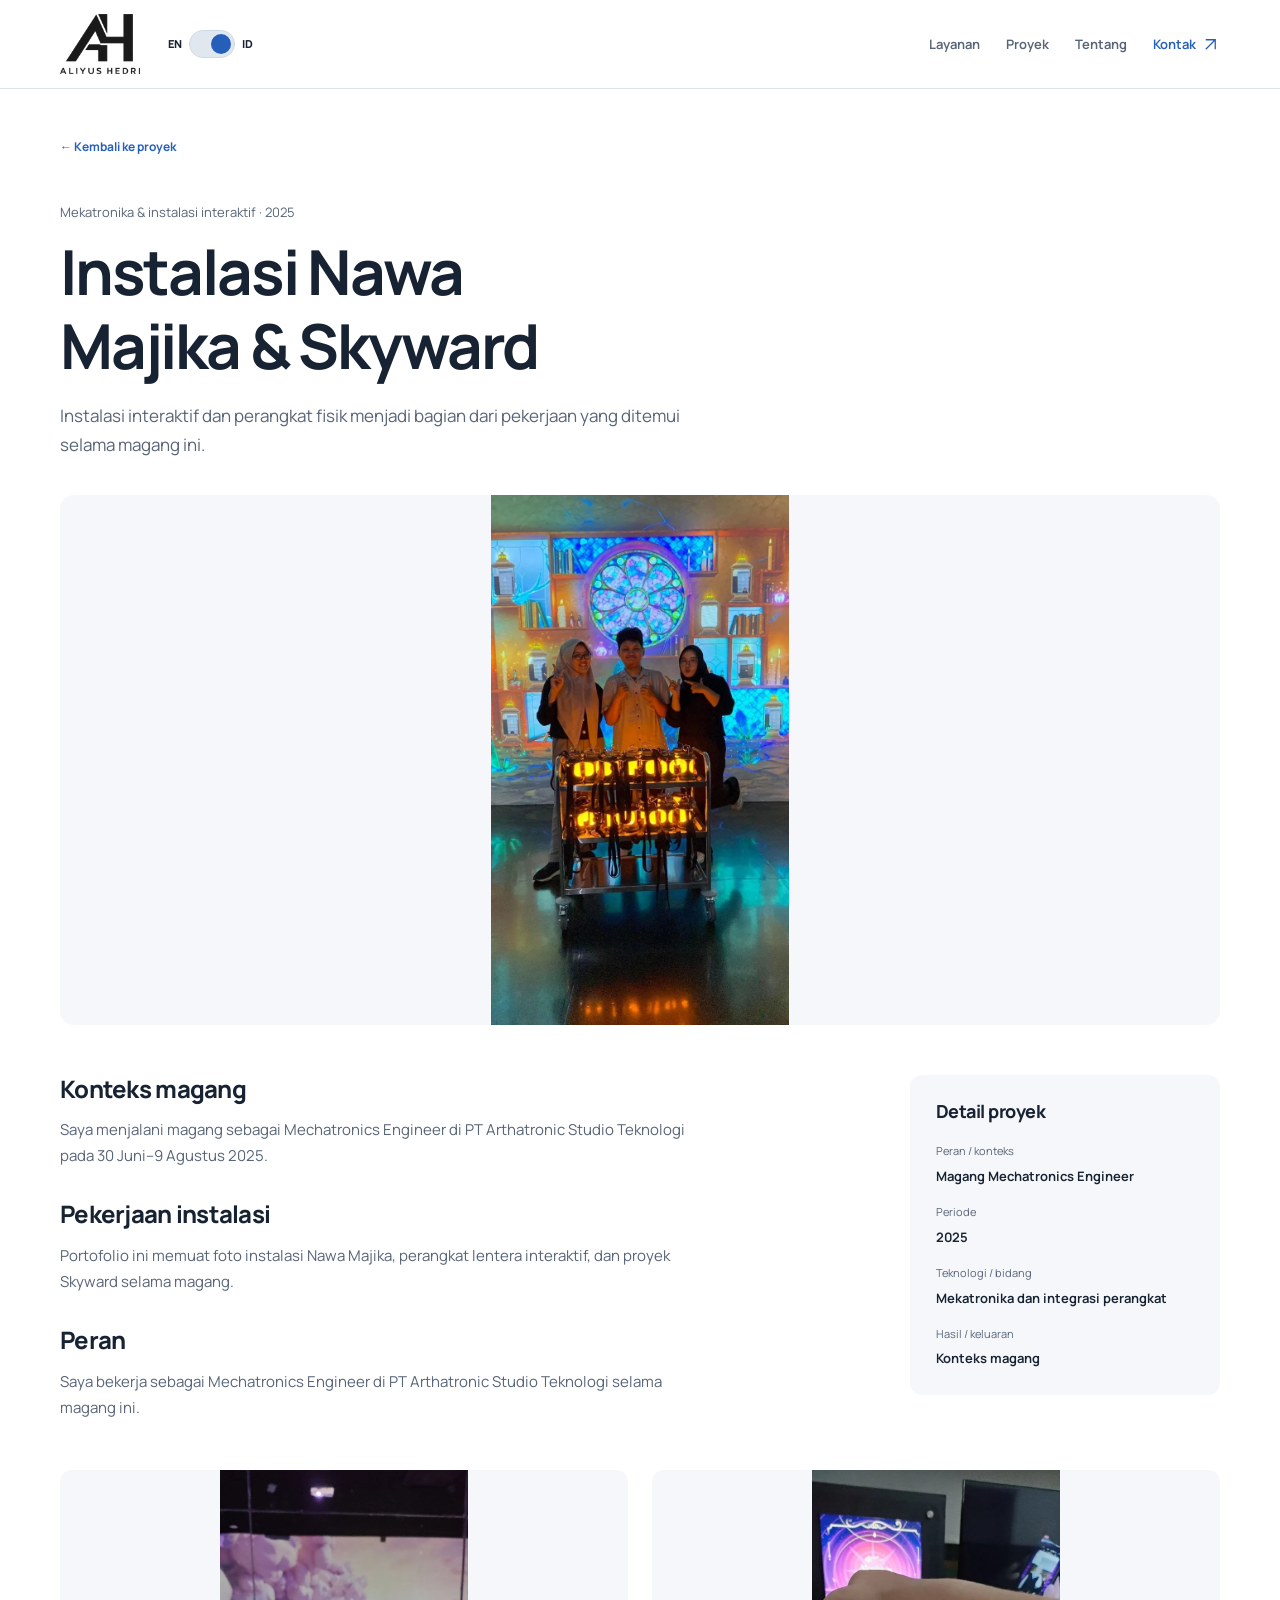
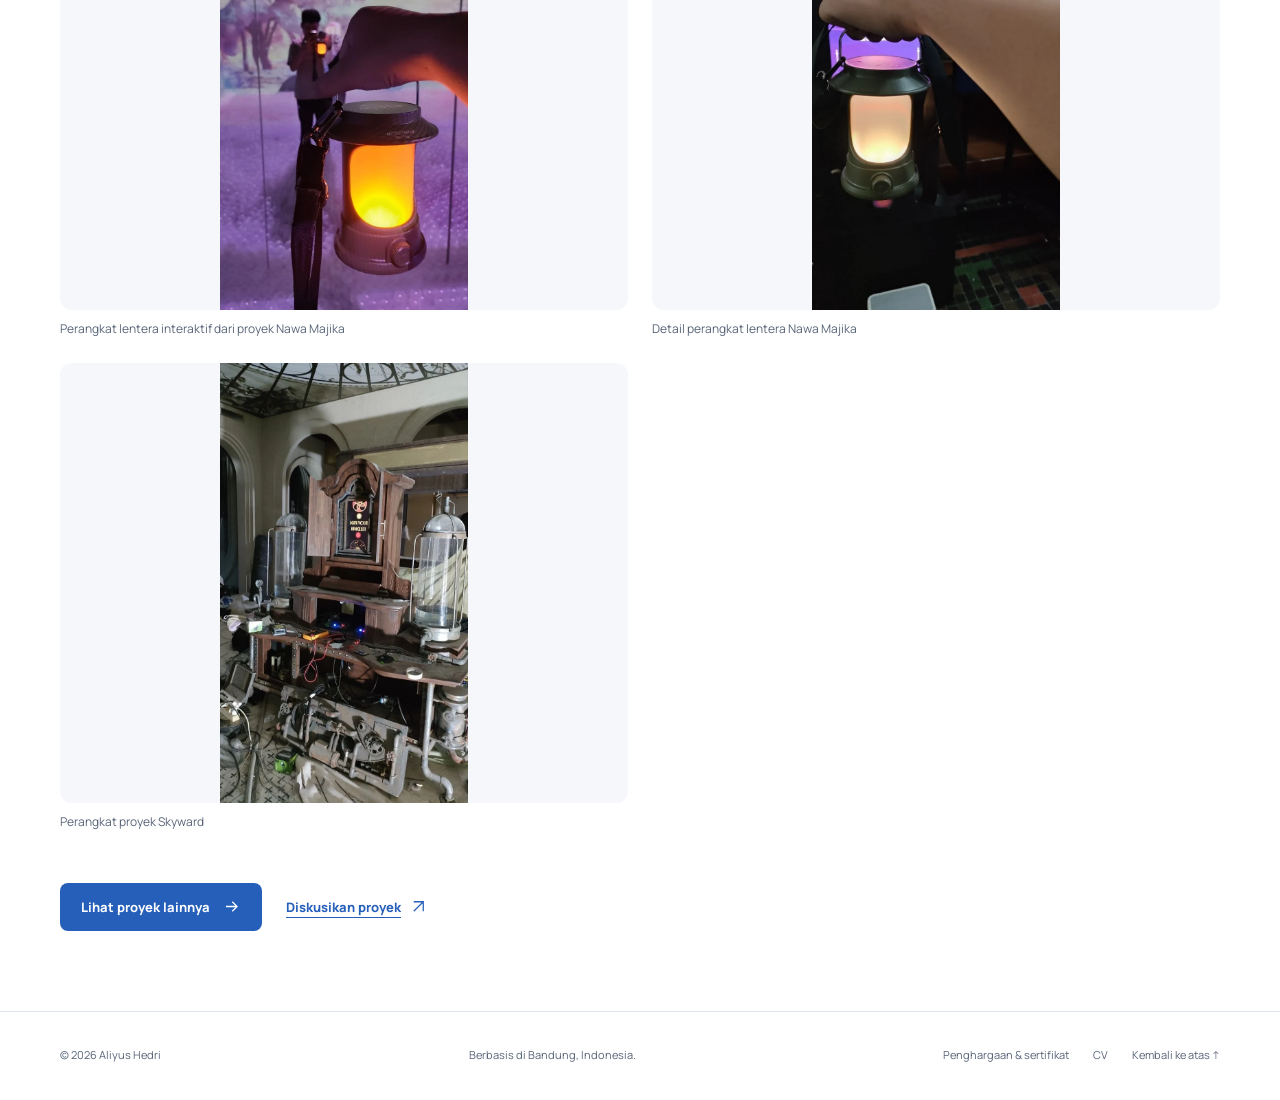
<file: proyek-instalasi-id.html>
<!doctype html>
<html lang="id"><head><meta charset="utf-8"><meta name="viewport" content="width=device-width, initial-scale=1"><meta name="theme-color" content="#14263d"><meta name="description" content="Pekerjaan instalasi interaktif yang ditemui selama magang di PT Arthatronic Studio Teknologi."><meta name="robots" content="index,follow"><link rel="canonical" href="https://aliyushedri-portfolio.tech/proyek-instalasi-id.html"><link rel="alternate" hreflang="en" href="https://aliyushedri-portfolio.tech/proyek-instalasi.html"><link rel="alternate" hreflang="id" href="https://aliyushedri-portfolio.tech/proyek-instalasi-id.html"><link rel="alternate" hreflang="x-default" href="https://aliyushedri-portfolio.tech/proyek-instalasi.html"><meta property="og:type" content="website"><meta property="og:site_name" content="Aliyus Hedri"><meta property="og:locale" content="id_ID"><meta property="og:locale:alternate" content="en_US"><meta property="og:url" content="https://aliyushedri-portfolio.tech/proyek-instalasi-id.html"><meta property="og:title" content="Instalasi Nawa Majika &amp; Skyward | Aliyus Hedri"><meta property="og:description" content="Pekerjaan instalasi interaktif yang ditemui selama magang di PT Arthatronic Studio Teknologi."><meta property="og:image" content="https://aliyushedri-portfolio.tech/assets/images/nawa.webp"><meta property="og:image:alt" content="Instalasi Nawa Majika &amp; Skyward | Aliyus Hedri"><meta name="twitter:card" content="summary_large_image"><meta name="twitter:title" content="Instalasi Nawa Majika &amp; Skyward | Aliyus Hedri"><meta name="twitter:description" content="Pekerjaan instalasi interaktif yang ditemui selama magang di PT Arthatronic Studio Teknologi."><meta name="twitter:image" content="https://aliyushedri-portfolio.tech/assets/images/nawa.webp"><title>Instalasi Nawa Majika &amp; Skyward | Aliyus Hedri</title><link rel="icon" type="image/png" href="assets/images/logo.png"><link rel="preload" href="assets/fonts/manrope-latin.woff2" as="font" type="font/woff2" crossorigin><link rel="stylesheet" href="styles.css"><script type="application/ld+json">{"@context":"https://schema.org","@type":"Person","name":"Aliyus Hedri","url":"https://aliyushedri-portfolio.tech/","jobTitle":"Freelance Robotics & Embedded Engineer","sameAs":["https://www.linkedin.com/in/aliyushedri/","https://github.com/aliyushedri","https://www.instagram.com/aliyushedri"]}</script><script src="app.js" defer></script></head><body data-locale="id"><a class="skip-link" href="#main">Lewati ke konten utama</a>
<header class="site-header"><div class="container header-inner">
<a class="brand" href="id/" aria-label="Aliyus Hedri, beranda"><img class="logo" src="assets/images/logo.png" alt="Logo Aliyus Hedri" width="140" height="100"></a>
<div class="language-control" aria-label="Pilihan bahasa"><span>EN</span><button class="language-switch" type="button" role="switch" aria-checked="true" aria-label="Beralih ke bahasa Inggris" data-language-target="./"><span class="switch-thumb"></span></button><span>ID</span></div>
<button class="nav-toggle" type="button" aria-expanded="false" aria-controls="navigation" aria-label="Buka menu navigasi"><svg class="icon" viewBox="0 0 24 24" fill="none" stroke="currentColor" stroke-width="1.6" aria-hidden="true"><path d="M4 7h16M4 12h16M4 17h16"/></svg></button>
<nav class="desktop-nav" id="navigation" aria-label="Navigasi utama"><a href="id/#services">Layanan</a><a href="id/#projects">Proyek</a><a href="id/#about">Tentang</a><a class="nav-contact" href="id/#contact">Kontak <svg class="icon" viewBox="0 0 24 24" fill="none" stroke="currentColor" stroke-width="1.6" aria-hidden="true"><path d="M6 18 18 6M6 6h12v12"/></svg></a></nav>
</div></header><main id="main" class="project-detail container"><a class="back-link" href="id/#projects">← Kembali ke proyek</a><div class="detail-heading"><p class="detail-category">Mekatronika &amp; instalasi interaktif · 2025</p><h1>Instalasi Nawa Majika &amp; Skyward</h1><p class="detail-lead">Instalasi interaktif dan perangkat fisik menjadi bagian dari pekerjaan yang ditemui selama magang ini.</p></div><figure class="detail-cover image-nawa"><img src="assets/images/nawa.webp" alt="Instalasi interaktif Nawa Majika saat magang" width="1500" height="1000" fetchpriority="high"></figure><div class="detail-layout"><div class="detail-body"><section><h2>Konteks magang</h2><p>Saya menjalani magang sebagai Mechatronics Engineer di PT Arthatronic Studio Teknologi pada 30 Juni–9 Agustus 2025.</p></section><section><h2>Pekerjaan instalasi</h2><p>Portofolio ini memuat foto instalasi Nawa Majika, perangkat lentera interaktif, dan proyek Skyward selama magang.</p></section><section><h2>Peran</h2><p>Saya bekerja sebagai Mechatronics Engineer di PT Arthatronic Studio Teknologi selama magang ini.</p></section></div><aside class="detail-facts"><h2>Detail proyek</h2><dl><dt>Peran / konteks</dt><dd>Magang Mechatronics Engineer</dd><dt>Periode</dt><dd>2025</dd><dt>Teknologi / bidang</dt><dd>Mekatronika dan integrasi perangkat</dd><dt>Hasil / keluaran</dt><dd>Konteks magang</dd></dl></aside></div><section class="detail-gallery" aria-label="Detail proyek"><figure><img src="assets/images/lantern.webp" alt="Perangkat lentera interaktif dari proyek Nawa Majika" width="1000" height="1000" loading="lazy"><figcaption>Perangkat lentera interaktif dari proyek Nawa Majika</figcaption></figure><figure><img src="assets/images/lantern-detail.webp" alt="Detail perangkat lentera Nawa Majika" width="1000" height="1000" loading="lazy"><figcaption>Detail perangkat lentera Nawa Majika</figcaption></figure><figure><img src="assets/images/skyward.webp" alt="Perangkat proyek Skyward" width="1000" height="1000" loading="lazy"><figcaption>Perangkat proyek Skyward</figcaption></figure></section><div class="detail-bottom"><a class="button button-primary" href="id/#projects">Lihat proyek lainnya <svg class="icon" viewBox="0 0 24 24" fill="none" stroke="currentColor" stroke-width="1.6" aria-hidden="true"><path d="M5 12h14M13 6l6 6-6 6"/></svg></a><a class="text-link" href="https://mail.google.com/mail/?view=cm&amp;fs=1&amp;to=aliyus.hedri%40gmail.com" target="_blank" rel="noopener">Diskusikan proyek <svg class="icon" viewBox="0 0 24 24" fill="none" stroke="currentColor" stroke-width="1.6" aria-hidden="true"><path d="M6 18 18 6M6 6h12v12"/></svg></a></div></main><footer class="site-footer"><div class="container footer-inner"><span>© 2026 Aliyus Hedri</span><span>Berbasis di Bandung, Indonesia.</span><nav class="footer-nav" aria-label="Tautan footer"><a href="id/#awards">Penghargaan &amp; sertifikat</a><a href="id/#cv">CV</a><a href="#main">Kembali ke atas ↑</a></nav></div></footer><dialog id="certificate-dialog" class="certificate-dialog" aria-labelledby="certificate-title"><button class="dialog-close" type="button" aria-label="Tutup dialog sertifikat"><svg class="icon" viewBox="0 0 24 24" fill="none" stroke="currentColor" stroke-width="1.8" aria-hidden="true"><path d="m6 6 12 12M18 6 6 18"/></svg></button><h2 id="certificate-title"></h2><img id="certificate-image" alt=""></dialog></body></html>
</file>
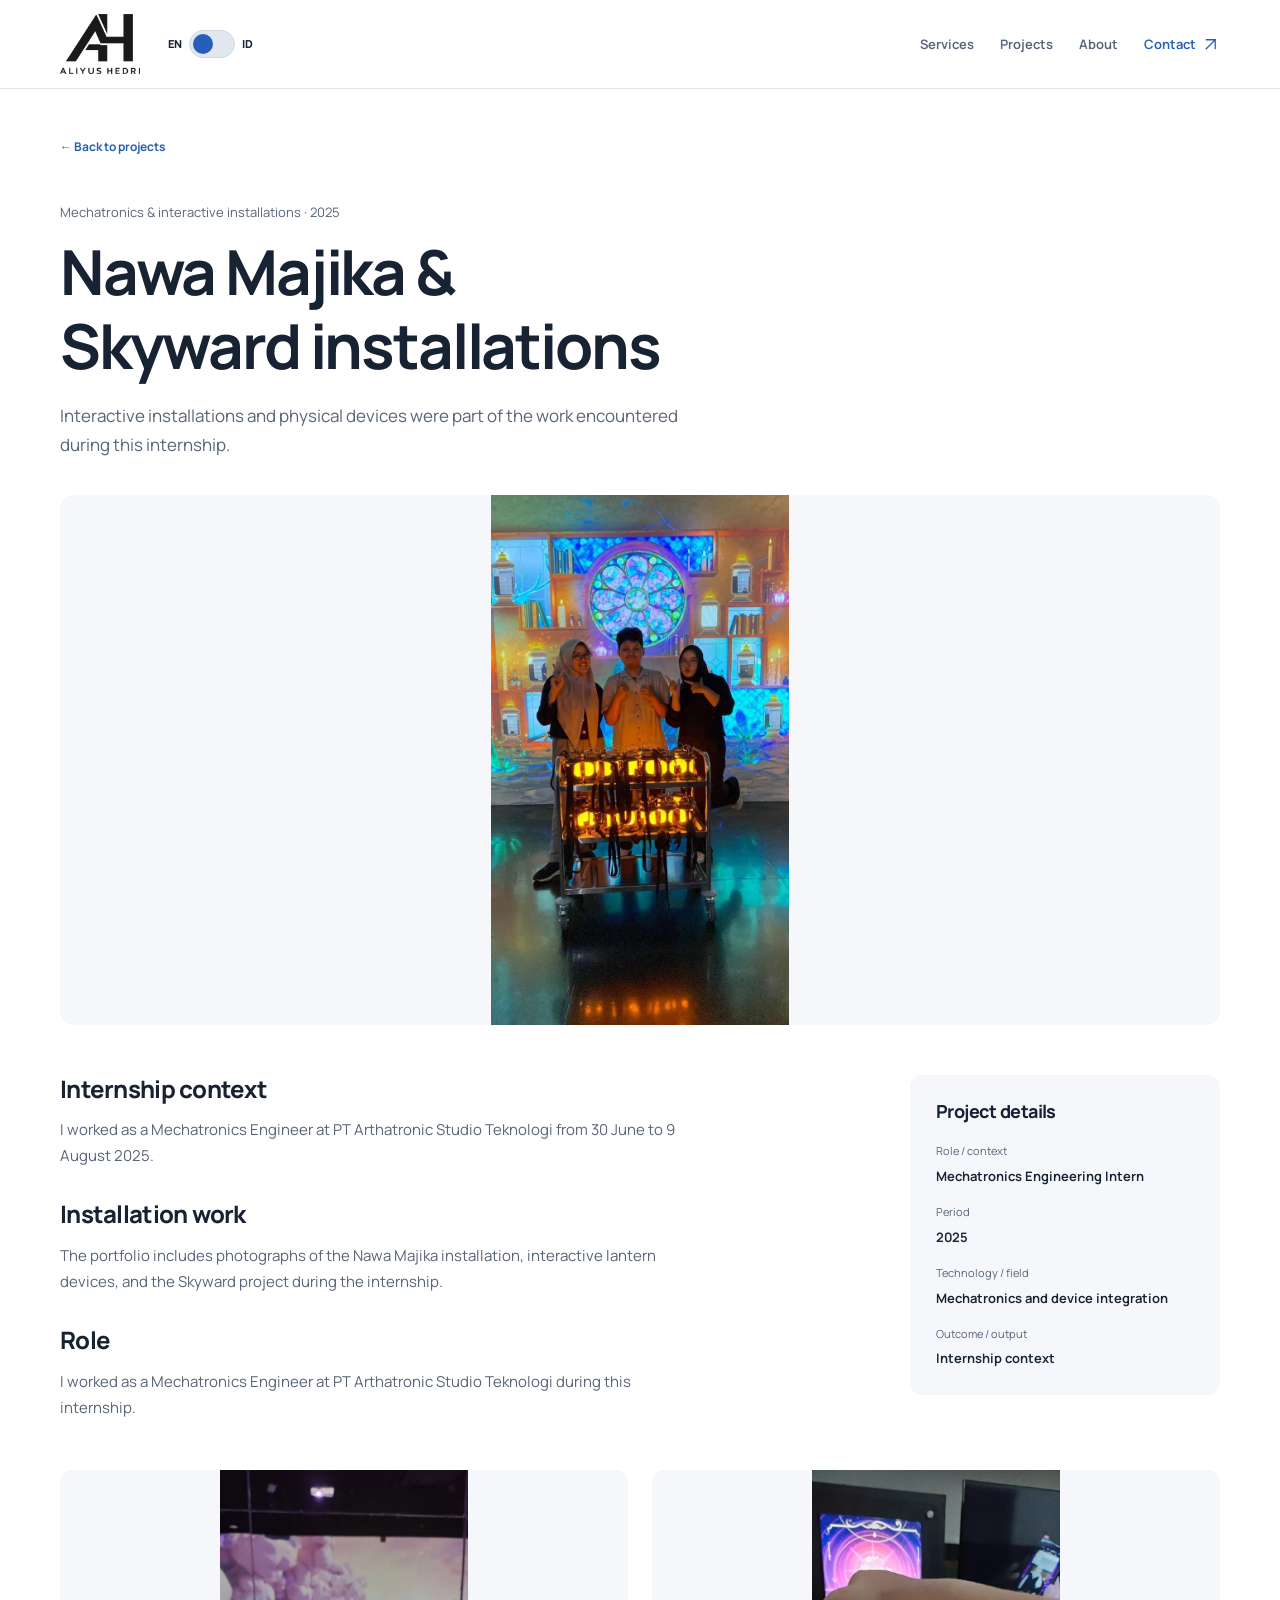
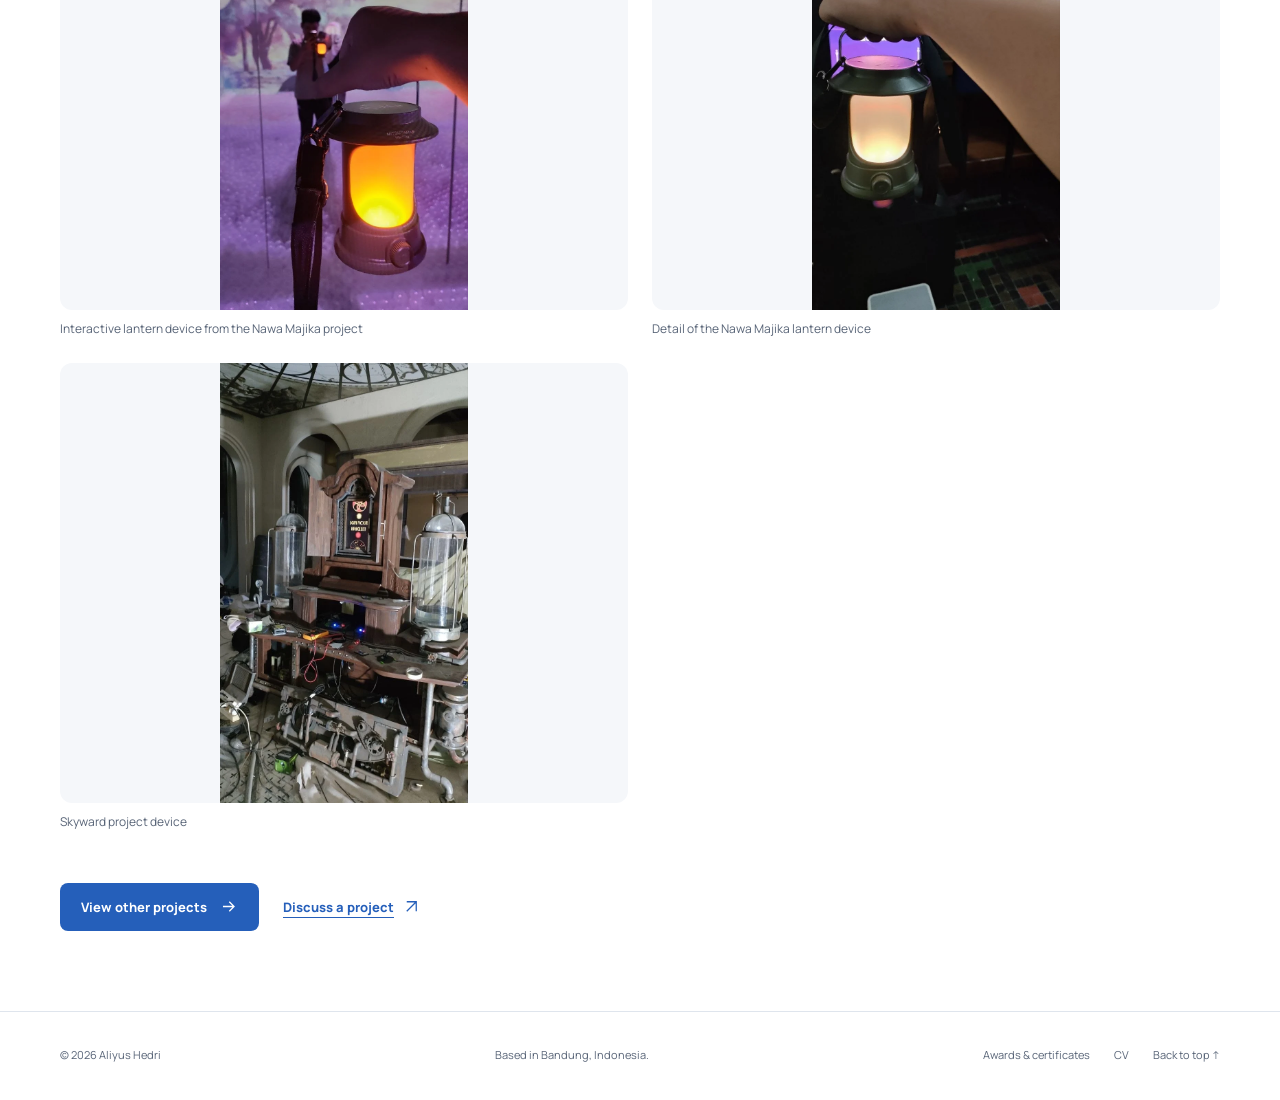
<file: proyek-instalasi.html>
<!doctype html>
<html lang="en"><head><meta charset="utf-8"><meta name="viewport" content="width=device-width, initial-scale=1"><meta name="theme-color" content="#14263d"><meta name="description" content="Interactive installation work encountered during an internship at PT Arthatronic Studio Teknologi."><meta name="robots" content="index,follow"><link rel="canonical" href="https://aliyushedri-portfolio.tech/proyek-instalasi.html"><link rel="alternate" hreflang="en" href="https://aliyushedri-portfolio.tech/proyek-instalasi.html"><link rel="alternate" hreflang="id" href="https://aliyushedri-portfolio.tech/proyek-instalasi-id.html"><link rel="alternate" hreflang="x-default" href="https://aliyushedri-portfolio.tech/proyek-instalasi.html"><meta property="og:type" content="website"><meta property="og:site_name" content="Aliyus Hedri"><meta property="og:locale" content="en_US"><meta property="og:locale:alternate" content="id_ID"><meta property="og:url" content="https://aliyushedri-portfolio.tech/proyek-instalasi.html"><meta property="og:title" content="Nawa Majika &amp; Skyward installations | Aliyus Hedri"><meta property="og:description" content="Interactive installation work encountered during an internship at PT Arthatronic Studio Teknologi."><meta property="og:image" content="https://aliyushedri-portfolio.tech/assets/images/nawa.webp"><meta property="og:image:alt" content="Nawa Majika &amp; Skyward installations | Aliyus Hedri"><meta name="twitter:card" content="summary_large_image"><meta name="twitter:title" content="Nawa Majika &amp; Skyward installations | Aliyus Hedri"><meta name="twitter:description" content="Interactive installation work encountered during an internship at PT Arthatronic Studio Teknologi."><meta name="twitter:image" content="https://aliyushedri-portfolio.tech/assets/images/nawa.webp"><title>Nawa Majika &amp; Skyward installations | Aliyus Hedri</title><link rel="icon" type="image/png" href="assets/images/logo.png"><link rel="preload" href="assets/fonts/manrope-latin.woff2" as="font" type="font/woff2" crossorigin><link rel="stylesheet" href="styles.css"><script type="application/ld+json">{"@context":"https://schema.org","@type":"Person","name":"Aliyus Hedri","url":"https://aliyushedri-portfolio.tech/","jobTitle":"Freelance Robotics & Embedded Engineer","sameAs":["https://www.linkedin.com/in/aliyushedri/","https://github.com/aliyushedri","https://www.instagram.com/aliyushedri"]}</script><script src="app.js" defer></script></head><body data-locale="en"><a class="skip-link" href="#main">Skip to main content</a>
<header class="site-header"><div class="container header-inner">
<a class="brand" href="./" aria-label="Aliyus Hedri, home"><img class="logo" src="assets/images/logo.png" alt="Aliyus Hedri logo" width="140" height="100"></a>
<div class="language-control" aria-label="Language selection"><span>EN</span><button class="language-switch" type="button" role="switch" aria-checked="false" aria-label="Switch to Bahasa Indonesia" data-language-target="id/"><span class="switch-thumb"></span></button><span>ID</span></div>
<button class="nav-toggle" type="button" aria-expanded="false" aria-controls="navigation" aria-label="Open navigation menu"><svg class="icon" viewBox="0 0 24 24" fill="none" stroke="currentColor" stroke-width="1.6" aria-hidden="true"><path d="M4 7h16M4 12h16M4 17h16"/></svg></button>
<nav class="desktop-nav" id="navigation" aria-label="Main navigation"><a href="./#services">Services</a><a href="./#projects">Projects</a><a href="./#about">About</a><a class="nav-contact" href="./#contact">Contact <svg class="icon" viewBox="0 0 24 24" fill="none" stroke="currentColor" stroke-width="1.6" aria-hidden="true"><path d="M6 18 18 6M6 6h12v12"/></svg></a></nav>
</div></header><main id="main" class="project-detail container"><a class="back-link" href="./#projects">← Back to projects</a><div class="detail-heading"><p class="detail-category">Mechatronics &amp; interactive installations · 2025</p><h1>Nawa Majika &amp; Skyward installations</h1><p class="detail-lead">Interactive installations and physical devices were part of the work encountered during this internship.</p></div><figure class="detail-cover image-nawa"><img src="assets/images/nawa.webp" alt="Nawa Majika interactive installation during an internship" width="1500" height="1000" fetchpriority="high"></figure><div class="detail-layout"><div class="detail-body"><section><h2>Internship context</h2><p>I worked as a Mechatronics Engineer at PT Arthatronic Studio Teknologi from 30 June to 9 August 2025.</p></section><section><h2>Installation work</h2><p>The portfolio includes photographs of the Nawa Majika installation, interactive lantern devices, and the Skyward project during the internship.</p></section><section><h2>Role</h2><p>I worked as a Mechatronics Engineer at PT Arthatronic Studio Teknologi during this internship.</p></section></div><aside class="detail-facts"><h2>Project details</h2><dl><dt>Role / context</dt><dd>Mechatronics Engineering Intern</dd><dt>Period</dt><dd>2025</dd><dt>Technology / field</dt><dd>Mechatronics and device integration</dd><dt>Outcome / output</dt><dd>Internship context</dd></dl></aside></div><section class="detail-gallery" aria-label="Project details"><figure><img src="assets/images/lantern.webp" alt="Interactive lantern device from the Nawa Majika project" width="1000" height="1000" loading="lazy"><figcaption>Interactive lantern device from the Nawa Majika project</figcaption></figure><figure><img src="assets/images/lantern-detail.webp" alt="Detail of the Nawa Majika lantern device" width="1000" height="1000" loading="lazy"><figcaption>Detail of the Nawa Majika lantern device</figcaption></figure><figure><img src="assets/images/skyward.webp" alt="Skyward project device" width="1000" height="1000" loading="lazy"><figcaption>Skyward project device</figcaption></figure></section><div class="detail-bottom"><a class="button button-primary" href="./#projects">View other projects <svg class="icon" viewBox="0 0 24 24" fill="none" stroke="currentColor" stroke-width="1.6" aria-hidden="true"><path d="M5 12h14M13 6l6 6-6 6"/></svg></a><a class="text-link" href="https://mail.google.com/mail/?view=cm&amp;fs=1&amp;to=aliyus.hedri%40gmail.com" target="_blank" rel="noopener">Discuss a project <svg class="icon" viewBox="0 0 24 24" fill="none" stroke="currentColor" stroke-width="1.6" aria-hidden="true"><path d="M6 18 18 6M6 6h12v12"/></svg></a></div></main><footer class="site-footer"><div class="container footer-inner"><span>© 2026 Aliyus Hedri</span><span>Based in Bandung, Indonesia.</span><nav class="footer-nav" aria-label="Footer links"><a href="./#awards">Awards &amp; certificates</a><a href="./#cv">CV</a><a href="#main">Back to top ↑</a></nav></div></footer><dialog id="certificate-dialog" class="certificate-dialog" aria-labelledby="certificate-title"><button class="dialog-close" type="button" aria-label="Close certificate dialog"><svg class="icon" viewBox="0 0 24 24" fill="none" stroke="currentColor" stroke-width="1.8" aria-hidden="true"><path d="m6 6 12 12M18 6 6 18"/></svg></button><h2 id="certificate-title"></h2><img id="certificate-image" alt=""></dialog></body></html>
</file>
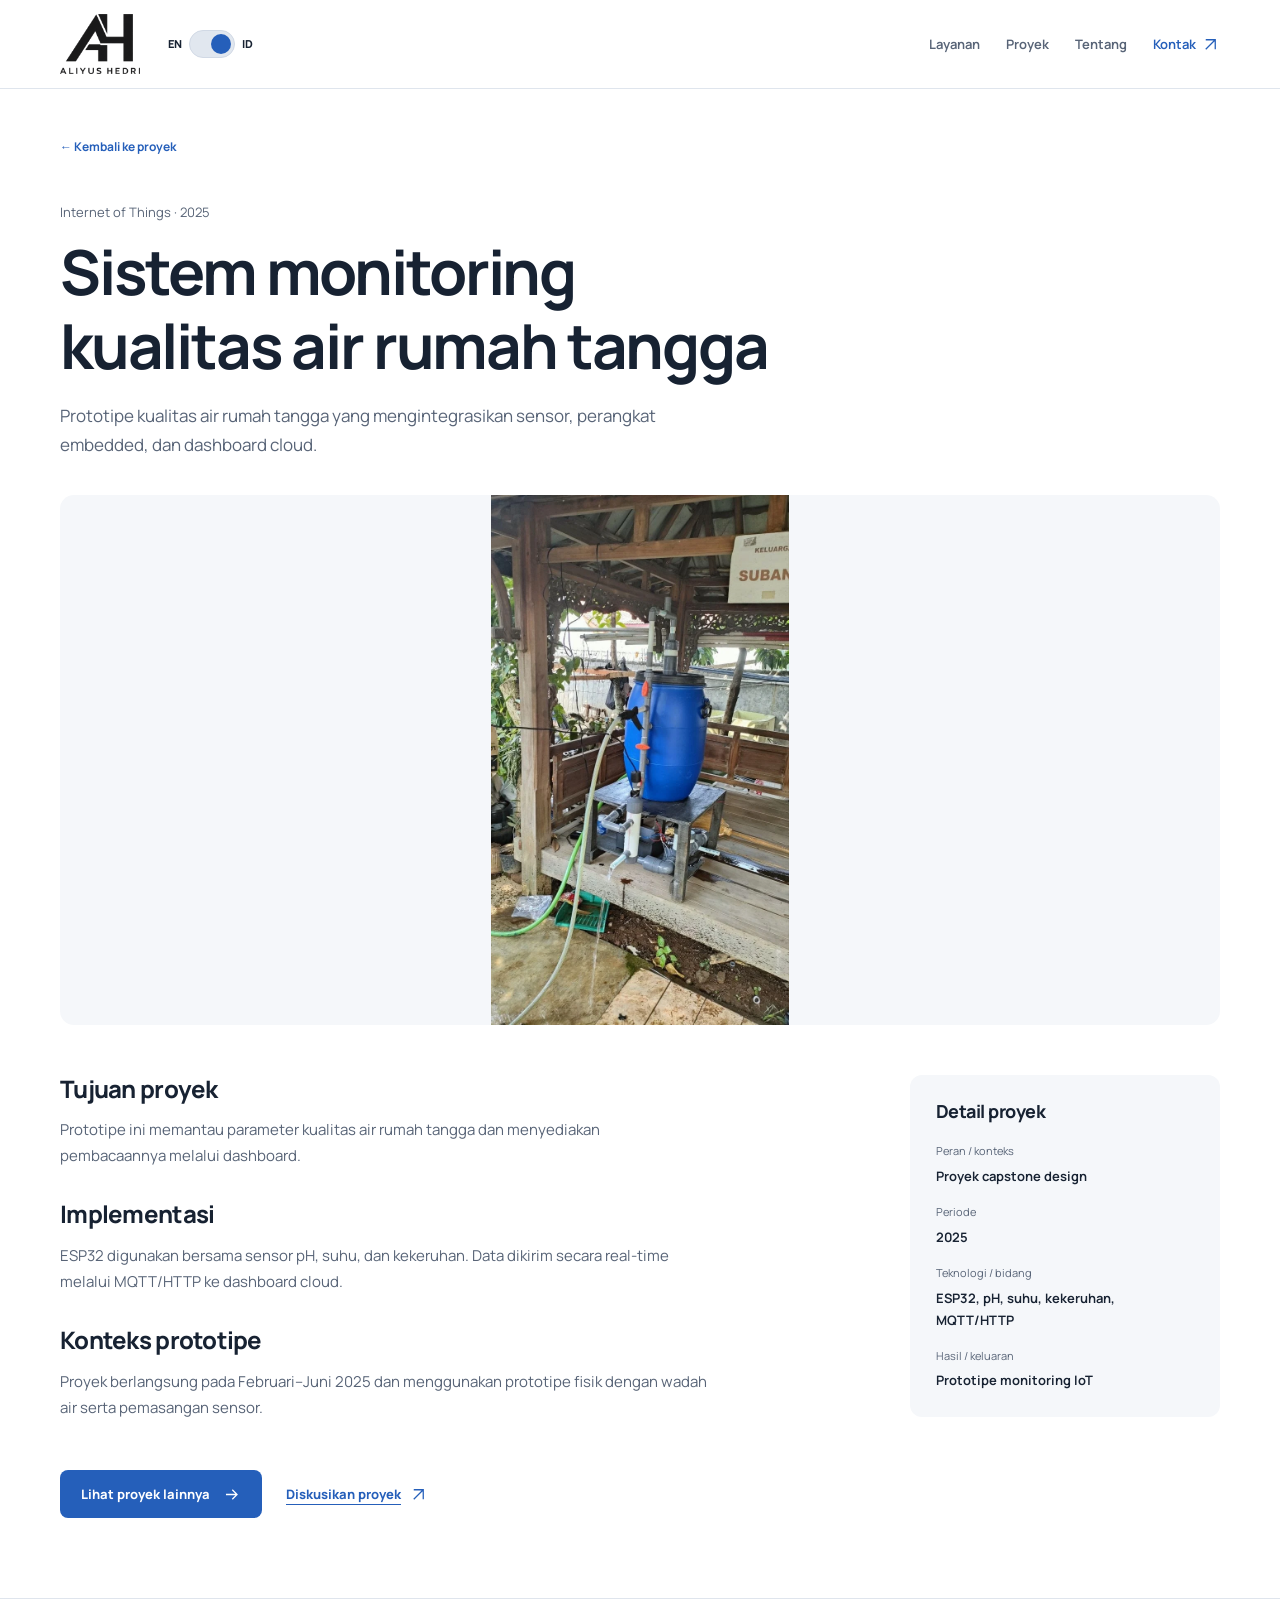
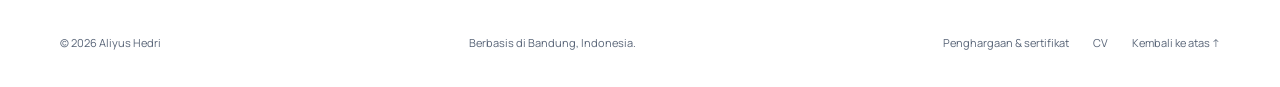
<file: proyek-kualitas-air-id.html>
<!doctype html>
<html lang="id"><head><meta charset="utf-8"><meta name="viewport" content="width=device-width, initial-scale=1"><meta name="theme-color" content="#14263d"><meta name="description" content="Prototipe ESP32 yang mengirim data pH, suhu, dan kekeruhan ke dashboard cloud."><meta name="robots" content="index,follow"><link rel="canonical" href="https://aliyushedri-portfolio.tech/proyek-kualitas-air-id.html"><link rel="alternate" hreflang="en" href="https://aliyushedri-portfolio.tech/proyek-kualitas-air.html"><link rel="alternate" hreflang="id" href="https://aliyushedri-portfolio.tech/proyek-kualitas-air-id.html"><link rel="alternate" hreflang="x-default" href="https://aliyushedri-portfolio.tech/proyek-kualitas-air.html"><meta property="og:type" content="website"><meta property="og:site_name" content="Aliyus Hedri"><meta property="og:locale" content="id_ID"><meta property="og:locale:alternate" content="en_US"><meta property="og:url" content="https://aliyushedri-portfolio.tech/proyek-kualitas-air-id.html"><meta property="og:title" content="Sistem monitoring kualitas air rumah tangga | Aliyus Hedri"><meta property="og:description" content="Prototipe ESP32 yang mengirim data pH, suhu, dan kekeruhan ke dashboard cloud."><meta property="og:image" content="https://aliyushedri-portfolio.tech/assets/images/water.webp"><meta property="og:image:alt" content="Sistem monitoring kualitas air rumah tangga | Aliyus Hedri"><meta name="twitter:card" content="summary_large_image"><meta name="twitter:title" content="Sistem monitoring kualitas air rumah tangga | Aliyus Hedri"><meta name="twitter:description" content="Prototipe ESP32 yang mengirim data pH, suhu, dan kekeruhan ke dashboard cloud."><meta name="twitter:image" content="https://aliyushedri-portfolio.tech/assets/images/water.webp"><title>Sistem monitoring kualitas air rumah tangga | Aliyus Hedri</title><link rel="icon" type="image/png" href="assets/images/logo.png"><link rel="preload" href="assets/fonts/manrope-latin.woff2" as="font" type="font/woff2" crossorigin><link rel="stylesheet" href="styles.css"><script type="application/ld+json">{"@context":"https://schema.org","@type":"Person","name":"Aliyus Hedri","url":"https://aliyushedri-portfolio.tech/","jobTitle":"Freelance Robotics & Embedded Engineer","sameAs":["https://www.linkedin.com/in/aliyushedri/","https://github.com/aliyushedri","https://www.instagram.com/aliyushedri"]}</script><script src="app.js" defer></script></head><body data-locale="id"><a class="skip-link" href="#main">Lewati ke konten utama</a>
<header class="site-header"><div class="container header-inner">
<a class="brand" href="id/" aria-label="Aliyus Hedri, beranda"><img class="logo" src="assets/images/logo.png" alt="Logo Aliyus Hedri" width="140" height="100"></a>
<div class="language-control" aria-label="Pilihan bahasa"><span>EN</span><button class="language-switch" type="button" role="switch" aria-checked="true" aria-label="Beralih ke bahasa Inggris" data-language-target="./"><span class="switch-thumb"></span></button><span>ID</span></div>
<button class="nav-toggle" type="button" aria-expanded="false" aria-controls="navigation" aria-label="Buka menu navigasi"><svg class="icon" viewBox="0 0 24 24" fill="none" stroke="currentColor" stroke-width="1.6" aria-hidden="true"><path d="M4 7h16M4 12h16M4 17h16"/></svg></button>
<nav class="desktop-nav" id="navigation" aria-label="Navigasi utama"><a href="id/#services">Layanan</a><a href="id/#projects">Proyek</a><a href="id/#about">Tentang</a><a class="nav-contact" href="id/#contact">Kontak <svg class="icon" viewBox="0 0 24 24" fill="none" stroke="currentColor" stroke-width="1.6" aria-hidden="true"><path d="M6 18 18 6M6 6h12v12"/></svg></a></nav>
</div></header><main id="main" class="project-detail container"><a class="back-link" href="id/#projects">← Kembali ke proyek</a><div class="detail-heading"><p class="detail-category">Internet of Things · 2025</p><h1>Sistem monitoring kualitas air rumah tangga</h1><p class="detail-lead">Prototipe kualitas air rumah tangga yang mengintegrasikan sensor, perangkat embedded, dan dashboard cloud.</p></div><figure class="detail-cover image-water"><img src="assets/images/water.webp" alt="Prototipe monitoring kualitas air rumah tangga berbasis ESP32" width="1500" height="1000" fetchpriority="high"></figure><div class="detail-layout"><div class="detail-body"><section><h2>Tujuan proyek</h2><p>Prototipe ini memantau parameter kualitas air rumah tangga dan menyediakan pembacaannya melalui dashboard.</p></section><section><h2>Implementasi</h2><p>ESP32 digunakan bersama sensor pH, suhu, dan kekeruhan. Data dikirim secara real-time melalui MQTT/HTTP ke dashboard cloud.</p></section><section><h2>Konteks prototipe</h2><p>Proyek berlangsung pada Februari–Juni 2025 dan menggunakan prototipe fisik dengan wadah air serta pemasangan sensor.</p></section></div><aside class="detail-facts"><h2>Detail proyek</h2><dl><dt>Peran / konteks</dt><dd>Proyek capstone design</dd><dt>Periode</dt><dd>2025</dd><dt>Teknologi / bidang</dt><dd>ESP32, pH, suhu, kekeruhan, MQTT/HTTP</dd><dt>Hasil / keluaran</dt><dd>Prototipe monitoring IoT</dd></dl></aside></div><div class="detail-bottom"><a class="button button-primary" href="id/#projects">Lihat proyek lainnya <svg class="icon" viewBox="0 0 24 24" fill="none" stroke="currentColor" stroke-width="1.6" aria-hidden="true"><path d="M5 12h14M13 6l6 6-6 6"/></svg></a><a class="text-link" href="https://mail.google.com/mail/?view=cm&amp;fs=1&amp;to=aliyus.hedri%40gmail.com" target="_blank" rel="noopener">Diskusikan proyek <svg class="icon" viewBox="0 0 24 24" fill="none" stroke="currentColor" stroke-width="1.6" aria-hidden="true"><path d="M6 18 18 6M6 6h12v12"/></svg></a></div></main><footer class="site-footer"><div class="container footer-inner"><span>© 2026 Aliyus Hedri</span><span>Berbasis di Bandung, Indonesia.</span><nav class="footer-nav" aria-label="Tautan footer"><a href="id/#awards">Penghargaan &amp; sertifikat</a><a href="id/#cv">CV</a><a href="#main">Kembali ke atas ↑</a></nav></div></footer><dialog id="certificate-dialog" class="certificate-dialog" aria-labelledby="certificate-title"><button class="dialog-close" type="button" aria-label="Tutup dialog sertifikat"><svg class="icon" viewBox="0 0 24 24" fill="none" stroke="currentColor" stroke-width="1.8" aria-hidden="true"><path d="m6 6 12 12M18 6 6 18"/></svg></button><h2 id="certificate-title"></h2><img id="certificate-image" alt=""></dialog></body></html>
</file>
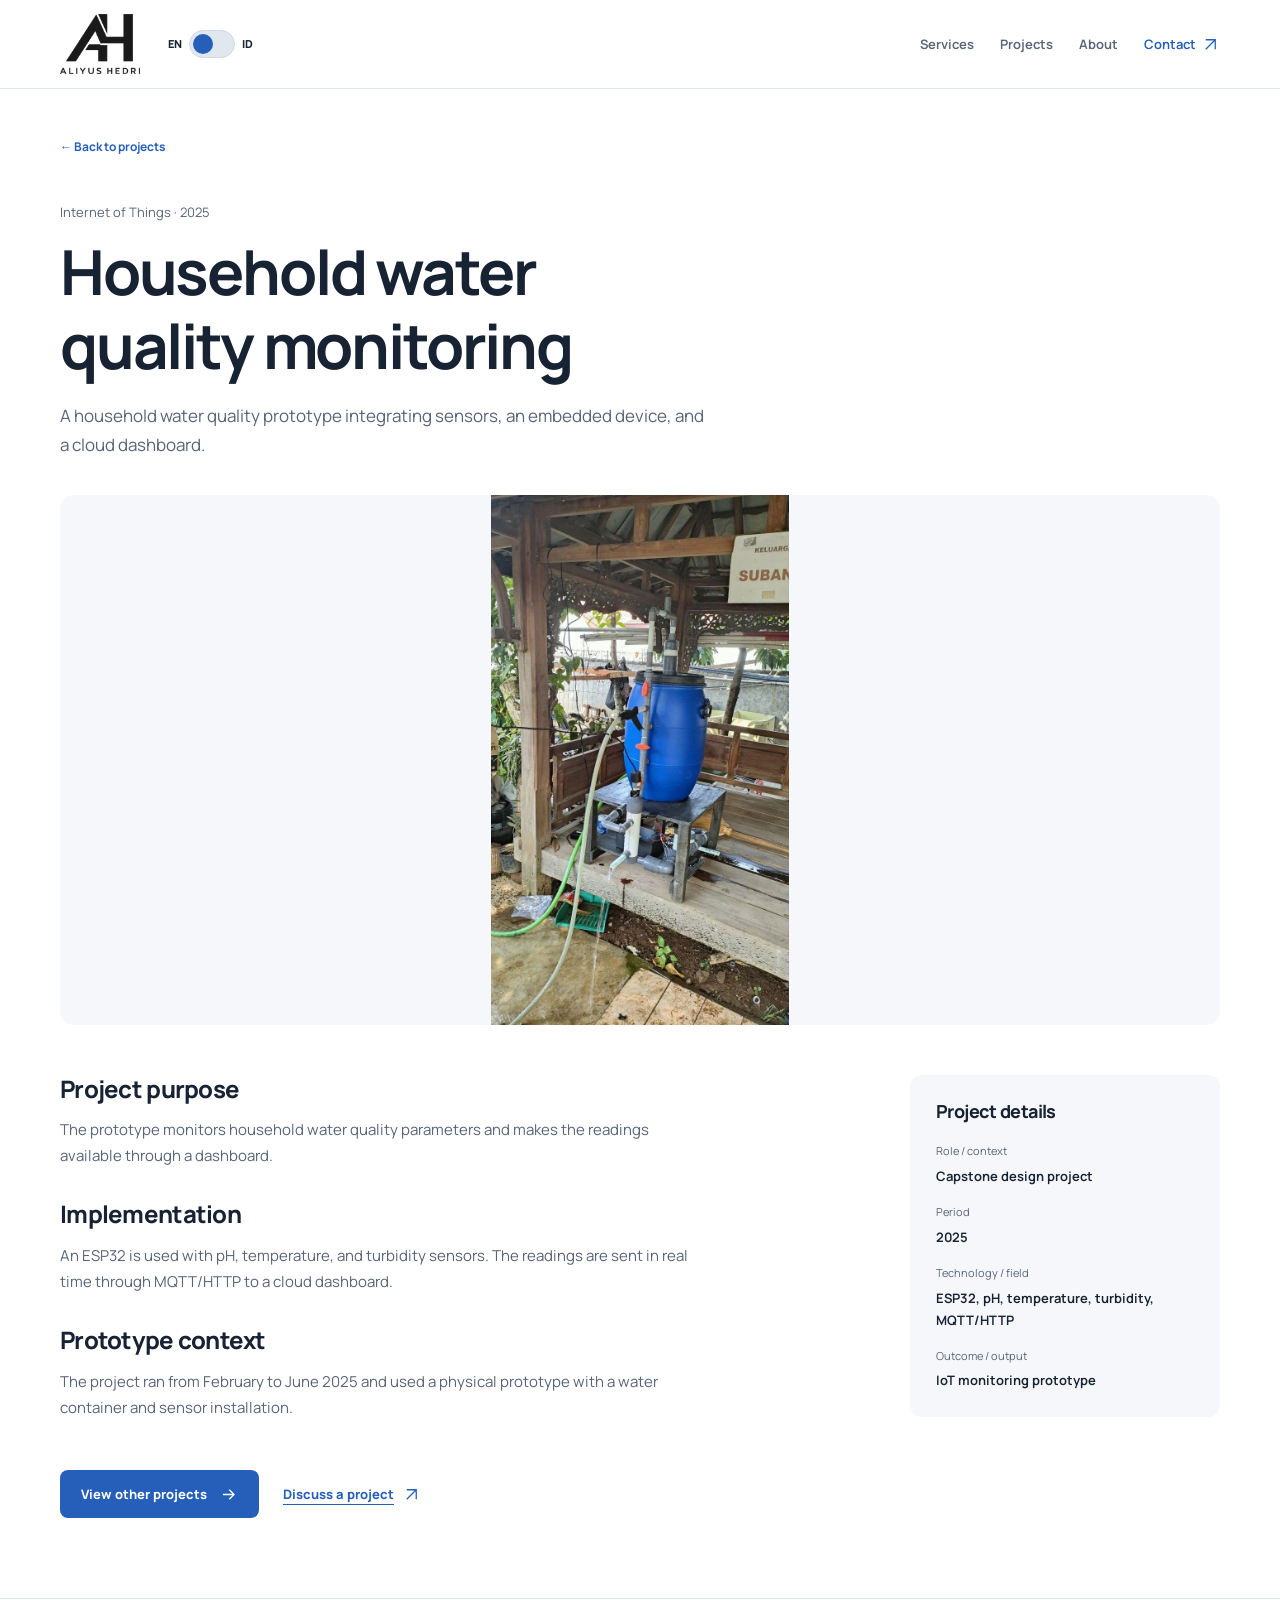
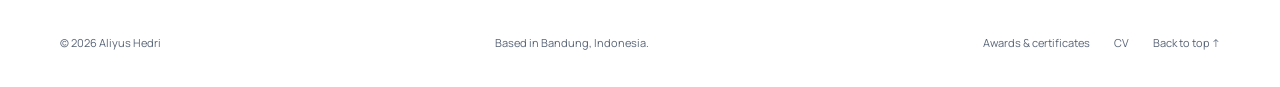
<file: proyek-kualitas-air.html>
<!doctype html>
<html lang="en"><head><meta charset="utf-8"><meta name="viewport" content="width=device-width, initial-scale=1"><meta name="theme-color" content="#14263d"><meta name="description" content="An ESP32 prototype that sends pH, temperature, and turbidity readings to a cloud dashboard."><meta name="robots" content="index,follow"><link rel="canonical" href="https://aliyushedri-portfolio.tech/proyek-kualitas-air.html"><link rel="alternate" hreflang="en" href="https://aliyushedri-portfolio.tech/proyek-kualitas-air.html"><link rel="alternate" hreflang="id" href="https://aliyushedri-portfolio.tech/proyek-kualitas-air-id.html"><link rel="alternate" hreflang="x-default" href="https://aliyushedri-portfolio.tech/proyek-kualitas-air.html"><meta property="og:type" content="website"><meta property="og:site_name" content="Aliyus Hedri"><meta property="og:locale" content="en_US"><meta property="og:locale:alternate" content="id_ID"><meta property="og:url" content="https://aliyushedri-portfolio.tech/proyek-kualitas-air.html"><meta property="og:title" content="Household water quality monitoring | Aliyus Hedri"><meta property="og:description" content="An ESP32 prototype that sends pH, temperature, and turbidity readings to a cloud dashboard."><meta property="og:image" content="https://aliyushedri-portfolio.tech/assets/images/water.webp"><meta property="og:image:alt" content="Household water quality monitoring | Aliyus Hedri"><meta name="twitter:card" content="summary_large_image"><meta name="twitter:title" content="Household water quality monitoring | Aliyus Hedri"><meta name="twitter:description" content="An ESP32 prototype that sends pH, temperature, and turbidity readings to a cloud dashboard."><meta name="twitter:image" content="https://aliyushedri-portfolio.tech/assets/images/water.webp"><title>Household water quality monitoring | Aliyus Hedri</title><link rel="icon" type="image/png" href="assets/images/logo.png"><link rel="preload" href="assets/fonts/manrope-latin.woff2" as="font" type="font/woff2" crossorigin><link rel="stylesheet" href="styles.css"><script type="application/ld+json">{"@context":"https://schema.org","@type":"Person","name":"Aliyus Hedri","url":"https://aliyushedri-portfolio.tech/","jobTitle":"Freelance Robotics & Embedded Engineer","sameAs":["https://www.linkedin.com/in/aliyushedri/","https://github.com/aliyushedri","https://www.instagram.com/aliyushedri"]}</script><script src="app.js" defer></script></head><body data-locale="en"><a class="skip-link" href="#main">Skip to main content</a>
<header class="site-header"><div class="container header-inner">
<a class="brand" href="./" aria-label="Aliyus Hedri, home"><img class="logo" src="assets/images/logo.png" alt="Aliyus Hedri logo" width="140" height="100"></a>
<div class="language-control" aria-label="Language selection"><span>EN</span><button class="language-switch" type="button" role="switch" aria-checked="false" aria-label="Switch to Bahasa Indonesia" data-language-target="id/"><span class="switch-thumb"></span></button><span>ID</span></div>
<button class="nav-toggle" type="button" aria-expanded="false" aria-controls="navigation" aria-label="Open navigation menu"><svg class="icon" viewBox="0 0 24 24" fill="none" stroke="currentColor" stroke-width="1.6" aria-hidden="true"><path d="M4 7h16M4 12h16M4 17h16"/></svg></button>
<nav class="desktop-nav" id="navigation" aria-label="Main navigation"><a href="./#services">Services</a><a href="./#projects">Projects</a><a href="./#about">About</a><a class="nav-contact" href="./#contact">Contact <svg class="icon" viewBox="0 0 24 24" fill="none" stroke="currentColor" stroke-width="1.6" aria-hidden="true"><path d="M6 18 18 6M6 6h12v12"/></svg></a></nav>
</div></header><main id="main" class="project-detail container"><a class="back-link" href="./#projects">← Back to projects</a><div class="detail-heading"><p class="detail-category">Internet of Things · 2025</p><h1>Household water quality monitoring</h1><p class="detail-lead">A household water quality prototype integrating sensors, an embedded device, and a cloud dashboard.</p></div><figure class="detail-cover image-water"><img src="assets/images/water.webp" alt="ESP32 household water quality monitoring prototype" width="1500" height="1000" fetchpriority="high"></figure><div class="detail-layout"><div class="detail-body"><section><h2>Project purpose</h2><p>The prototype monitors household water quality parameters and makes the readings available through a dashboard.</p></section><section><h2>Implementation</h2><p>An ESP32 is used with pH, temperature, and turbidity sensors. The readings are sent in real time through MQTT/HTTP to a cloud dashboard.</p></section><section><h2>Prototype context</h2><p>The project ran from February to June 2025 and used a physical prototype with a water container and sensor installation.</p></section></div><aside class="detail-facts"><h2>Project details</h2><dl><dt>Role / context</dt><dd>Capstone design project</dd><dt>Period</dt><dd>2025</dd><dt>Technology / field</dt><dd>ESP32, pH, temperature, turbidity, MQTT/HTTP</dd><dt>Outcome / output</dt><dd>IoT monitoring prototype</dd></dl></aside></div><div class="detail-bottom"><a class="button button-primary" href="./#projects">View other projects <svg class="icon" viewBox="0 0 24 24" fill="none" stroke="currentColor" stroke-width="1.6" aria-hidden="true"><path d="M5 12h14M13 6l6 6-6 6"/></svg></a><a class="text-link" href="https://mail.google.com/mail/?view=cm&amp;fs=1&amp;to=aliyus.hedri%40gmail.com" target="_blank" rel="noopener">Discuss a project <svg class="icon" viewBox="0 0 24 24" fill="none" stroke="currentColor" stroke-width="1.6" aria-hidden="true"><path d="M6 18 18 6M6 6h12v12"/></svg></a></div></main><footer class="site-footer"><div class="container footer-inner"><span>© 2026 Aliyus Hedri</span><span>Based in Bandung, Indonesia.</span><nav class="footer-nav" aria-label="Footer links"><a href="./#awards">Awards &amp; certificates</a><a href="./#cv">CV</a><a href="#main">Back to top ↑</a></nav></div></footer><dialog id="certificate-dialog" class="certificate-dialog" aria-labelledby="certificate-title"><button class="dialog-close" type="button" aria-label="Close certificate dialog"><svg class="icon" viewBox="0 0 24 24" fill="none" stroke="currentColor" stroke-width="1.8" aria-hidden="true"><path d="m6 6 12 12M18 6 6 18"/></svg></button><h2 id="certificate-title"></h2><img id="certificate-image" alt=""></dialog></body></html>
</file>
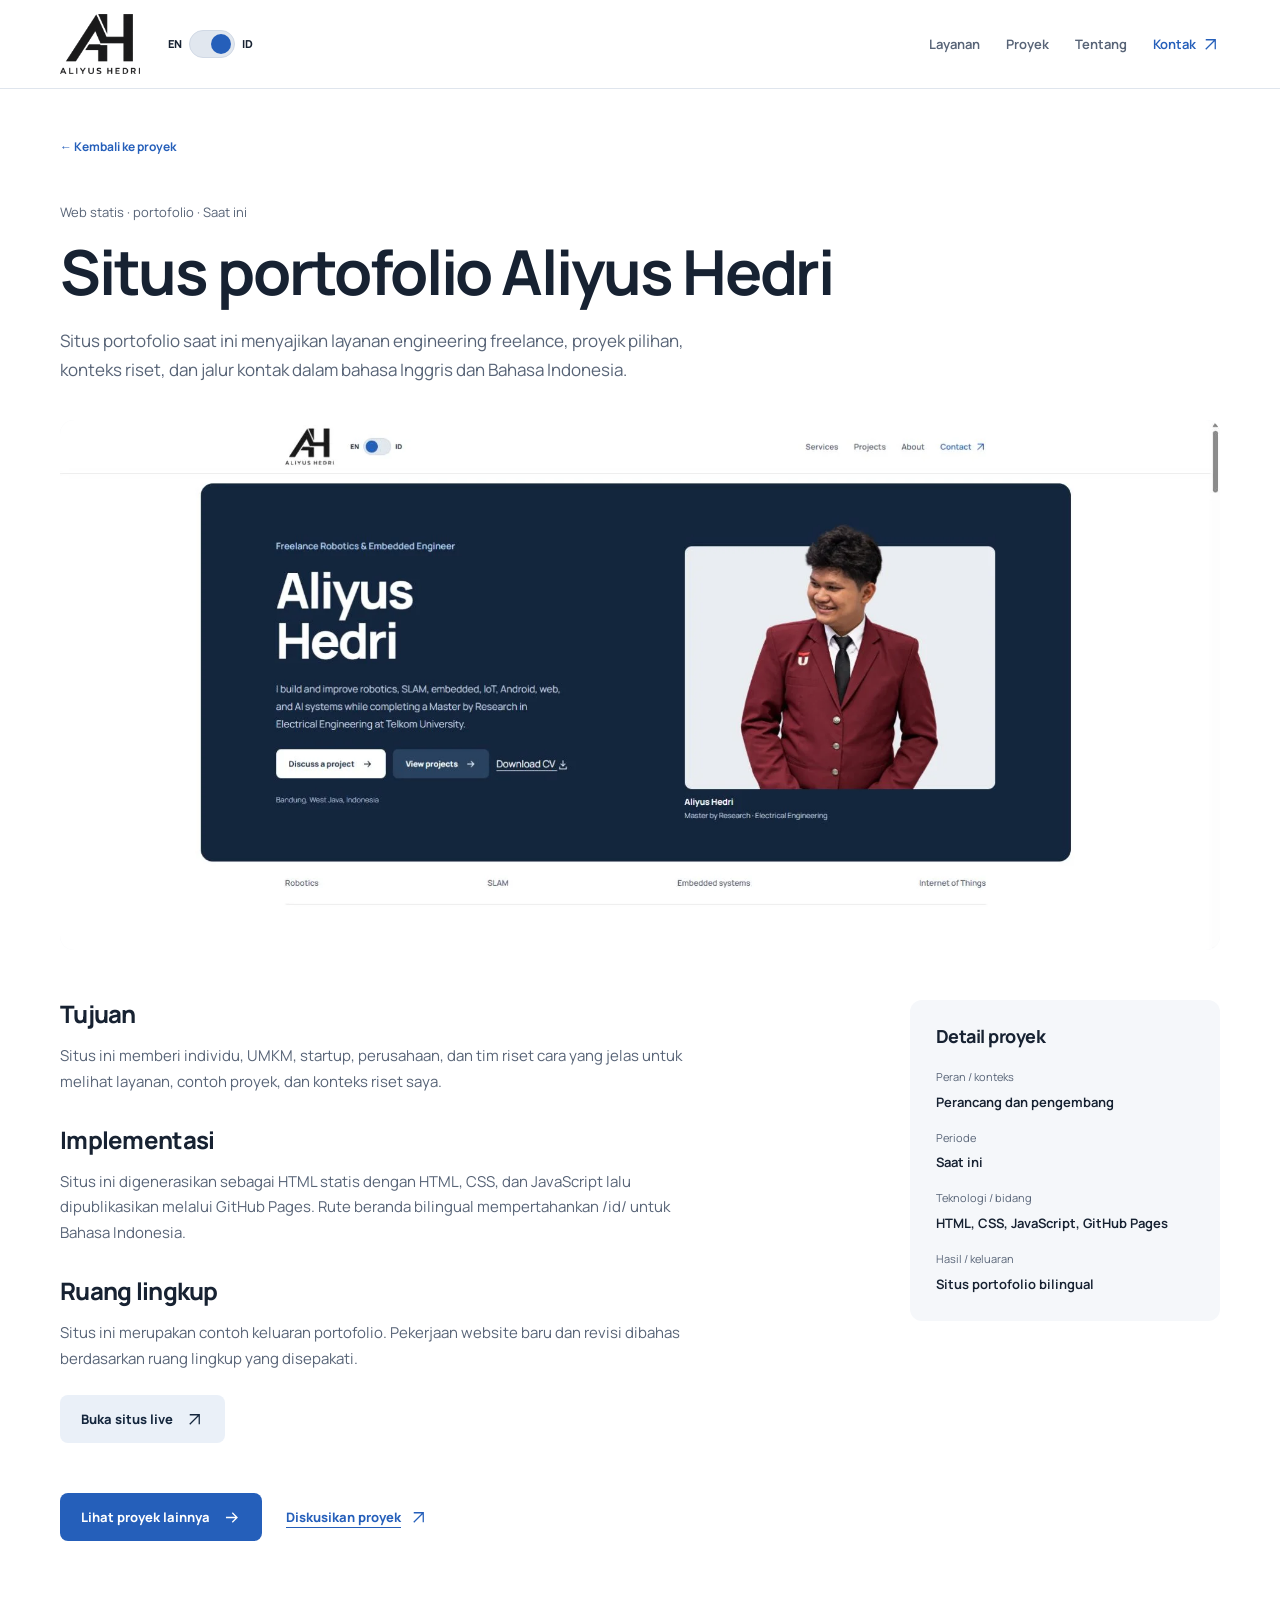
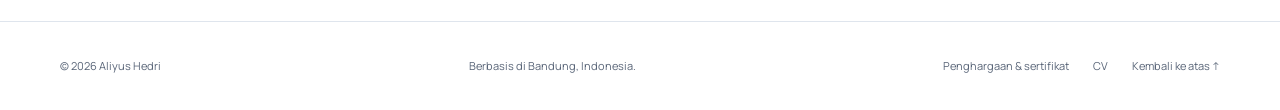
<file: proyek-portfolio-site-id.html>
<!doctype html>
<html lang="id"><head><meta charset="utf-8"><meta name="viewport" content="width=device-width, initial-scale=1"><meta name="theme-color" content="#14263d"><meta name="description" content="Portofolio statis bilingual berbasis HTML, CSS, dan JavaScript yang dipublikasikan melalui GitHub Pages."><meta name="robots" content="index,follow"><link rel="canonical" href="https://aliyushedri-portfolio.tech/proyek-portfolio-site-id.html"><link rel="alternate" hreflang="en" href="https://aliyushedri-portfolio.tech/proyek-portfolio-site.html"><link rel="alternate" hreflang="id" href="https://aliyushedri-portfolio.tech/proyek-portfolio-site-id.html"><link rel="alternate" hreflang="x-default" href="https://aliyushedri-portfolio.tech/proyek-portfolio-site.html"><meta property="og:type" content="website"><meta property="og:site_name" content="Aliyus Hedri"><meta property="og:locale" content="id_ID"><meta property="og:locale:alternate" content="en_US"><meta property="og:url" content="https://aliyushedri-portfolio.tech/proyek-portfolio-site-id.html"><meta property="og:title" content="Situs portofolio Aliyus Hedri | Aliyus Hedri"><meta property="og:description" content="Portofolio statis bilingual berbasis HTML, CSS, dan JavaScript yang dipublikasikan melalui GitHub Pages."><meta property="og:image" content="https://aliyushedri-portfolio.tech/assets/images/portfolio.webp"><meta property="og:image:alt" content="Situs portofolio Aliyus Hedri | Aliyus Hedri"><meta name="twitter:card" content="summary_large_image"><meta name="twitter:title" content="Situs portofolio Aliyus Hedri | Aliyus Hedri"><meta name="twitter:description" content="Portofolio statis bilingual berbasis HTML, CSS, dan JavaScript yang dipublikasikan melalui GitHub Pages."><meta name="twitter:image" content="https://aliyushedri-portfolio.tech/assets/images/portfolio.webp"><title>Situs portofolio Aliyus Hedri | Aliyus Hedri</title><link rel="icon" type="image/png" href="assets/images/logo.png"><link rel="preload" href="assets/fonts/manrope-latin.woff2" as="font" type="font/woff2" crossorigin><link rel="stylesheet" href="styles.css"><script type="application/ld+json">{"@context":"https://schema.org","@type":"Person","name":"Aliyus Hedri","url":"https://aliyushedri-portfolio.tech/","jobTitle":"Freelance Robotics & Embedded Engineer","sameAs":["https://www.linkedin.com/in/aliyushedri/","https://github.com/aliyushedri","https://www.instagram.com/aliyushedri"]}</script><script src="app.js" defer></script></head><body data-locale="id"><a class="skip-link" href="#main">Lewati ke konten utama</a>
<header class="site-header"><div class="container header-inner">
<a class="brand" href="id/" aria-label="Aliyus Hedri, beranda"><img class="logo" src="assets/images/logo.png" alt="Logo Aliyus Hedri" width="140" height="100"></a>
<div class="language-control" aria-label="Pilihan bahasa"><span>EN</span><button class="language-switch" type="button" role="switch" aria-checked="true" aria-label="Beralih ke bahasa Inggris" data-language-target="./"><span class="switch-thumb"></span></button><span>ID</span></div>
<button class="nav-toggle" type="button" aria-expanded="false" aria-controls="navigation" aria-label="Buka menu navigasi"><svg class="icon" viewBox="0 0 24 24" fill="none" stroke="currentColor" stroke-width="1.6" aria-hidden="true"><path d="M4 7h16M4 12h16M4 17h16"/></svg></button>
<nav class="desktop-nav" id="navigation" aria-label="Navigasi utama"><a href="id/#services">Layanan</a><a href="id/#projects">Proyek</a><a href="id/#about">Tentang</a><a class="nav-contact" href="id/#contact">Kontak <svg class="icon" viewBox="0 0 24 24" fill="none" stroke="currentColor" stroke-width="1.6" aria-hidden="true"><path d="M6 18 18 6M6 6h12v12"/></svg></a></nav>
</div></header><main id="main" class="project-detail container"><a class="back-link" href="id/#projects">← Kembali ke proyek</a><div class="detail-heading"><p class="detail-category">Web statis · portofolio · Saat ini</p><h1>Situs portofolio Aliyus Hedri</h1><p class="detail-lead">Situs portofolio saat ini menyajikan layanan engineering freelance, proyek pilihan, konteks riset, dan jalur kontak dalam bahasa Inggris dan Bahasa Indonesia.</p></div><figure class="detail-cover image-portfolio"><img src="assets/images/portfolio.webp" alt="Situs portofolio Aliyus Hedri" width="1500" height="1000" fetchpriority="high"></figure><div class="detail-layout"><div class="detail-body"><section><h2>Tujuan</h2><p>Situs ini memberi individu, UMKM, startup, perusahaan, dan tim riset cara yang jelas untuk melihat layanan, contoh proyek, dan konteks riset saya.</p></section><section><h2>Implementasi</h2><p>Situs ini digenerasikan sebagai HTML statis dengan HTML, CSS, dan JavaScript lalu dipublikasikan melalui GitHub Pages. Rute beranda bilingual mempertahankan /id/ untuk Bahasa Indonesia.</p></section><section><h2>Ruang lingkup</h2><p>Situs ini merupakan contoh keluaran portofolio. Pekerjaan website baru dan revisi dibahas berdasarkan ruang lingkup yang disepakati.</p></section><a class="button button-secondary project-external-link" href="https://aliyushedri-portfolio.tech/" target="_blank" rel="noopener">Buka situs live <svg class="icon" viewBox="0 0 24 24" fill="none" stroke="currentColor" stroke-width="1.6" aria-hidden="true"><path d="M6 18 18 6M6 6h12v12"/></svg></a></div><aside class="detail-facts"><h2>Detail proyek</h2><dl><dt>Peran / konteks</dt><dd>Perancang dan pengembang</dd><dt>Periode</dt><dd>Saat ini</dd><dt>Teknologi / bidang</dt><dd>HTML, CSS, JavaScript, GitHub Pages</dd><dt>Hasil / keluaran</dt><dd>Situs portofolio bilingual</dd></dl></aside></div><div class="detail-bottom"><a class="button button-primary" href="id/#projects">Lihat proyek lainnya <svg class="icon" viewBox="0 0 24 24" fill="none" stroke="currentColor" stroke-width="1.6" aria-hidden="true"><path d="M5 12h14M13 6l6 6-6 6"/></svg></a><a class="text-link" href="https://mail.google.com/mail/?view=cm&amp;fs=1&amp;to=aliyus.hedri%40gmail.com" target="_blank" rel="noopener">Diskusikan proyek <svg class="icon" viewBox="0 0 24 24" fill="none" stroke="currentColor" stroke-width="1.6" aria-hidden="true"><path d="M6 18 18 6M6 6h12v12"/></svg></a></div></main><footer class="site-footer"><div class="container footer-inner"><span>© 2026 Aliyus Hedri</span><span>Berbasis di Bandung, Indonesia.</span><nav class="footer-nav" aria-label="Tautan footer"><a href="id/#awards">Penghargaan &amp; sertifikat</a><a href="id/#cv">CV</a><a href="#main">Kembali ke atas ↑</a></nav></div></footer><dialog id="certificate-dialog" class="certificate-dialog" aria-labelledby="certificate-title"><button class="dialog-close" type="button" aria-label="Tutup dialog sertifikat"><svg class="icon" viewBox="0 0 24 24" fill="none" stroke="currentColor" stroke-width="1.8" aria-hidden="true"><path d="m6 6 12 12M18 6 6 18"/></svg></button><h2 id="certificate-title"></h2><img id="certificate-image" alt=""></dialog></body></html>
</file>
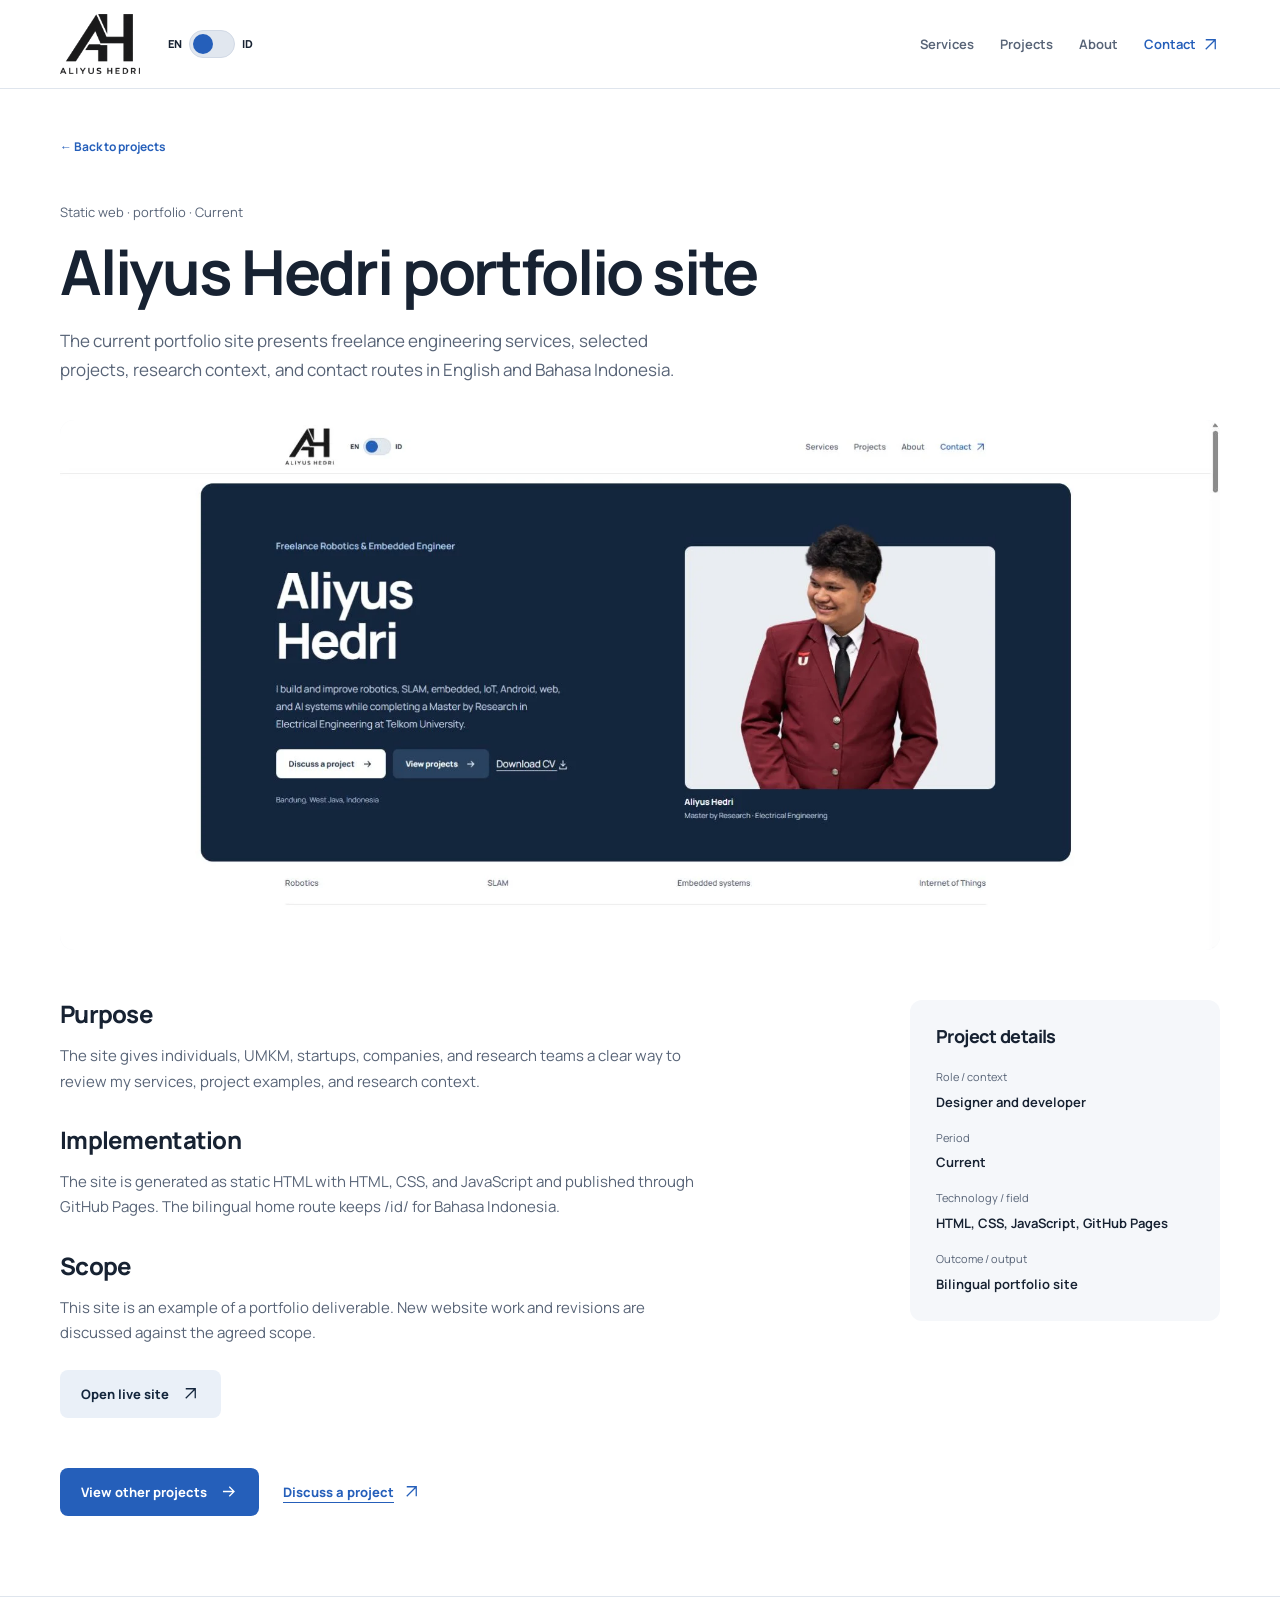
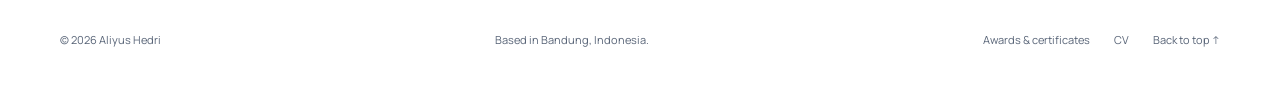
<file: proyek-portfolio-site.html>
<!doctype html>
<html lang="en"><head><meta charset="utf-8"><meta name="viewport" content="width=device-width, initial-scale=1"><meta name="theme-color" content="#14263d"><meta name="description" content="A bilingual static portfolio built with HTML, CSS, and JavaScript and published on GitHub Pages."><meta name="robots" content="index,follow"><link rel="canonical" href="https://aliyushedri-portfolio.tech/proyek-portfolio-site.html"><link rel="alternate" hreflang="en" href="https://aliyushedri-portfolio.tech/proyek-portfolio-site.html"><link rel="alternate" hreflang="id" href="https://aliyushedri-portfolio.tech/proyek-portfolio-site-id.html"><link rel="alternate" hreflang="x-default" href="https://aliyushedri-portfolio.tech/proyek-portfolio-site.html"><meta property="og:type" content="website"><meta property="og:site_name" content="Aliyus Hedri"><meta property="og:locale" content="en_US"><meta property="og:locale:alternate" content="id_ID"><meta property="og:url" content="https://aliyushedri-portfolio.tech/proyek-portfolio-site.html"><meta property="og:title" content="Aliyus Hedri portfolio site | Aliyus Hedri"><meta property="og:description" content="A bilingual static portfolio built with HTML, CSS, and JavaScript and published on GitHub Pages."><meta property="og:image" content="https://aliyushedri-portfolio.tech/assets/images/portfolio.webp"><meta property="og:image:alt" content="Aliyus Hedri portfolio site | Aliyus Hedri"><meta name="twitter:card" content="summary_large_image"><meta name="twitter:title" content="Aliyus Hedri portfolio site | Aliyus Hedri"><meta name="twitter:description" content="A bilingual static portfolio built with HTML, CSS, and JavaScript and published on GitHub Pages."><meta name="twitter:image" content="https://aliyushedri-portfolio.tech/assets/images/portfolio.webp"><title>Aliyus Hedri portfolio site | Aliyus Hedri</title><link rel="icon" type="image/png" href="assets/images/logo.png"><link rel="preload" href="assets/fonts/manrope-latin.woff2" as="font" type="font/woff2" crossorigin><link rel="stylesheet" href="styles.css"><script type="application/ld+json">{"@context":"https://schema.org","@type":"Person","name":"Aliyus Hedri","url":"https://aliyushedri-portfolio.tech/","jobTitle":"Freelance Robotics & Embedded Engineer","sameAs":["https://www.linkedin.com/in/aliyushedri/","https://github.com/aliyushedri","https://www.instagram.com/aliyushedri"]}</script><script src="app.js" defer></script></head><body data-locale="en"><a class="skip-link" href="#main">Skip to main content</a>
<header class="site-header"><div class="container header-inner">
<a class="brand" href="./" aria-label="Aliyus Hedri, home"><img class="logo" src="assets/images/logo.png" alt="Aliyus Hedri logo" width="140" height="100"></a>
<div class="language-control" aria-label="Language selection"><span>EN</span><button class="language-switch" type="button" role="switch" aria-checked="false" aria-label="Switch to Bahasa Indonesia" data-language-target="id/"><span class="switch-thumb"></span></button><span>ID</span></div>
<button class="nav-toggle" type="button" aria-expanded="false" aria-controls="navigation" aria-label="Open navigation menu"><svg class="icon" viewBox="0 0 24 24" fill="none" stroke="currentColor" stroke-width="1.6" aria-hidden="true"><path d="M4 7h16M4 12h16M4 17h16"/></svg></button>
<nav class="desktop-nav" id="navigation" aria-label="Main navigation"><a href="./#services">Services</a><a href="./#projects">Projects</a><a href="./#about">About</a><a class="nav-contact" href="./#contact">Contact <svg class="icon" viewBox="0 0 24 24" fill="none" stroke="currentColor" stroke-width="1.6" aria-hidden="true"><path d="M6 18 18 6M6 6h12v12"/></svg></a></nav>
</div></header><main id="main" class="project-detail container"><a class="back-link" href="./#projects">← Back to projects</a><div class="detail-heading"><p class="detail-category">Static web · portfolio · Current</p><h1>Aliyus Hedri portfolio site</h1><p class="detail-lead">The current portfolio site presents freelance engineering services, selected projects, research context, and contact routes in English and Bahasa Indonesia.</p></div><figure class="detail-cover image-portfolio"><img src="assets/images/portfolio.webp" alt="Aliyus Hedri portfolio website" width="1500" height="1000" fetchpriority="high"></figure><div class="detail-layout"><div class="detail-body"><section><h2>Purpose</h2><p>The site gives individuals, UMKM, startups, companies, and research teams a clear way to review my services, project examples, and research context.</p></section><section><h2>Implementation</h2><p>The site is generated as static HTML with HTML, CSS, and JavaScript and published through GitHub Pages. The bilingual home route keeps /id/ for Bahasa Indonesia.</p></section><section><h2>Scope</h2><p>This site is an example of a portfolio deliverable. New website work and revisions are discussed against the agreed scope.</p></section><a class="button button-secondary project-external-link" href="https://aliyushedri-portfolio.tech/" target="_blank" rel="noopener">Open live site <svg class="icon" viewBox="0 0 24 24" fill="none" stroke="currentColor" stroke-width="1.6" aria-hidden="true"><path d="M6 18 18 6M6 6h12v12"/></svg></a></div><aside class="detail-facts"><h2>Project details</h2><dl><dt>Role / context</dt><dd>Designer and developer</dd><dt>Period</dt><dd>Current</dd><dt>Technology / field</dt><dd>HTML, CSS, JavaScript, GitHub Pages</dd><dt>Outcome / output</dt><dd>Bilingual portfolio site</dd></dl></aside></div><div class="detail-bottom"><a class="button button-primary" href="./#projects">View other projects <svg class="icon" viewBox="0 0 24 24" fill="none" stroke="currentColor" stroke-width="1.6" aria-hidden="true"><path d="M5 12h14M13 6l6 6-6 6"/></svg></a><a class="text-link" href="https://mail.google.com/mail/?view=cm&amp;fs=1&amp;to=aliyus.hedri%40gmail.com" target="_blank" rel="noopener">Discuss a project <svg class="icon" viewBox="0 0 24 24" fill="none" stroke="currentColor" stroke-width="1.6" aria-hidden="true"><path d="M6 18 18 6M6 6h12v12"/></svg></a></div></main><footer class="site-footer"><div class="container footer-inner"><span>© 2026 Aliyus Hedri</span><span>Based in Bandung, Indonesia.</span><nav class="footer-nav" aria-label="Footer links"><a href="./#awards">Awards &amp; certificates</a><a href="./#cv">CV</a><a href="#main">Back to top ↑</a></nav></div></footer><dialog id="certificate-dialog" class="certificate-dialog" aria-labelledby="certificate-title"><button class="dialog-close" type="button" aria-label="Close certificate dialog"><svg class="icon" viewBox="0 0 24 24" fill="none" stroke="currentColor" stroke-width="1.8" aria-hidden="true"><path d="m6 6 12 12M18 6 6 18"/></svg></button><h2 id="certificate-title"></h2><img id="certificate-image" alt=""></dialog></body></html>
</file>
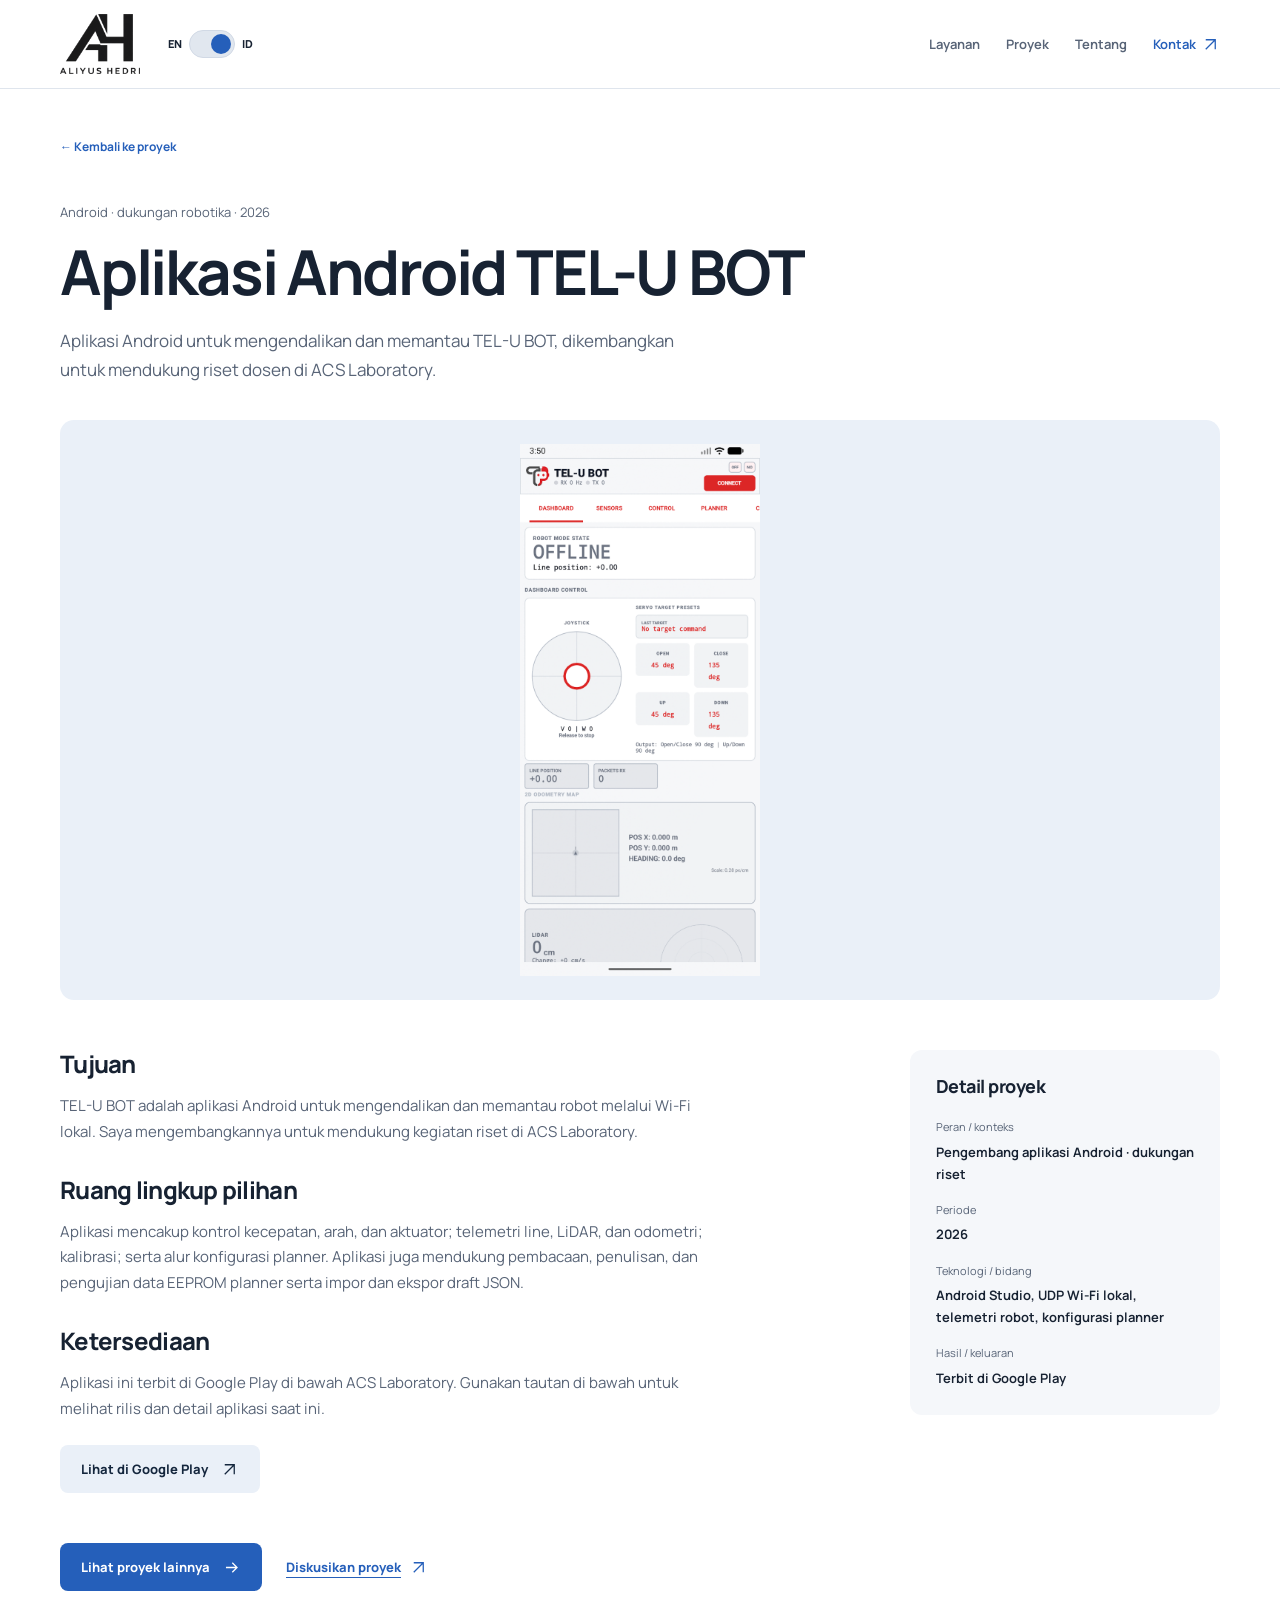
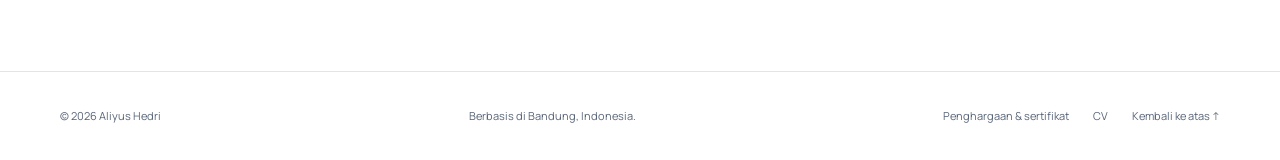
<file: proyek-telubot-android-id.html>
<!doctype html>
<html lang="id"><head><meta charset="utf-8"><meta name="viewport" content="width=device-width, initial-scale=1"><meta name="theme-color" content="#14263d"><meta name="description" content="Aplikasi Android terbit untuk mengendalikan, memantau, dan mengonfigurasi TEL-U BOT melalui Wi-Fi lokal."><meta name="robots" content="index,follow"><link rel="canonical" href="https://aliyushedri-portfolio.tech/proyek-telubot-android-id.html"><link rel="alternate" hreflang="en" href="https://aliyushedri-portfolio.tech/proyek-telubot-android.html"><link rel="alternate" hreflang="id" href="https://aliyushedri-portfolio.tech/proyek-telubot-android-id.html"><link rel="alternate" hreflang="x-default" href="https://aliyushedri-portfolio.tech/proyek-telubot-android.html"><meta property="og:type" content="website"><meta property="og:site_name" content="Aliyus Hedri"><meta property="og:locale" content="id_ID"><meta property="og:locale:alternate" content="en_US"><meta property="og:url" content="https://aliyushedri-portfolio.tech/proyek-telubot-android-id.html"><meta property="og:title" content="Aplikasi Android TEL-U BOT | Aliyus Hedri"><meta property="og:description" content="Aplikasi Android terbit untuk mengendalikan, memantau, dan mengonfigurasi TEL-U BOT melalui Wi-Fi lokal."><meta property="og:image" content="https://aliyushedri-portfolio.tech/assets/images/telubot.webp"><meta property="og:image:alt" content="Aplikasi Android TEL-U BOT | Aliyus Hedri"><meta name="twitter:card" content="summary_large_image"><meta name="twitter:title" content="Aplikasi Android TEL-U BOT | Aliyus Hedri"><meta name="twitter:description" content="Aplikasi Android terbit untuk mengendalikan, memantau, dan mengonfigurasi TEL-U BOT melalui Wi-Fi lokal."><meta name="twitter:image" content="https://aliyushedri-portfolio.tech/assets/images/telubot.webp"><title>Aplikasi Android TEL-U BOT | Aliyus Hedri</title><link rel="icon" type="image/png" href="assets/images/logo.png"><link rel="preload" href="assets/fonts/manrope-latin.woff2" as="font" type="font/woff2" crossorigin><link rel="stylesheet" href="styles.css"><script type="application/ld+json">{"@context":"https://schema.org","@type":"Person","name":"Aliyus Hedri","url":"https://aliyushedri-portfolio.tech/","jobTitle":"Freelance Robotics & Embedded Engineer","sameAs":["https://www.linkedin.com/in/aliyushedri/","https://github.com/aliyushedri","https://www.instagram.com/aliyushedri"]}</script><script src="app.js" defer></script></head><body data-locale="id"><a class="skip-link" href="#main">Lewati ke konten utama</a>
<header class="site-header"><div class="container header-inner">
<a class="brand" href="id/" aria-label="Aliyus Hedri, beranda"><img class="logo" src="assets/images/logo.png" alt="Logo Aliyus Hedri" width="140" height="100"></a>
<div class="language-control" aria-label="Pilihan bahasa"><span>EN</span><button class="language-switch" type="button" role="switch" aria-checked="true" aria-label="Beralih ke bahasa Inggris" data-language-target="./"><span class="switch-thumb"></span></button><span>ID</span></div>
<button class="nav-toggle" type="button" aria-expanded="false" aria-controls="navigation" aria-label="Buka menu navigasi"><svg class="icon" viewBox="0 0 24 24" fill="none" stroke="currentColor" stroke-width="1.6" aria-hidden="true"><path d="M4 7h16M4 12h16M4 17h16"/></svg></button>
<nav class="desktop-nav" id="navigation" aria-label="Navigasi utama"><a href="id/#services">Layanan</a><a href="id/#projects">Proyek</a><a href="id/#about">Tentang</a><a class="nav-contact" href="id/#contact">Kontak <svg class="icon" viewBox="0 0 24 24" fill="none" stroke="currentColor" stroke-width="1.6" aria-hidden="true"><path d="M6 18 18 6M6 6h12v12"/></svg></a></nav>
</div></header><main id="main" class="project-detail container"><a class="back-link" href="id/#projects">← Kembali ke proyek</a><div class="detail-heading"><p class="detail-category">Android · dukungan robotika · 2026</p><h1>Aplikasi Android TEL-U BOT</h1><p class="detail-lead">Aplikasi Android untuk mengendalikan dan memantau TEL-U BOT, dikembangkan untuk mendukung riset dosen di ACS Laboratory.</p></div><figure class="detail-cover image-telubot"><img src="assets/images/telubot.webp" alt="Proyek aplikasi Android TEL-U BOT" width="1500" height="1000" fetchpriority="high"></figure><div class="detail-layout"><div class="detail-body"><section><h2>Tujuan</h2><p>TEL-U BOT adalah aplikasi Android untuk mengendalikan dan memantau robot melalui Wi-Fi lokal. Saya mengembangkannya untuk mendukung kegiatan riset di ACS Laboratory.</p></section><section><h2>Ruang lingkup pilihan</h2><p>Aplikasi mencakup kontrol kecepatan, arah, dan aktuator; telemetri line, LiDAR, dan odometri; kalibrasi; serta alur konfigurasi planner. Aplikasi juga mendukung pembacaan, penulisan, dan pengujian data EEPROM planner serta impor dan ekspor draft JSON.</p></section><section><h2>Ketersediaan</h2><p>Aplikasi ini terbit di Google Play di bawah ACS Laboratory. Gunakan tautan di bawah untuk melihat rilis dan detail aplikasi saat ini.</p></section><a class="button button-secondary project-external-link" href="https://play.google.com/store/apps/details?id=id.acslab.telubot" target="_blank" rel="noopener">Lihat di Google Play <svg class="icon" viewBox="0 0 24 24" fill="none" stroke="currentColor" stroke-width="1.6" aria-hidden="true"><path d="M6 18 18 6M6 6h12v12"/></svg></a></div><aside class="detail-facts"><h2>Detail proyek</h2><dl><dt>Peran / konteks</dt><dd>Pengembang aplikasi Android · dukungan riset</dd><dt>Periode</dt><dd>2026</dd><dt>Teknologi / bidang</dt><dd>Android Studio, UDP Wi-Fi lokal, telemetri robot, konfigurasi planner</dd><dt>Hasil / keluaran</dt><dd>Terbit di Google Play</dd></dl></aside></div><div class="detail-bottom"><a class="button button-primary" href="id/#projects">Lihat proyek lainnya <svg class="icon" viewBox="0 0 24 24" fill="none" stroke="currentColor" stroke-width="1.6" aria-hidden="true"><path d="M5 12h14M13 6l6 6-6 6"/></svg></a><a class="text-link" href="https://mail.google.com/mail/?view=cm&amp;fs=1&amp;to=aliyus.hedri%40gmail.com" target="_blank" rel="noopener">Diskusikan proyek <svg class="icon" viewBox="0 0 24 24" fill="none" stroke="currentColor" stroke-width="1.6" aria-hidden="true"><path d="M6 18 18 6M6 6h12v12"/></svg></a></div></main><footer class="site-footer"><div class="container footer-inner"><span>© 2026 Aliyus Hedri</span><span>Berbasis di Bandung, Indonesia.</span><nav class="footer-nav" aria-label="Tautan footer"><a href="id/#awards">Penghargaan &amp; sertifikat</a><a href="id/#cv">CV</a><a href="#main">Kembali ke atas ↑</a></nav></div></footer><dialog id="certificate-dialog" class="certificate-dialog" aria-labelledby="certificate-title"><button class="dialog-close" type="button" aria-label="Tutup dialog sertifikat"><svg class="icon" viewBox="0 0 24 24" fill="none" stroke="currentColor" stroke-width="1.8" aria-hidden="true"><path d="m6 6 12 12M18 6 6 18"/></svg></button><h2 id="certificate-title"></h2><img id="certificate-image" alt=""></dialog></body></html>
</file>
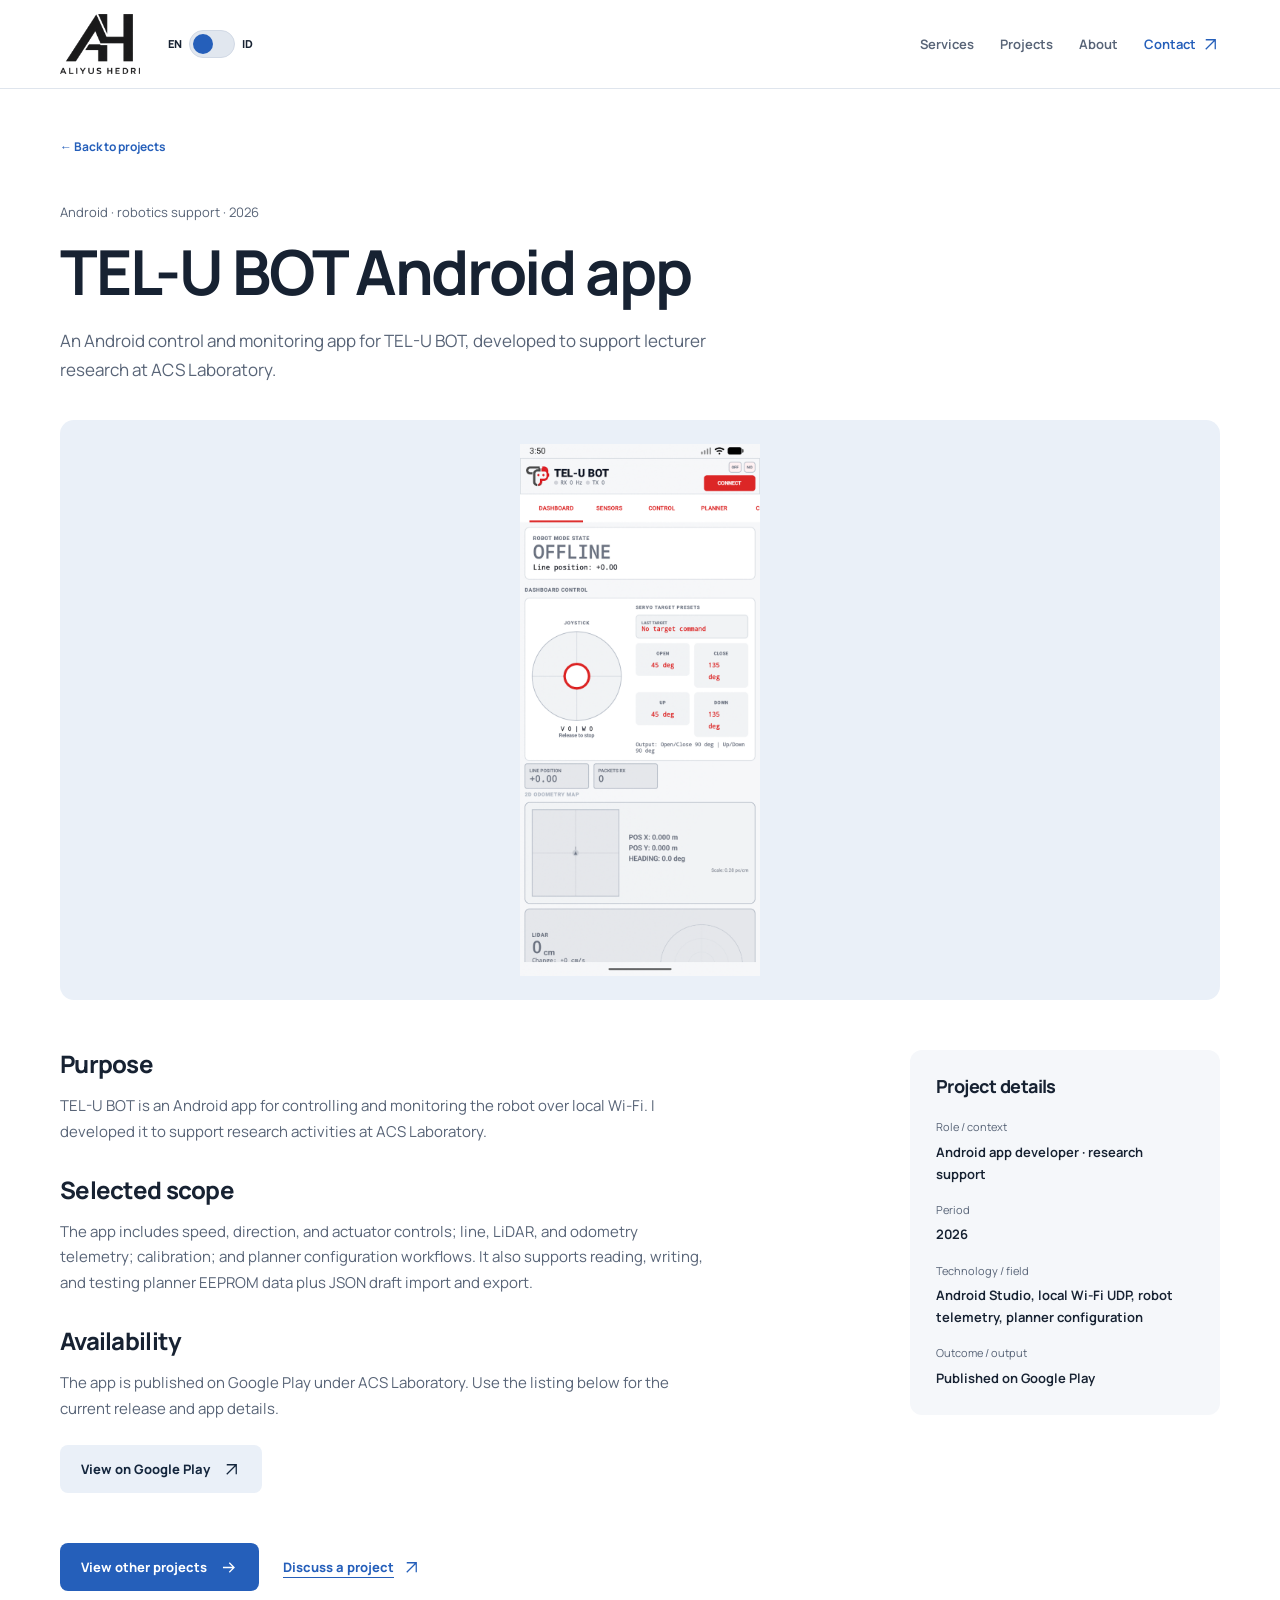
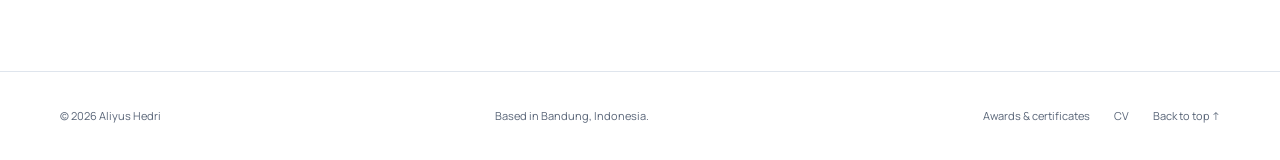
<file: proyek-telubot-android.html>
<!doctype html>
<html lang="en"><head><meta charset="utf-8"><meta name="viewport" content="width=device-width, initial-scale=1"><meta name="theme-color" content="#14263d"><meta name="description" content="A published Android app for controlling, monitoring, and configuring TEL-U BOT over local Wi-Fi."><meta name="robots" content="index,follow"><link rel="canonical" href="https://aliyushedri-portfolio.tech/proyek-telubot-android.html"><link rel="alternate" hreflang="en" href="https://aliyushedri-portfolio.tech/proyek-telubot-android.html"><link rel="alternate" hreflang="id" href="https://aliyushedri-portfolio.tech/proyek-telubot-android-id.html"><link rel="alternate" hreflang="x-default" href="https://aliyushedri-portfolio.tech/proyek-telubot-android.html"><meta property="og:type" content="website"><meta property="og:site_name" content="Aliyus Hedri"><meta property="og:locale" content="en_US"><meta property="og:locale:alternate" content="id_ID"><meta property="og:url" content="https://aliyushedri-portfolio.tech/proyek-telubot-android.html"><meta property="og:title" content="TEL-U BOT Android app | Aliyus Hedri"><meta property="og:description" content="A published Android app for controlling, monitoring, and configuring TEL-U BOT over local Wi-Fi."><meta property="og:image" content="https://aliyushedri-portfolio.tech/assets/images/telubot.webp"><meta property="og:image:alt" content="TEL-U BOT Android app | Aliyus Hedri"><meta name="twitter:card" content="summary_large_image"><meta name="twitter:title" content="TEL-U BOT Android app | Aliyus Hedri"><meta name="twitter:description" content="A published Android app for controlling, monitoring, and configuring TEL-U BOT over local Wi-Fi."><meta name="twitter:image" content="https://aliyushedri-portfolio.tech/assets/images/telubot.webp"><title>TEL-U BOT Android app | Aliyus Hedri</title><link rel="icon" type="image/png" href="assets/images/logo.png"><link rel="preload" href="assets/fonts/manrope-latin.woff2" as="font" type="font/woff2" crossorigin><link rel="stylesheet" href="styles.css"><script type="application/ld+json">{"@context":"https://schema.org","@type":"Person","name":"Aliyus Hedri","url":"https://aliyushedri-portfolio.tech/","jobTitle":"Freelance Robotics & Embedded Engineer","sameAs":["https://www.linkedin.com/in/aliyushedri/","https://github.com/aliyushedri","https://www.instagram.com/aliyushedri"]}</script><script src="app.js" defer></script></head><body data-locale="en"><a class="skip-link" href="#main">Skip to main content</a>
<header class="site-header"><div class="container header-inner">
<a class="brand" href="./" aria-label="Aliyus Hedri, home"><img class="logo" src="assets/images/logo.png" alt="Aliyus Hedri logo" width="140" height="100"></a>
<div class="language-control" aria-label="Language selection"><span>EN</span><button class="language-switch" type="button" role="switch" aria-checked="false" aria-label="Switch to Bahasa Indonesia" data-language-target="id/"><span class="switch-thumb"></span></button><span>ID</span></div>
<button class="nav-toggle" type="button" aria-expanded="false" aria-controls="navigation" aria-label="Open navigation menu"><svg class="icon" viewBox="0 0 24 24" fill="none" stroke="currentColor" stroke-width="1.6" aria-hidden="true"><path d="M4 7h16M4 12h16M4 17h16"/></svg></button>
<nav class="desktop-nav" id="navigation" aria-label="Main navigation"><a href="./#services">Services</a><a href="./#projects">Projects</a><a href="./#about">About</a><a class="nav-contact" href="./#contact">Contact <svg class="icon" viewBox="0 0 24 24" fill="none" stroke="currentColor" stroke-width="1.6" aria-hidden="true"><path d="M6 18 18 6M6 6h12v12"/></svg></a></nav>
</div></header><main id="main" class="project-detail container"><a class="back-link" href="./#projects">← Back to projects</a><div class="detail-heading"><p class="detail-category">Android · robotics support · 2026</p><h1>TEL-U BOT Android app</h1><p class="detail-lead">An Android control and monitoring app for TEL-U BOT, developed to support lecturer research at ACS Laboratory.</p></div><figure class="detail-cover image-telubot"><img src="assets/images/telubot.webp" alt="TEL-U BOT Android app project" width="1500" height="1000" fetchpriority="high"></figure><div class="detail-layout"><div class="detail-body"><section><h2>Purpose</h2><p>TEL-U BOT is an Android app for controlling and monitoring the robot over local Wi-Fi. I developed it to support research activities at ACS Laboratory.</p></section><section><h2>Selected scope</h2><p>The app includes speed, direction, and actuator controls; line, LiDAR, and odometry telemetry; calibration; and planner configuration workflows. It also supports reading, writing, and testing planner EEPROM data plus JSON draft import and export.</p></section><section><h2>Availability</h2><p>The app is published on Google Play under ACS Laboratory. Use the listing below for the current release and app details.</p></section><a class="button button-secondary project-external-link" href="https://play.google.com/store/apps/details?id=id.acslab.telubot" target="_blank" rel="noopener">View on Google Play <svg class="icon" viewBox="0 0 24 24" fill="none" stroke="currentColor" stroke-width="1.6" aria-hidden="true"><path d="M6 18 18 6M6 6h12v12"/></svg></a></div><aside class="detail-facts"><h2>Project details</h2><dl><dt>Role / context</dt><dd>Android app developer · research support</dd><dt>Period</dt><dd>2026</dd><dt>Technology / field</dt><dd>Android Studio, local Wi-Fi UDP, robot telemetry, planner configuration</dd><dt>Outcome / output</dt><dd>Published on Google Play</dd></dl></aside></div><div class="detail-bottom"><a class="button button-primary" href="./#projects">View other projects <svg class="icon" viewBox="0 0 24 24" fill="none" stroke="currentColor" stroke-width="1.6" aria-hidden="true"><path d="M5 12h14M13 6l6 6-6 6"/></svg></a><a class="text-link" href="https://mail.google.com/mail/?view=cm&amp;fs=1&amp;to=aliyus.hedri%40gmail.com" target="_blank" rel="noopener">Discuss a project <svg class="icon" viewBox="0 0 24 24" fill="none" stroke="currentColor" stroke-width="1.6" aria-hidden="true"><path d="M6 18 18 6M6 6h12v12"/></svg></a></div></main><footer class="site-footer"><div class="container footer-inner"><span>© 2026 Aliyus Hedri</span><span>Based in Bandung, Indonesia.</span><nav class="footer-nav" aria-label="Footer links"><a href="./#awards">Awards &amp; certificates</a><a href="./#cv">CV</a><a href="#main">Back to top ↑</a></nav></div></footer><dialog id="certificate-dialog" class="certificate-dialog" aria-labelledby="certificate-title"><button class="dialog-close" type="button" aria-label="Close certificate dialog"><svg class="icon" viewBox="0 0 24 24" fill="none" stroke="currentColor" stroke-width="1.8" aria-hidden="true"><path d="m6 6 12 12M18 6 6 18"/></svg></button><h2 id="certificate-title"></h2><img id="certificate-image" alt=""></dialog></body></html>
</file>
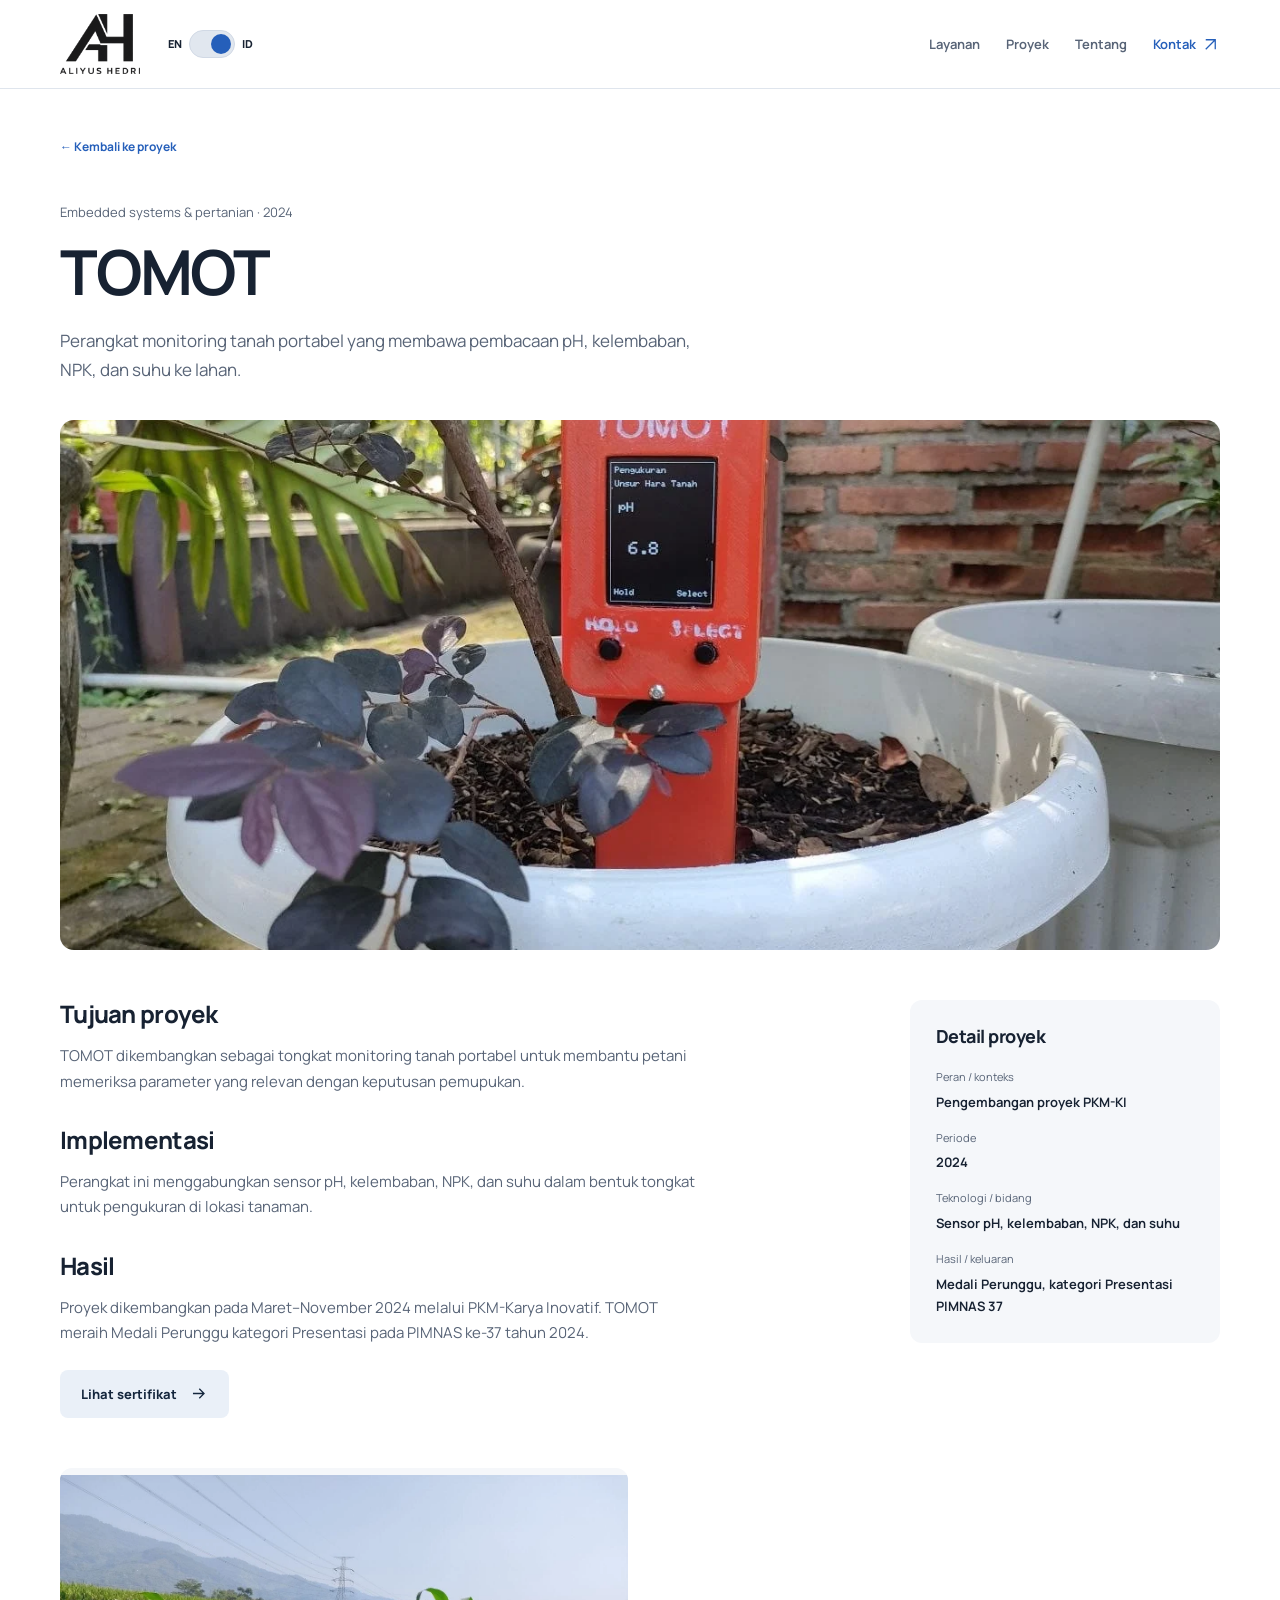
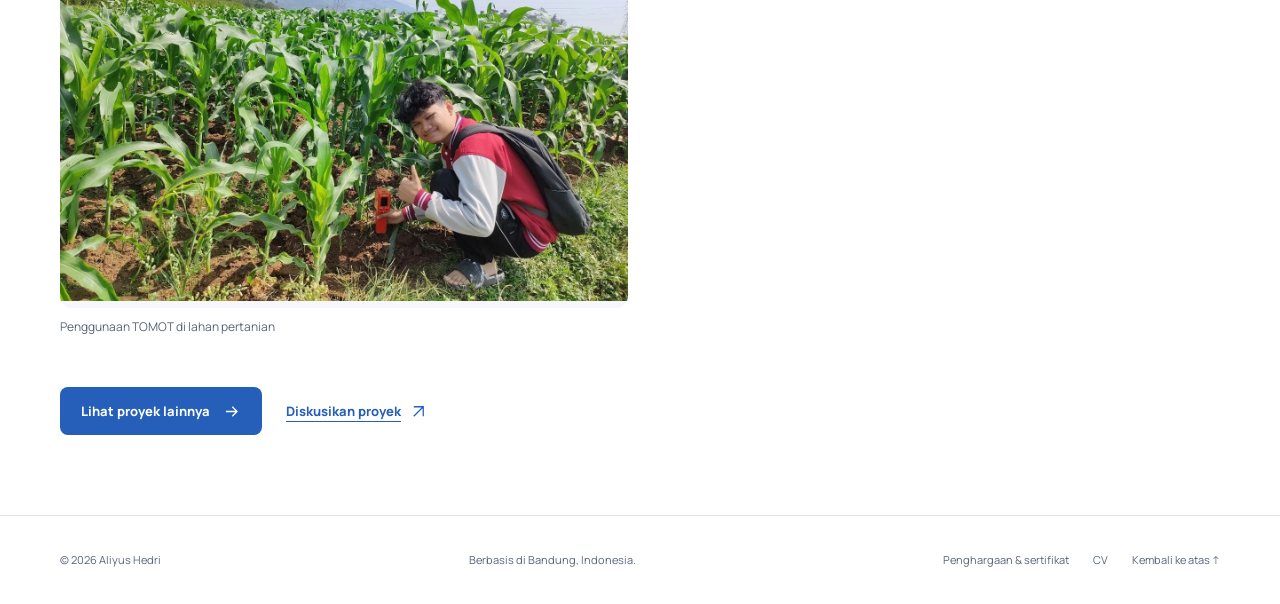
<file: proyek-tomot-id.html>
<!doctype html>
<html lang="id"><head><meta charset="utf-8"><meta name="viewport" content="width=device-width, initial-scale=1"><meta name="theme-color" content="#14263d"><meta name="description" content="Tongkat monitoring tanah portabel untuk memeriksa parameter yang digunakan dalam keputusan pemupukan."><meta name="robots" content="index,follow"><link rel="canonical" href="https://aliyushedri-portfolio.tech/proyek-tomot-id.html"><link rel="alternate" hreflang="en" href="https://aliyushedri-portfolio.tech/proyek-tomot.html"><link rel="alternate" hreflang="id" href="https://aliyushedri-portfolio.tech/proyek-tomot-id.html"><link rel="alternate" hreflang="x-default" href="https://aliyushedri-portfolio.tech/proyek-tomot.html"><meta property="og:type" content="website"><meta property="og:site_name" content="Aliyus Hedri"><meta property="og:locale" content="id_ID"><meta property="og:locale:alternate" content="en_US"><meta property="og:url" content="https://aliyushedri-portfolio.tech/proyek-tomot-id.html"><meta property="og:title" content="TOMOT | Aliyus Hedri"><meta property="og:description" content="Tongkat monitoring tanah portabel untuk memeriksa parameter yang digunakan dalam keputusan pemupukan."><meta property="og:image" content="https://aliyushedri-portfolio.tech/assets/images/tomot.webp"><meta property="og:image:alt" content="TOMOT | Aliyus Hedri"><meta name="twitter:card" content="summary_large_image"><meta name="twitter:title" content="TOMOT | Aliyus Hedri"><meta name="twitter:description" content="Tongkat monitoring tanah portabel untuk memeriksa parameter yang digunakan dalam keputusan pemupukan."><meta name="twitter:image" content="https://aliyushedri-portfolio.tech/assets/images/tomot.webp"><title>TOMOT | Aliyus Hedri</title><link rel="icon" type="image/png" href="assets/images/logo.png"><link rel="preload" href="assets/fonts/manrope-latin.woff2" as="font" type="font/woff2" crossorigin><link rel="stylesheet" href="styles.css"><script type="application/ld+json">{"@context":"https://schema.org","@type":"Person","name":"Aliyus Hedri","url":"https://aliyushedri-portfolio.tech/","jobTitle":"Freelance Robotics & Embedded Engineer","sameAs":["https://www.linkedin.com/in/aliyushedri/","https://github.com/aliyushedri","https://www.instagram.com/aliyushedri"]}</script><script src="app.js" defer></script></head><body data-locale="id"><a class="skip-link" href="#main">Lewati ke konten utama</a>
<header class="site-header"><div class="container header-inner">
<a class="brand" href="id/" aria-label="Aliyus Hedri, beranda"><img class="logo" src="assets/images/logo.png" alt="Logo Aliyus Hedri" width="140" height="100"></a>
<div class="language-control" aria-label="Pilihan bahasa"><span>EN</span><button class="language-switch" type="button" role="switch" aria-checked="true" aria-label="Beralih ke bahasa Inggris" data-language-target="./"><span class="switch-thumb"></span></button><span>ID</span></div>
<button class="nav-toggle" type="button" aria-expanded="false" aria-controls="navigation" aria-label="Buka menu navigasi"><svg class="icon" viewBox="0 0 24 24" fill="none" stroke="currentColor" stroke-width="1.6" aria-hidden="true"><path d="M4 7h16M4 12h16M4 17h16"/></svg></button>
<nav class="desktop-nav" id="navigation" aria-label="Navigasi utama"><a href="id/#services">Layanan</a><a href="id/#projects">Proyek</a><a href="id/#about">Tentang</a><a class="nav-contact" href="id/#contact">Kontak <svg class="icon" viewBox="0 0 24 24" fill="none" stroke="currentColor" stroke-width="1.6" aria-hidden="true"><path d="M6 18 18 6M6 6h12v12"/></svg></a></nav>
</div></header><main id="main" class="project-detail container"><a class="back-link" href="id/#projects">← Kembali ke proyek</a><div class="detail-heading"><p class="detail-category">Embedded systems &amp; pertanian · 2024</p><h1>TOMOT</h1><p class="detail-lead">Perangkat monitoring tanah portabel yang membawa pembacaan pH, kelembaban, NPK, dan suhu ke lahan.</p></div><figure class="detail-cover image-tomot"><img src="assets/images/tomot.webp" alt="Perangkat monitoring tanah portabel TOMOT" width="1500" height="1000" fetchpriority="high"></figure><div class="detail-layout"><div class="detail-body"><section><h2>Tujuan proyek</h2><p>TOMOT dikembangkan sebagai tongkat monitoring tanah portabel untuk membantu petani memeriksa parameter yang relevan dengan keputusan pemupukan.</p></section><section><h2>Implementasi</h2><p>Perangkat ini menggabungkan sensor pH, kelembaban, NPK, dan suhu dalam bentuk tongkat untuk pengukuran di lokasi tanaman.</p></section><section><h2>Hasil</h2><p>Proyek dikembangkan pada Maret–November 2024 melalui PKM-Karya Inovatif. TOMOT meraih Medali Perunggu kategori Presentasi pada PIMNAS ke-37 tahun 2024.</p></section><button class="button button-secondary certificate-button" type="button" data-certificate="assets/images/pimnas-2024.webp" data-certificate-title="Medali Perunggu kategori Presentasi PIMNAS ke-37">Lihat sertifikat <svg class="icon" viewBox="0 0 24 24" fill="none" stroke="currentColor" stroke-width="1.6" aria-hidden="true"><path d="M5 12h14M13 6l6 6-6 6"/></svg></button></div><aside class="detail-facts"><h2>Detail proyek</h2><dl><dt>Peran / konteks</dt><dd>Pengembangan proyek PKM-KI</dd><dt>Periode</dt><dd>2024</dd><dt>Teknologi / bidang</dt><dd>Sensor pH, kelembaban, NPK, dan suhu</dd><dt>Hasil / keluaran</dt><dd>Medali Perunggu, kategori Presentasi PIMNAS 37</dd></dl></aside></div><section class="detail-gallery" aria-label="Detail proyek"><figure><img src="assets/images/tomot-field.webp" alt="Penggunaan TOMOT di lahan pertanian" width="1000" height="1000" loading="lazy"><figcaption>Penggunaan TOMOT di lahan pertanian</figcaption></figure></section><div class="detail-bottom"><a class="button button-primary" href="id/#projects">Lihat proyek lainnya <svg class="icon" viewBox="0 0 24 24" fill="none" stroke="currentColor" stroke-width="1.6" aria-hidden="true"><path d="M5 12h14M13 6l6 6-6 6"/></svg></a><a class="text-link" href="https://mail.google.com/mail/?view=cm&amp;fs=1&amp;to=aliyus.hedri%40gmail.com" target="_blank" rel="noopener">Diskusikan proyek <svg class="icon" viewBox="0 0 24 24" fill="none" stroke="currentColor" stroke-width="1.6" aria-hidden="true"><path d="M6 18 18 6M6 6h12v12"/></svg></a></div></main><footer class="site-footer"><div class="container footer-inner"><span>© 2026 Aliyus Hedri</span><span>Berbasis di Bandung, Indonesia.</span><nav class="footer-nav" aria-label="Tautan footer"><a href="id/#awards">Penghargaan &amp; sertifikat</a><a href="id/#cv">CV</a><a href="#main">Kembali ke atas ↑</a></nav></div></footer><dialog id="certificate-dialog" class="certificate-dialog" aria-labelledby="certificate-title"><button class="dialog-close" type="button" aria-label="Tutup dialog sertifikat"><svg class="icon" viewBox="0 0 24 24" fill="none" stroke="currentColor" stroke-width="1.8" aria-hidden="true"><path d="m6 6 12 12M18 6 6 18"/></svg></button><h2 id="certificate-title"></h2><img id="certificate-image" alt=""></dialog></body></html>
</file>
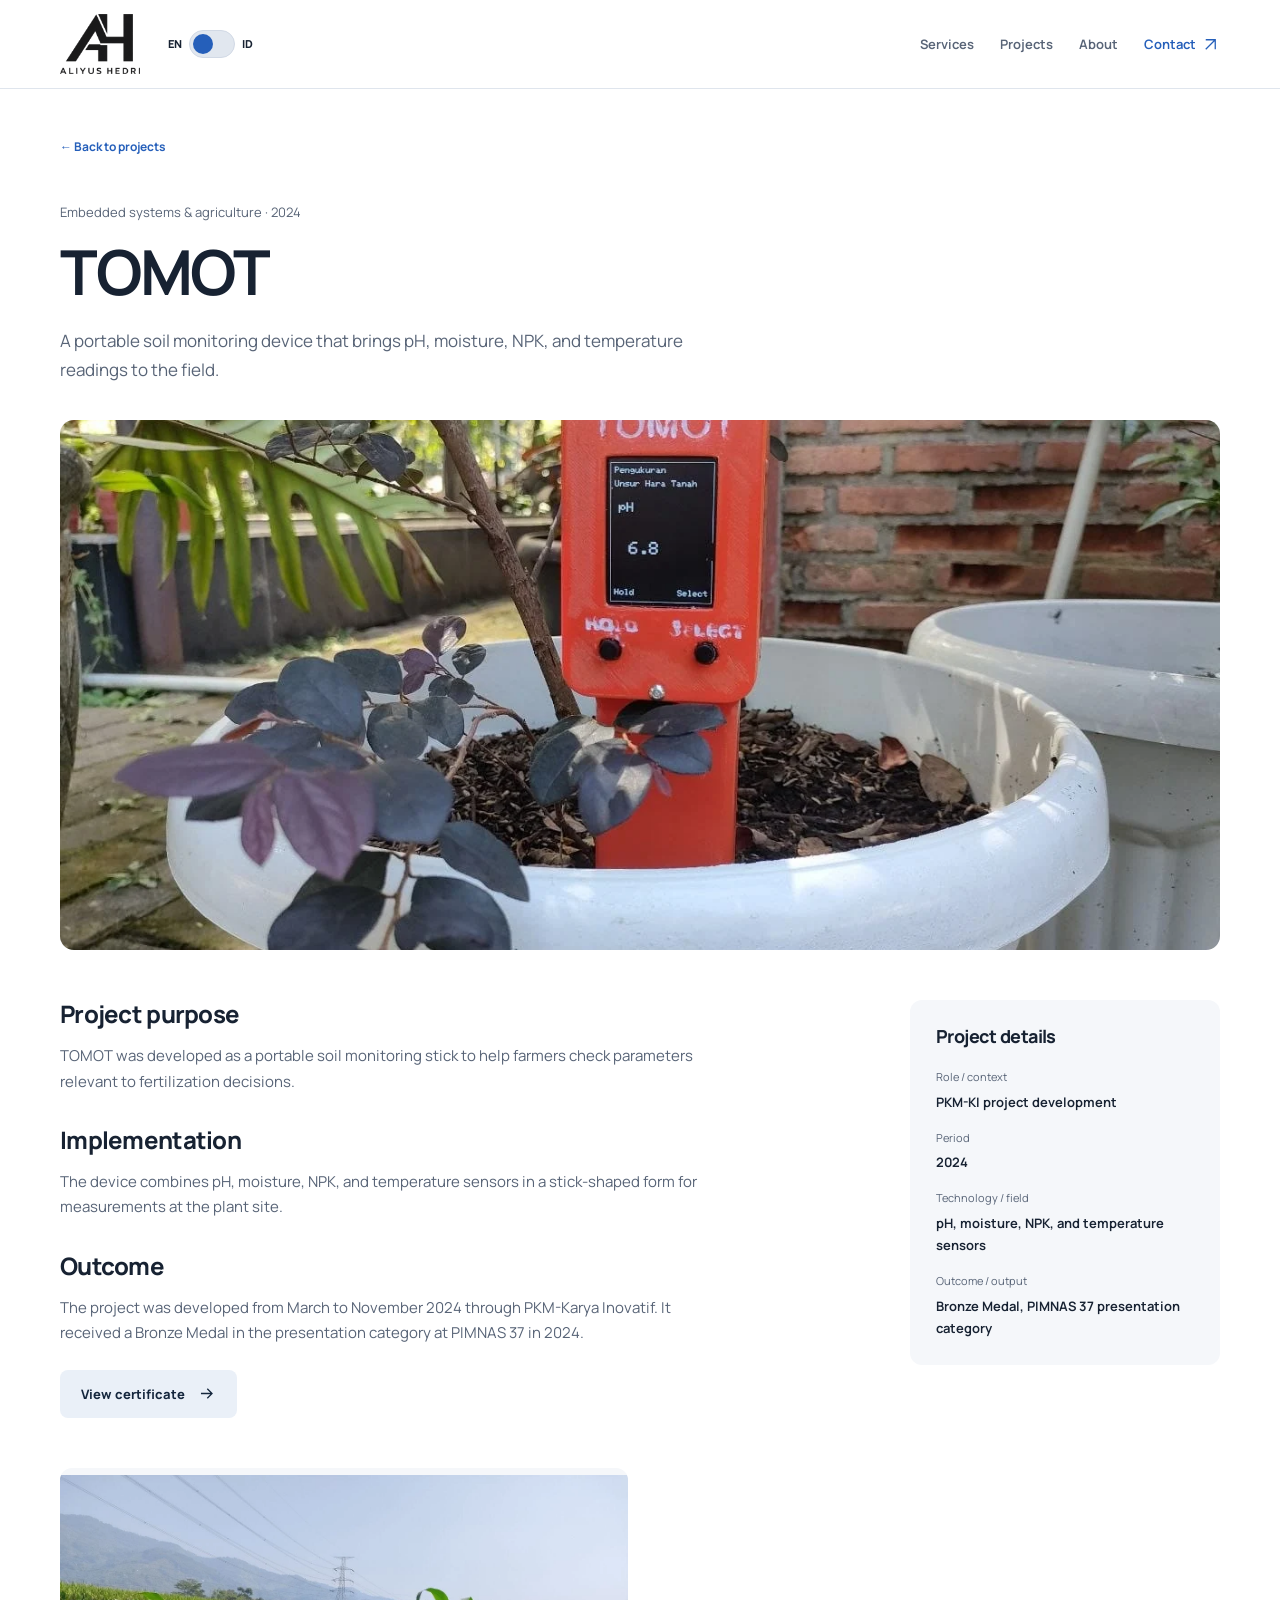
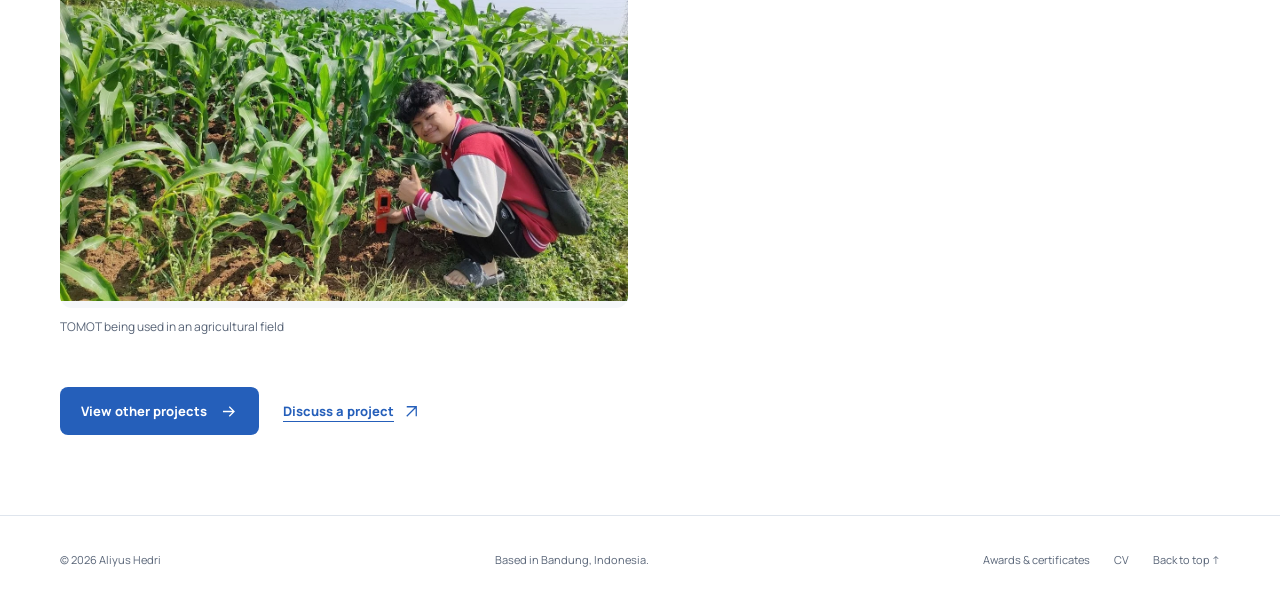
<file: proyek-tomot.html>
<!doctype html>
<html lang="en"><head><meta charset="utf-8"><meta name="viewport" content="width=device-width, initial-scale=1"><meta name="theme-color" content="#14263d"><meta name="description" content="A portable soil monitoring stick for checking parameters used in fertilization decisions."><meta name="robots" content="index,follow"><link rel="canonical" href="https://aliyushedri-portfolio.tech/proyek-tomot.html"><link rel="alternate" hreflang="en" href="https://aliyushedri-portfolio.tech/proyek-tomot.html"><link rel="alternate" hreflang="id" href="https://aliyushedri-portfolio.tech/proyek-tomot-id.html"><link rel="alternate" hreflang="x-default" href="https://aliyushedri-portfolio.tech/proyek-tomot.html"><meta property="og:type" content="website"><meta property="og:site_name" content="Aliyus Hedri"><meta property="og:locale" content="en_US"><meta property="og:locale:alternate" content="id_ID"><meta property="og:url" content="https://aliyushedri-portfolio.tech/proyek-tomot.html"><meta property="og:title" content="TOMOT | Aliyus Hedri"><meta property="og:description" content="A portable soil monitoring stick for checking parameters used in fertilization decisions."><meta property="og:image" content="https://aliyushedri-portfolio.tech/assets/images/tomot.webp"><meta property="og:image:alt" content="TOMOT | Aliyus Hedri"><meta name="twitter:card" content="summary_large_image"><meta name="twitter:title" content="TOMOT | Aliyus Hedri"><meta name="twitter:description" content="A portable soil monitoring stick for checking parameters used in fertilization decisions."><meta name="twitter:image" content="https://aliyushedri-portfolio.tech/assets/images/tomot.webp"><title>TOMOT | Aliyus Hedri</title><link rel="icon" type="image/png" href="assets/images/logo.png"><link rel="preload" href="assets/fonts/manrope-latin.woff2" as="font" type="font/woff2" crossorigin><link rel="stylesheet" href="styles.css"><script type="application/ld+json">{"@context":"https://schema.org","@type":"Person","name":"Aliyus Hedri","url":"https://aliyushedri-portfolio.tech/","jobTitle":"Freelance Robotics & Embedded Engineer","sameAs":["https://www.linkedin.com/in/aliyushedri/","https://github.com/aliyushedri","https://www.instagram.com/aliyushedri"]}</script><script src="app.js" defer></script></head><body data-locale="en"><a class="skip-link" href="#main">Skip to main content</a>
<header class="site-header"><div class="container header-inner">
<a class="brand" href="./" aria-label="Aliyus Hedri, home"><img class="logo" src="assets/images/logo.png" alt="Aliyus Hedri logo" width="140" height="100"></a>
<div class="language-control" aria-label="Language selection"><span>EN</span><button class="language-switch" type="button" role="switch" aria-checked="false" aria-label="Switch to Bahasa Indonesia" data-language-target="id/"><span class="switch-thumb"></span></button><span>ID</span></div>
<button class="nav-toggle" type="button" aria-expanded="false" aria-controls="navigation" aria-label="Open navigation menu"><svg class="icon" viewBox="0 0 24 24" fill="none" stroke="currentColor" stroke-width="1.6" aria-hidden="true"><path d="M4 7h16M4 12h16M4 17h16"/></svg></button>
<nav class="desktop-nav" id="navigation" aria-label="Main navigation"><a href="./#services">Services</a><a href="./#projects">Projects</a><a href="./#about">About</a><a class="nav-contact" href="./#contact">Contact <svg class="icon" viewBox="0 0 24 24" fill="none" stroke="currentColor" stroke-width="1.6" aria-hidden="true"><path d="M6 18 18 6M6 6h12v12"/></svg></a></nav>
</div></header><main id="main" class="project-detail container"><a class="back-link" href="./#projects">← Back to projects</a><div class="detail-heading"><p class="detail-category">Embedded systems &amp; agriculture · 2024</p><h1>TOMOT</h1><p class="detail-lead">A portable soil monitoring device that brings pH, moisture, NPK, and temperature readings to the field.</p></div><figure class="detail-cover image-tomot"><img src="assets/images/tomot.webp" alt="TOMOT portable soil monitoring device" width="1500" height="1000" fetchpriority="high"></figure><div class="detail-layout"><div class="detail-body"><section><h2>Project purpose</h2><p>TOMOT was developed as a portable soil monitoring stick to help farmers check parameters relevant to fertilization decisions.</p></section><section><h2>Implementation</h2><p>The device combines pH, moisture, NPK, and temperature sensors in a stick-shaped form for measurements at the plant site.</p></section><section><h2>Outcome</h2><p>The project was developed from March to November 2024 through PKM-Karya Inovatif. It received a Bronze Medal in the presentation category at PIMNAS 37 in 2024.</p></section><button class="button button-secondary certificate-button" type="button" data-certificate="assets/images/pimnas-2024.webp" data-certificate-title="Bronze Medal, PIMNAS 37 presentation category">View certificate <svg class="icon" viewBox="0 0 24 24" fill="none" stroke="currentColor" stroke-width="1.6" aria-hidden="true"><path d="M5 12h14M13 6l6 6-6 6"/></svg></button></div><aside class="detail-facts"><h2>Project details</h2><dl><dt>Role / context</dt><dd>PKM-KI project development</dd><dt>Period</dt><dd>2024</dd><dt>Technology / field</dt><dd>pH, moisture, NPK, and temperature sensors</dd><dt>Outcome / output</dt><dd>Bronze Medal, PIMNAS 37 presentation category</dd></dl></aside></div><section class="detail-gallery" aria-label="Project details"><figure><img src="assets/images/tomot-field.webp" alt="TOMOT being used in an agricultural field" width="1000" height="1000" loading="lazy"><figcaption>TOMOT being used in an agricultural field</figcaption></figure></section><div class="detail-bottom"><a class="button button-primary" href="./#projects">View other projects <svg class="icon" viewBox="0 0 24 24" fill="none" stroke="currentColor" stroke-width="1.6" aria-hidden="true"><path d="M5 12h14M13 6l6 6-6 6"/></svg></a><a class="text-link" href="https://mail.google.com/mail/?view=cm&amp;fs=1&amp;to=aliyus.hedri%40gmail.com" target="_blank" rel="noopener">Discuss a project <svg class="icon" viewBox="0 0 24 24" fill="none" stroke="currentColor" stroke-width="1.6" aria-hidden="true"><path d="M6 18 18 6M6 6h12v12"/></svg></a></div></main><footer class="site-footer"><div class="container footer-inner"><span>© 2026 Aliyus Hedri</span><span>Based in Bandung, Indonesia.</span><nav class="footer-nav" aria-label="Footer links"><a href="./#awards">Awards &amp; certificates</a><a href="./#cv">CV</a><a href="#main">Back to top ↑</a></nav></div></footer><dialog id="certificate-dialog" class="certificate-dialog" aria-labelledby="certificate-title"><button class="dialog-close" type="button" aria-label="Close certificate dialog"><svg class="icon" viewBox="0 0 24 24" fill="none" stroke="currentColor" stroke-width="1.8" aria-hidden="true"><path d="m6 6 12 12M18 6 6 18"/></svg></button><h2 id="certificate-title"></h2><img id="certificate-image" alt=""></dialog></body></html>
</file>
<file: styles.css>
@font-face{font-family:Manrope;src:url('assets/fonts/manrope-latin.woff2') format('woff2');font-weight:200 800;font-display:swap}
:root{--ink:#172232;--muted:#586477;--navy:#14263d;--blue:#255fba;--line:#dfe5ed;--soft:#f5f7fa;--gutter:32px}
*{box-sizing:border-box}html{scroll-behavior:smooth;scroll-padding-top:105px;color-scheme:light}body{margin:0;font:16px/1.7 Manrope,sans-serif;background:#fff;color:var(--ink)}h1,h2,h3,p,figure,dl,dd{margin:0}h1,h2,h3{line-height:1.2;letter-spacing:-.03em;text-wrap:balance}h2{font-size:clamp(28px,3.3vw,40px);font-weight:750}h3{font-size:21px;font-weight:750}p{max-width:72ch}a{color:inherit;text-underline-offset:5px}button{font:inherit;color:inherit;cursor:pointer;border:0}a,button{touch-action:manipulation;-webkit-tap-highlight-color:transparent}img{display:block;max-width:100%;height:auto}::selection{background:#bed4f4;color:#10243d}:focus-visible{outline:3px solid #4789e6;outline-offset:5px}.container{width:min(calc(100% - var(--gutter)*2),1160px);margin-inline:auto}.icon{width:19px;height:19px;flex-shrink:0;display:inline-block;vertical-align:middle}.sr-only{position:absolute;width:1px;height:1px;padding:0;margin:-1px;overflow:hidden;clip-path:inset(50%);white-space:nowrap;border:0}.skip-link{position:fixed;top:12px;left:12px;padding:12px 20px;z-index:100;background:white;color:var(--navy);transform:translateY(-200%)}.skip-link:focus{transform:none}
.site-header{position:sticky;top:0;z-index:20;background:#fff;border-bottom:1px solid var(--line)}.header-inner{min-height:88px;display:flex;align-items:center;gap:28px}.brand{display:flex;align-items:center;text-decoration:none;flex-shrink:0}.brand .logo{width:80px;height:60px;object-fit:contain}.brand-name{font-size:14px;font-weight:750}.desktop-nav{display:flex;align-items:center;gap:26px;margin-left:auto}.desktop-nav a{display:inline-flex;align-items:center;gap:5px;font-size:13px;font-weight:650;text-decoration:none;min-height:44px;color:var(--muted)}.desktop-nav a:hover{color:var(--blue)}.desktop-nav .nav-contact{color:var(--blue)}.nav-toggle{display:none;align-items:center;justify-content:center;background:var(--soft);border-radius:8px;width:44px;height:44px}.language-control{display:flex;align-items:center;gap:7px;flex-shrink:0;font-size:11px;font-weight:800}.language-switch{position:relative;background:#e1e7ef;border:1px solid #d1d9e5;width:46px;height:28px;border-radius:20px;min-width:46px}.language-switch::before{content:'';position:absolute;inset:-9px -3px}.switch-thumb{position:absolute;top:3px;left:3px;width:20px;height:20px;border-radius:50%;background:var(--blue);transition:transform .18s ease}.language-switch[aria-checked=true] .switch-thumb{transform:translateX(18px)}
.hero.container{width:min(calc(100% - 32px),1440px);margin:16px auto 0;display:grid;grid-template-columns:1.1fr .9fr;gap:48px;align-items:center;background:var(--navy);color:#fff;border-radius:20px;padding:66px max(40px,calc((100% - 1160px)/2 - 16px));min-height:580px;overflow:hidden}.hero-copy{position:relative;z-index:1;padding-block:8px}.intro-line{font-size:15px;color:#b5cce9;margin-bottom:18px;font-weight:600}.status-dot{display:none}.hero h1{font-size:clamp(56px,7.3vw,92px);font-weight:750;line-height:1.02;letter-spacing:-.04em;margin-bottom:24px}.hero-description{font-size:16px;line-height:1.8;color:#cbd5e2;max-width:480px}.hero-actions{display:flex;align-items:center;gap:12px;flex-wrap:wrap;margin-top:28px}.button{display:inline-flex;min-height:48px;align-items:center;justify-content:center;gap:12px;padding:12px 21px;border-radius:8px;font-size:13px;line-height:1.4;font-weight:750;text-decoration:none;transition:background .18s,color .18s}.button-primary{background:var(--blue);color:#fff}.button-primary:hover{background:#174a97}.button-secondary{background:#eaf0f8;color:var(--navy)}.button-secondary:hover{background:#dbe7f6}.hero .button-primary{background:white;color:var(--navy)}.hero .button-primary:hover{background:#dce9fa}.hero .button-secondary{background:#29425f;color:#fff}.hero .button-secondary:hover{background:#365474}.hero-location{font-size:12px;color:#aebed2;margin-top:26px}.hero-portrait{position:relative;align-self:stretch;display:flex;align-items:flex-end;justify-content:center;min-height:430px;padding-bottom:54px}.hero-portrait::before{content:'';position:absolute;inset:38px 0 54px;background:#e9edf2;border-radius:12px}.hero-portrait img{position:relative;width:100%;max-height:440px;object-fit:contain;object-position:bottom;z-index:1}.portrait-caption{position:absolute;bottom:0;left:0;right:0;color:#cbd5e2;font-size:12px;display:flex;flex-direction:column;gap:1px}.portrait-caption strong{color:#fff;font-size:14px}.hero-footnote{display:flex;justify-content:space-between;padding:24px 0;color:var(--muted);font-size:13px;border-bottom:1px solid var(--line)}.hero-footnote span{font-weight:600}
.section{padding-block:80px}.section-heading{display:flex;align-items:end;justify-content:space-between;gap:48px;margin-bottom:32px}.section-heading p{font-size:14px;color:var(--muted);max-width:470px}.project-filters{display:flex;flex-wrap:wrap;gap:8px;margin-bottom:28px}.filter-button{background:transparent;border:1px solid var(--line);padding:10px 17px;min-height:44px;border-radius:7px;color:var(--muted);font-size:12px;font-weight:700}.filter-button:hover{background:var(--soft)}.filter-button[aria-pressed=true]{background:var(--navy);color:white;border-color:var(--navy)}.project-grid{display:grid;grid-template-columns:1fr 1fr;gap:40px 28px}.project-card{display:block;text-decoration:none;min-width:0}.project-card[hidden]{display:none}.project-image{aspect-ratio:1.55;overflow:hidden;border-radius:12px;background:var(--soft)}.project-image img{width:100%;height:100%;object-fit:cover;transition:transform .25s ease}.project-card:hover .project-image img{transform:scale(1.025)}.project-card:hover h3{color:var(--blue)}.project-meta{display:flex;justify-content:space-between;gap:10px;margin-top:17px;font-size:11px;color:var(--muted)}.project-card h3{font-size:23px;margin-top:6px}.project-summary{font-size:14px;margin-top:9px;color:var(--muted);max-width:57ch}.project-link{display:inline-flex;align-items:center;gap:8px;color:var(--blue);font-size:12px;font-weight:750;margin-top:14px}.image-water img{object-position:center 58%}.image-nawa img{object-position:center 40%}
.about-section{background:var(--soft);padding-block:72px}.about-grid{display:grid;grid-template-columns:1.1fr 1fr;gap:90px}.about-copy h2{margin-bottom:24px}.about-copy p{font-size:15px;color:var(--muted);line-height:1.8}.about-copy p+p{margin-top:16px}.text-link{display:inline-flex;align-items:center;gap:8px;color:var(--blue);font-size:13px;font-weight:750;min-height:44px;margin-top:18px}.expertise-item{padding:0 0 21px;margin-bottom:21px;border-bottom:1px solid var(--line)}.expertise-item h3{font-size:16px;margin-bottom:8px;letter-spacing:-.015em}.expertise-item p{font-size:13px;color:var(--muted)}.experience-list{border-top:1px solid var(--line)}.experience-item{display:grid;grid-template-columns:150px 1fr auto;align-items:start;gap:32px;padding:25px 0;border-bottom:1px solid var(--line)}.experience-period{font-size:12px;color:var(--muted);font-variant-numeric:tabular-nums;padding-top:3px}.experience-detail h3{font-size:18px;letter-spacing:-.015em}.experience-detail p{font-size:13px;color:var(--muted);margin-top:6px}.experience-type{font-size:11px;color:var(--blue);padding:4px 9px;background:#eaf0f8;border-radius:4px}.research-block{display:grid;grid-template-columns:1fr .65fr;gap:64px;background:var(--soft);padding:42px;border-radius:12px}.research-copy h2{font-size:27px;margin-bottom:18px}.research-copy p{font-size:14px;color:var(--muted)}.research-copy p+p{margin-top:12px}.research-note{align-self:center;border-left:1px solid var(--line);padding-left:32px;font-size:13px;color:var(--muted)}.research-note h3{font-size:17px;margin-bottom:12px}.research-symbol{display:none}
.award-grid{display:grid;grid-template-columns:repeat(3,minmax(0,1fr));gap:24px}.award-card{display:block;padding:0;text-align:left;background:var(--soft);border-radius:12px;overflow:hidden;border:1px solid var(--line);width:100%}.award-image{background:#edf0f5;height:205px;padding:16px;display:flex;align-items:center;justify-content:center}.award-card img{width:100%;height:100%;object-fit:contain}.award-content{padding:21px}.award-content h3{font-size:16px;margin-top:7px;line-height:1.4;letter-spacing:-.015em}.award-content p{font-size:12px;color:var(--muted);margin-top:9px}.award-year{color:var(--muted);font-size:11px}.award-card:hover{border-color:#8aafd9}.additional-award{font-size:13px;color:var(--muted);margin-top:24px}.cv-section{background:var(--navy);color:white;border-radius:14px;padding:36px 42px;display:flex;align-items:center;justify-content:space-between;gap:32px;margin-bottom:80px}.cv-section h2{font-size:27px}.cv-section p{font-size:14px;color:#cbd5e2;margin-top:9px}.cv-actions{display:flex;gap:12px;flex-wrap:wrap}.cv-section .button{background:white;color:var(--navy);white-space:nowrap}.cv-section .button:hover{background:#dce9fa}.cv-section .button-secondary{background:#29425f;color:white}
.contact-section{background:var(--soft);padding:64px 0}.contact-inner{display:grid;grid-template-columns:.8fr 1.2fr;gap:100px}.contact-copy h2{font-size:36px}.contact-copy p{font-size:14px;color:var(--muted);margin-top:20px;max-width:36ch}.contact-email{display:inline-flex;align-items:center;gap:9px;font-size:14px;margin-top:24px;color:var(--blue)}.contact-links{display:grid;grid-template-columns:1fr 1fr;gap:0 28px}.contact-links a{display:flex;align-items:center;justify-content:space-between;gap:12px;padding:17px 0;border-bottom:1px solid var(--line);text-decoration:none;font-size:13px;font-weight:700;overflow-wrap:anywhere}.contact-links a:hover{color:var(--blue)}.contact-links a span{display:block}.contact-links small{display:block;color:var(--muted);font-weight:400;font-size:11px}.site-footer{border-top:1px solid var(--line);background:white}.footer-inner{display:flex;align-items:center;justify-content:space-between;gap:24px;padding-block:22px;color:var(--muted);font-size:11px}.footer-inner a{display:inline-flex;align-items:center;min-height:44px;text-decoration:none}
.project-detail{padding-block:36px 80px}.back-link{font-size:12px;font-weight:700;color:var(--blue);display:inline-flex;align-items:center;min-height:44px;text-decoration:none}.detail-heading{padding-top:32px;max-width:800px}.detail-category{color:var(--muted);font-size:13px;margin-bottom:12px}.detail-heading h1{font-size:clamp(36px,5vw,62px);letter-spacing:-.035em}.detail-lead{font-size:17px;color:var(--muted);margin-top:18px;max-width:65ch}.detail-cover{margin-top:35px;border-radius:14px;overflow:hidden;background:var(--soft)}.detail-cover img{width:100%;max-height:530px;object-fit:cover;aspect-ratio:2}.detail-cover.image-water img,.detail-cover.image-nawa img{object-fit:contain}.detail-layout{display:grid;grid-template-columns:1fr 310px;gap:80px;margin-top:50px}.detail-body section+section{margin-top:32px}.detail-body h2{font-size:24px;margin-bottom:14px}.detail-body p{color:var(--muted);font-size:15px}.detail-body .button{margin-top:24px}.detail-facts{background:var(--soft);padding:26px;border-radius:12px;align-self:start}.detail-facts h2{font-size:18px;margin-bottom:20px}.detail-facts dt{font-size:11px;color:var(--muted);margin-top:16px}.detail-facts dd{font-size:13px;font-weight:650;margin-top:4px}.detail-gallery{display:grid;grid-template-columns:1fr 1fr;gap:24px;margin-top:50px}.detail-gallery img{height:440px;width:100%;object-fit:contain;background:var(--soft);border-radius:12px}.detail-gallery figcaption{font-size:12px;color:var(--muted);margin-top:9px}.detail-bottom{display:flex;align-items:center;gap:24px;flex-wrap:wrap;margin-top:50px}.detail-bottom .text-link{margin-top:0}
.certificate-dialog{width:min(980px,calc(100% - 32px));max-height:92svh;padding:24px;border:0;border-radius:12px;background:#fff;color:var(--ink);overflow:auto;box-shadow:0 20px 70px #07162f55}.certificate-dialog::backdrop{background:#0b182cd9}.certificate-dialog h2{font-size:18px;max-width:85%;margin-bottom:20px}.certificate-dialog img{width:100%;max-height:73svh;object-fit:contain;background:var(--soft)}.dialog-close{position:absolute;right:12px;top:12px;display:flex;align-items:center;justify-content:center;width:44px;height:44px;border-radius:8px;background:var(--soft)}body:has(.certificate-dialog[open]){overflow:hidden}
.cv-section .section-heading{display:block;margin:0;flex:1}.cv-section .section-heading p{color:#cbd5e2;margin-top:10px;max-width:40ch}.cv-section .cv-actions{flex-shrink:0}.brand{gap:10px}.brand-name{font-size:12px}.desktop-nav a{white-space:nowrap}
@media(min-width:1450px){.hero.container{padding-inline:125px}}
@media(max-width:1000px){:root{--gutter:24px}.header-inner{gap:16px}.desktop-nav{gap:16px}.desktop-nav a{font-size:12px}.hero.container{gap:32px;padding:48px 40px;min-height:530px}.hero-portrait{min-height:380px}.hero h1{font-size:68px}.about-grid{gap:48px}.contact-inner{gap:48px}.cv-section{flex-wrap:wrap}.detail-layout{gap:36px;grid-template-columns:1fr 260px}}
@media(max-width:760px){:root{--gutter:20px}.header-inner{min-height:76px;flex-wrap:wrap;gap:14px}.brand .logo{width:63px;height:48px}.language-control{margin-left:auto}.nav-toggle{display:flex}.desktop-nav{display:none;order:5;flex-basis:100%;margin-left:0;flex-direction:column;align-items:stretch;padding-bottom:12px;gap:0}.desktop-nav.is-open{display:flex}.desktop-nav a{font-size:14px;padding-block:5px}.hero.container{width:calc(100% - 24px);grid-template-columns:1fr;padding:34px 24px;gap:24px;border-radius:14px;margin-top:12px}.hero h1{font-size:64px;margin-bottom:20px}.intro-line{font-size:12px;margin-bottom:16px}.hero-description{font-size:14px;max-width:50ch}.hero-portrait{min-height:335px;max-width:380px;width:100%;justify-self:center}.hero-portrait img{max-height:320px}.hero-portrait::before{inset:30px 0 54px}.hero-location{font-size:11px;margin-top:20px}.hero-footnote{justify-content:flex-start;gap:10px 24px;flex-wrap:wrap;font-size:11px;padding-block:20px}.section{padding-block:54px}.section-heading{display:block;margin-bottom:24px}.section-heading p{margin-top:16px;font-size:13px}.project-grid{grid-template-columns:1fr;gap:32px}.project-card h3{font-size:21px}.project-filters{gap:7px}.filter-button{font-size:11px;padding:9px 13px}.about-grid{grid-template-columns:1fr;gap:32px}.about-section{padding-block:48px}.about-copy p{font-size:14px}.experience-item{grid-template-columns:1fr auto;gap:8px 12px;padding-block:22px}.experience-period{grid-column:1/-1}.experience-detail h3{font-size:16px}.experience-type{font-size:10px}.experience-detail p{font-size:12px}.research-block{grid-template-columns:1fr;gap:24px;padding:24px}.research-copy h2{font-size:25px}.research-note{border-left:0;border-top:1px solid var(--line);padding:22px 0 0}.award-grid{grid-template-columns:1fr;gap:18px}.award-image{height:220px}.award-content{padding:18px}.cv-section{padding:28px;gap:22px;margin-bottom:54px}.cv-actions{gap:10px}.contact-section{padding-block:44px}.contact-inner{grid-template-columns:1fr;gap:24px}.contact-copy h2{font-size:30px}.contact-links{gap:0 20px}.contact-links a{font-size:12px}.footer-inner{flex-wrap:wrap;gap:8px;padding-block:16px}.detail-heading{padding-top:20px}.detail-heading h1{font-size:38px}.detail-lead{font-size:15px}.detail-cover img{aspect-ratio:1.35;max-height:400px}.detail-layout{grid-template-columns:1fr;gap:30px;margin-top:32px}.detail-gallery{grid-template-columns:1fr}.detail-gallery img{height:auto;max-height:500px}.detail-facts{padding:22px}.detail-body h2{font-size:23px}.detail-bottom{gap:14px}.certificate-dialog{padding:18px}.certificate-dialog h2{font-size:15px;padding-right:15px}}
.cv-section .cv-actions{max-width:100%;flex-shrink:1}.cv-section .button{white-space:normal}
@media(max-width:760px){.cv-section .cv-actions{width:100%;flex-direction:column;align-items:stretch}.cv-section .button{width:100%}.cv-section .section-heading{flex-basis:100%}}
@media(min-width:761px) and (max-width:900px){.header-inner{gap:10px}.brand-name{display:none}.desktop-nav{gap:12px}.desktop-nav a{font-size:11px}.language-control{font-size:10px}}
@media(prefers-reduced-motion:reduce){html{scroll-behavior:auto}*,*::before,*::after{transition:none!important;animation:none!important}}

/* Contact: direct channels first, social profiles below. */
.contact-section{background:#14263d;color:#fff;padding:76px 0}
.contact-inner{grid-template-columns:.85fr 1.15fr;gap:72px;align-items:center}
.contact-copy h2{font-size:clamp(40px,5vw,64px);letter-spacing:-.055em;line-height:1.1}
.contact-copy h2 span{color:#8bbcff}
.contact-copy p{color:#bdcadd;font-size:14px;line-height:1.85;margin-top:22px;max-width:36ch}
.contact-channels{min-width:0}
.contact-primary{display:grid;grid-template-columns:1fr;gap:12px}
.contact-card{display:flex;align-items:center;gap:18px;padding:21px 24px;border:1px solid #425167;border-radius:12px;text-decoration:none;background:#1c3049;transition:background .2s,border-color .2s,transform .2s}
.contact-symbol{display:grid;place-items:center;width:46px;height:46px;flex-shrink:0;border-radius:50%;background:#2b425f;color:#b6d5ff}
.contact-symbol svg{width:24px;height:24px}
.contact-card-label{font-size:15px;font-weight:700;min-width:0}
.contact-card-label small{display:block;margin-top:3px;font-size:13px;font-weight:400;color:#bdcadd;overflow-wrap:anywhere}
.contact-card>.icon{margin-left:auto;flex-shrink:0;width:20px;height:20px;color:#b6d5ff;transition:transform .2s}
.contact-card:hover{background:#263d59;border-color:#8bbcff;transform:translateY(-2px)}
.contact-card:hover>.icon{transform:translate(2px,-2px)}
.contact-socials{display:flex;flex-wrap:wrap;gap:12px 28px;margin-top:24px;padding:0 4px}
.contact-socials a{display:inline-flex;align-items:center;gap:8px;text-decoration:none;font-size:13px;color:#bdcadd;padding:6px 0}
.contact-socials .icon{width:15px;height:15px}
.contact-socials a:hover{color:#fff;text-decoration:underline;text-underline-offset:5px}
.contact-section a:focus-visible{outline:2px solid #b6d5ff;outline-offset:5px}
@media(max-width:1000px){.contact-inner{gap:40px}}
@media(max-width:760px){.contact-section{padding:48px 0}.contact-inner{grid-template-columns:1fr;gap:30px}.contact-copy h2{font-size:44px}.contact-copy p{max-width:45ch;margin-top:16px}.contact-card{padding:18px;gap:14px}.contact-socials{gap:12px 24px}.contact-card-label small{font-size:12px}}
@media(prefers-reduced-motion:reduce){.contact-card:hover,.contact-card:hover>.icon{transform:none}}

.contact-username:hover{transform:none;background:#1c3049;border-color:#425167}

/* Freelance services: clear scope, evidence, and project enquiries. */
.hero h1{font-size:clamp(54px,6.4vw,82px)}
.hero-role{font-size:20px;font-weight:650;line-height:1.4;color:#fff;margin:0 0 16px;max-width:32ch}
.hero-availability{margin-top:18px;color:#b5cce9;font-size:13px}
.hero .text-link{color:#cbd5e2;margin-top:14px;font-size:13px}
.service-grid{display:grid;grid-template-columns:repeat(2,minmax(0,1fr));gap:0 54px;border-top:1px solid var(--line)}
.service-card{padding:28px 0;border-bottom:1px solid var(--line);min-width:0}
.service-card h3{font-size:22px;margin-bottom:14px;max-width:30ch}
.service-card>p{color:var(--muted);font-size:14px;line-height:1.8;max-width:60ch}
.service-card .service-tools{margin-top:16px;font-size:12px;line-height:1.8}
.service-tools span{display:block;color:var(--ink);font-weight:750;font-size:12px;margin-bottom:3px}
.service-card:last-child{grid-column:1/-1;display:grid;grid-template-columns:1fr 1fr;column-gap:54px}
.service-card:last-child h3{grid-column:1;grid-row:1/3}
.service-card:last-child p{grid-column:2}
.process-section{background:var(--soft)}
.process-grid{display:grid;grid-template-columns:repeat(3,minmax(0,1fr));gap:42px}
.process-step h3{font-size:19px;margin:14px 0 12px}
.process-step p{font-size:14px;color:var(--muted);line-height:1.8}
.process-number{font-size:14px;font-weight:750;color:var(--blue);display:inline-flex;border-bottom:2px solid var(--blue);padding-bottom:5px}
.compact-section{padding-top:0}
.image-telubot{background:#eaf0f8}
.project-image.image-telubot img{object-fit:contain;padding:14px;object-position:center}
.detail-cover.image-telubot img{object-fit:contain;max-height:630px;aspect-ratio:2;background:#eaf0f8;padding:24px}
.image-portfolio img{object-position:top center}
.project-cover-text,.project-image-empty{display:flex;align-items:center;justify-content:center;background:var(--navy);color:#fff;padding:30px;font-size:28px;text-align:center}
.project-cover-text{min-height:300px}
.project-external-link{margin-top:20px}
.project-meta{font-size:12px}
.contact-card{position:relative;flex-wrap:wrap;gap:14px}
.contact-card-label{flex:1;min-width:0}
.copy-contact{min-height:44px;padding:10px 13px;border:1px solid #61758f;border-radius:7px;background:transparent;color:#dce9fa;font-size:12px;font-weight:650;flex-shrink:0}
.copy-contact:hover{background:#2b425f;border-color:#b6d5ff}
.copy-contact:disabled{opacity:.7}
.contact-email-link{min-height:44px;padding:9px 11px;gap:7px;font-size:12px;font-weight:650;text-decoration:none;display:inline-flex;align-items:center;justify-content:center;border-radius:7px;color:#b6d5ff}
.contact-email-link:hover{background:#2b425f}
.copy-status{flex-basis:100%;font-size:12px;color:#b6d5ff;overflow-wrap:anywhere}
.copy-status:empty{display:none}
.contact-email-card:hover{transform:none}
.contact-socials a{min-height:44px}
.certificate-dialog{overscroll-behavior:contain}
@media(max-width:1000px){.service-grid{column-gap:32px}.process-grid{gap:24px}.service-card:last-child{column-gap:32px}}
@media(max-width:760px){.hero h1{font-size:58px}.hero-role{font-size:18px;margin-bottom:12px}.hero-availability{font-size:12px}.service-grid{grid-template-columns:1fr}.service-card{padding:24px 0}.service-card h3{font-size:21px}.service-card:last-child{display:block}.service-card>p{font-size:14px}.process-grid{grid-template-columns:1fr;gap:28px}.process-step{display:grid;grid-template-columns:35px 1fr;column-gap:16px}.process-number{grid-column:1;grid-row:1/3;align-self:start;margin-top:2px}.process-step h3{grid-column:2;margin:0 0 9px}.process-step p{grid-column:2}.contact-card{gap:10px;padding:18px 14px}.contact-symbol{width:38px;height:38px}.contact-card-label{font-size:14px}.copy-contact{padding:10px;font-size:11px}.contact-email-card .contact-card-label{flex-basis:calc(100% - 50px)}.contact-email-card .contact-email-link{margin-left:48px}.contact-email-card .copy-contact{margin-right:auto}.detail-cover.image-telubot img{aspect-ratio:1;max-height:550px;padding:20px}}

.footer-inner nav{display:flex;align-items:center;flex-wrap:wrap;gap:8px 24px}
</file>
